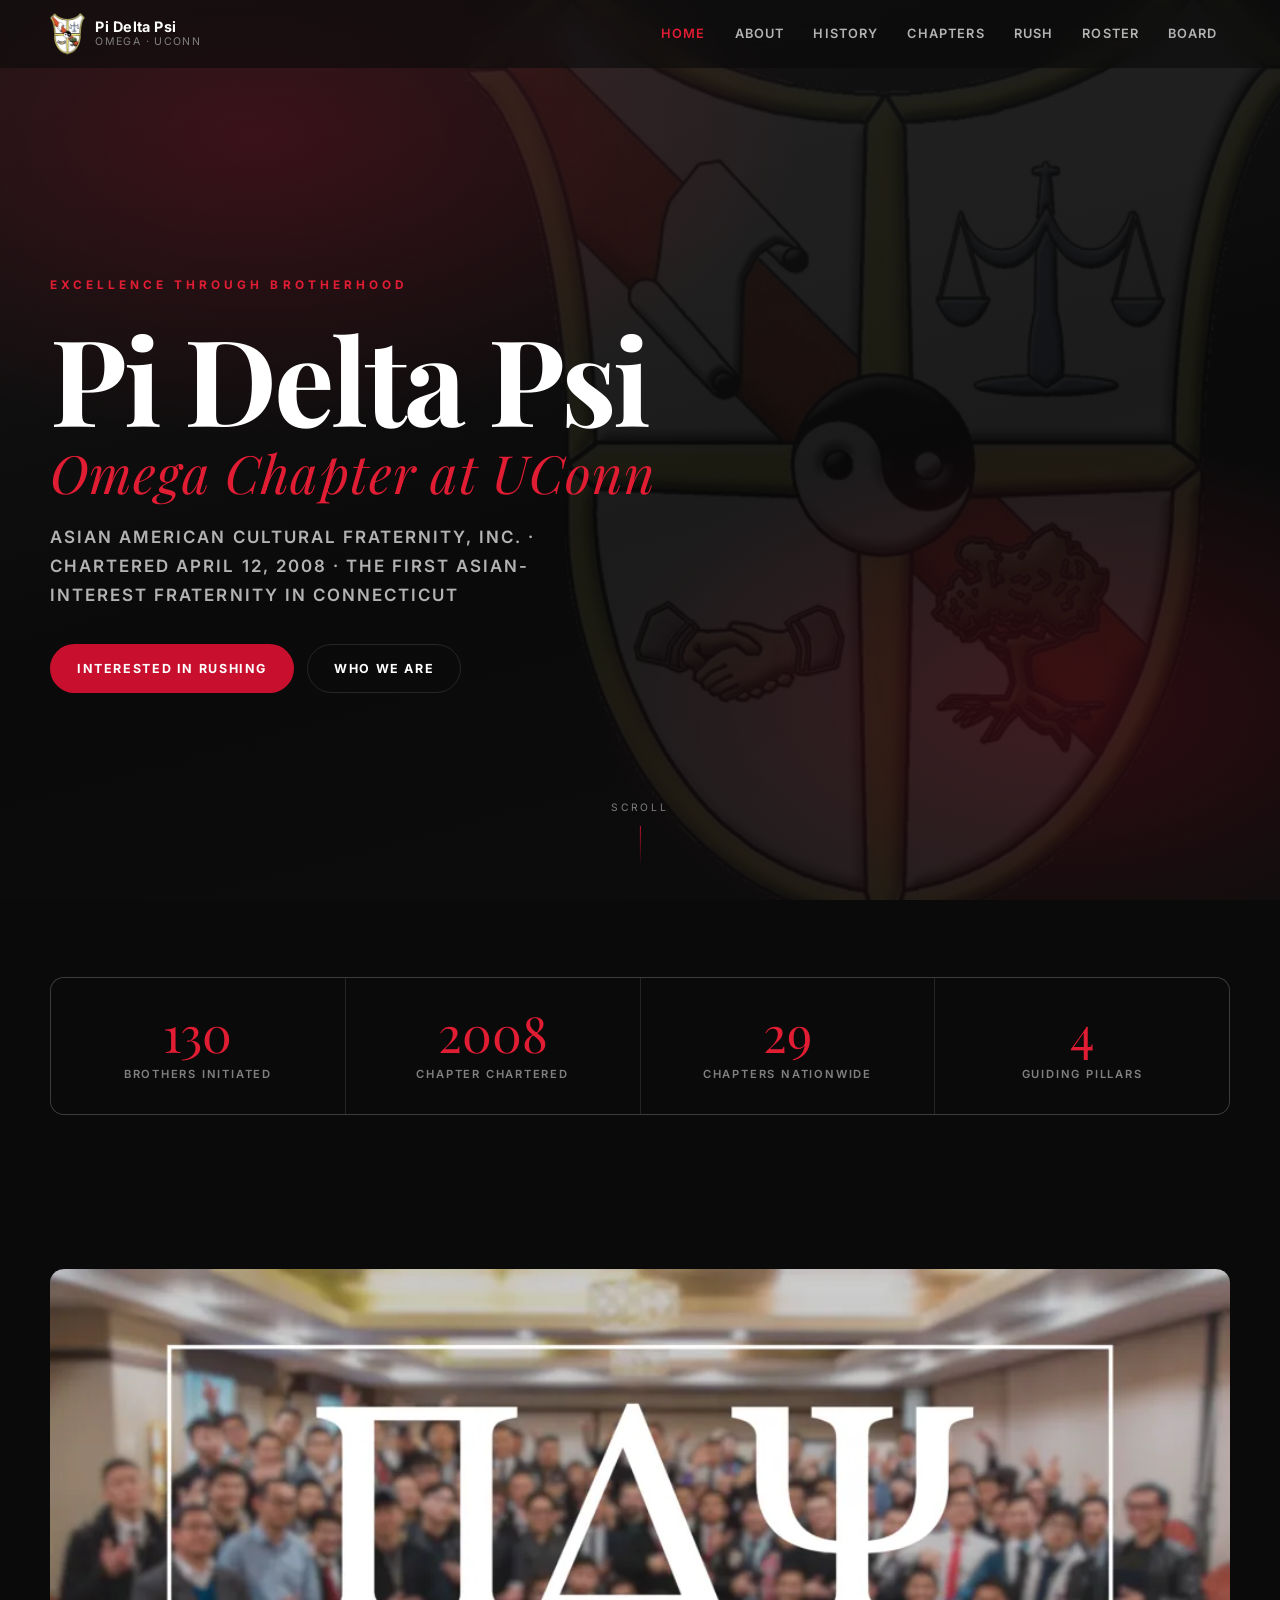
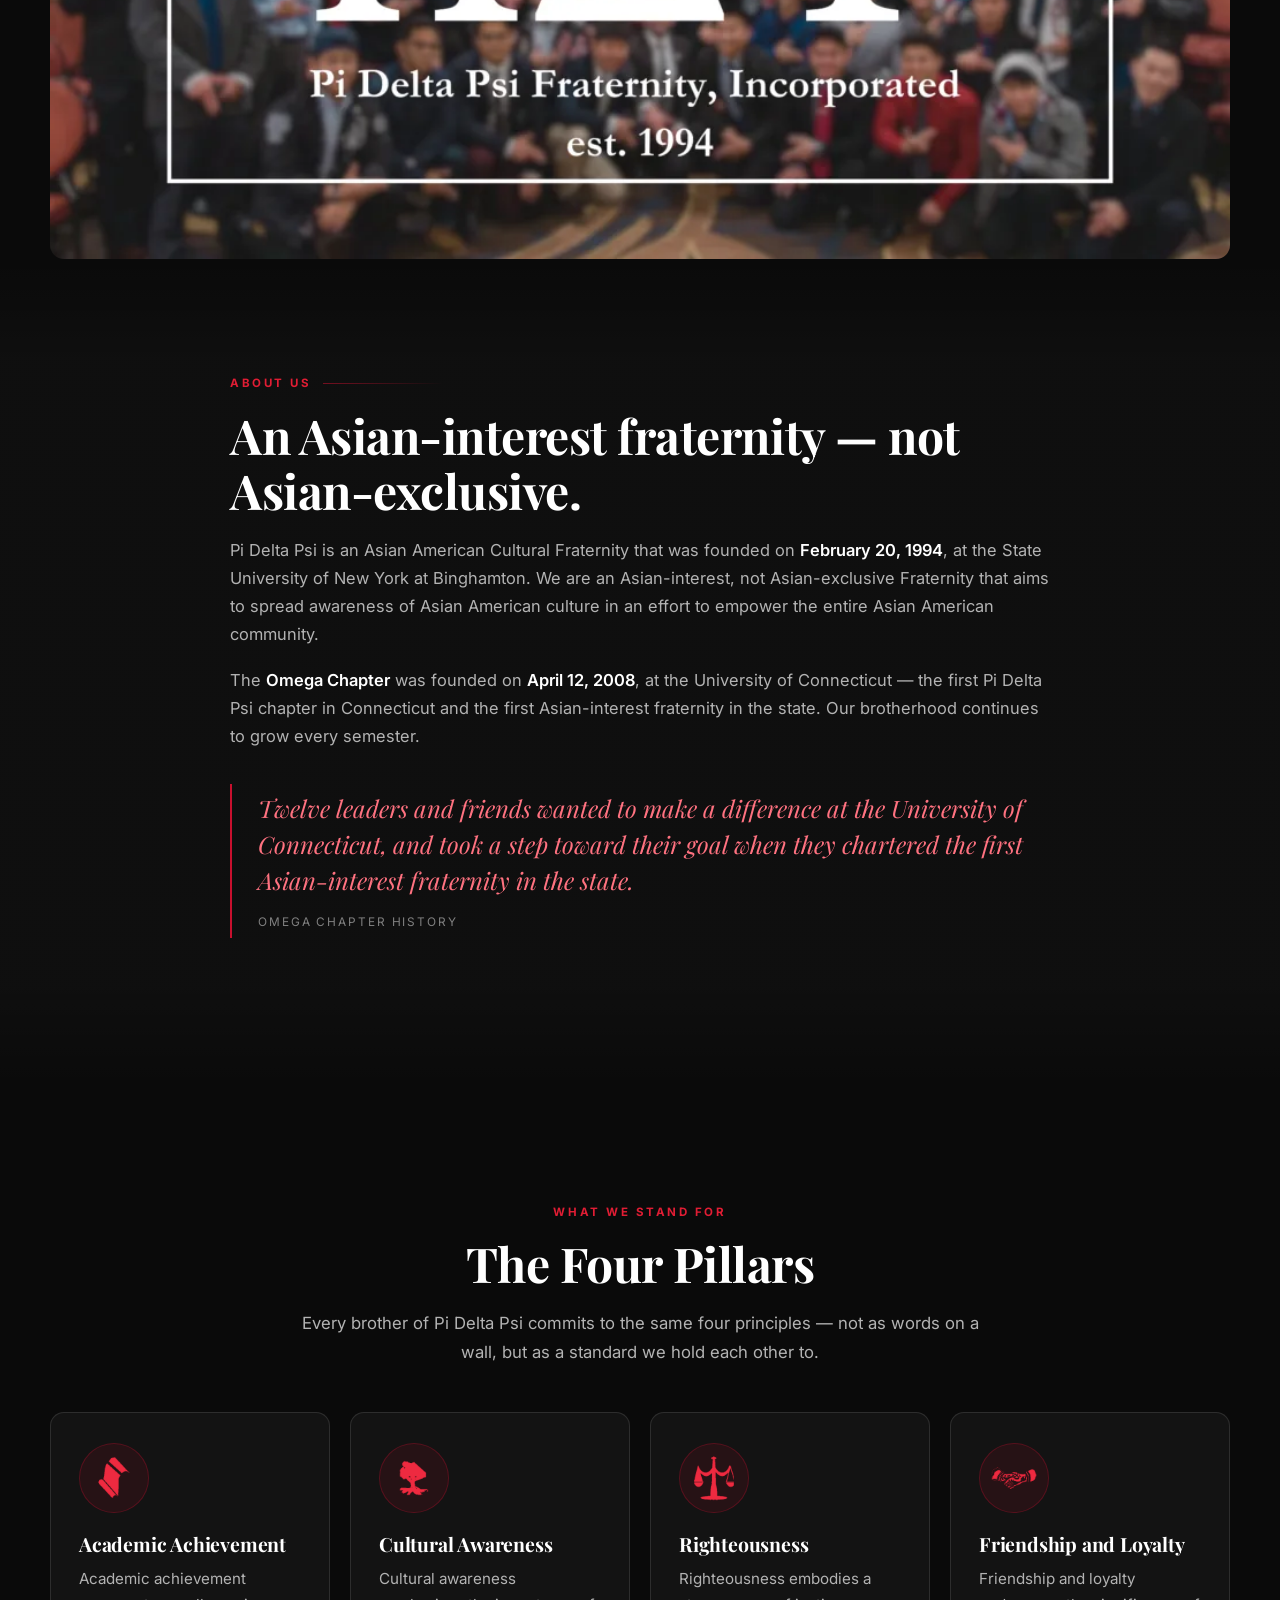
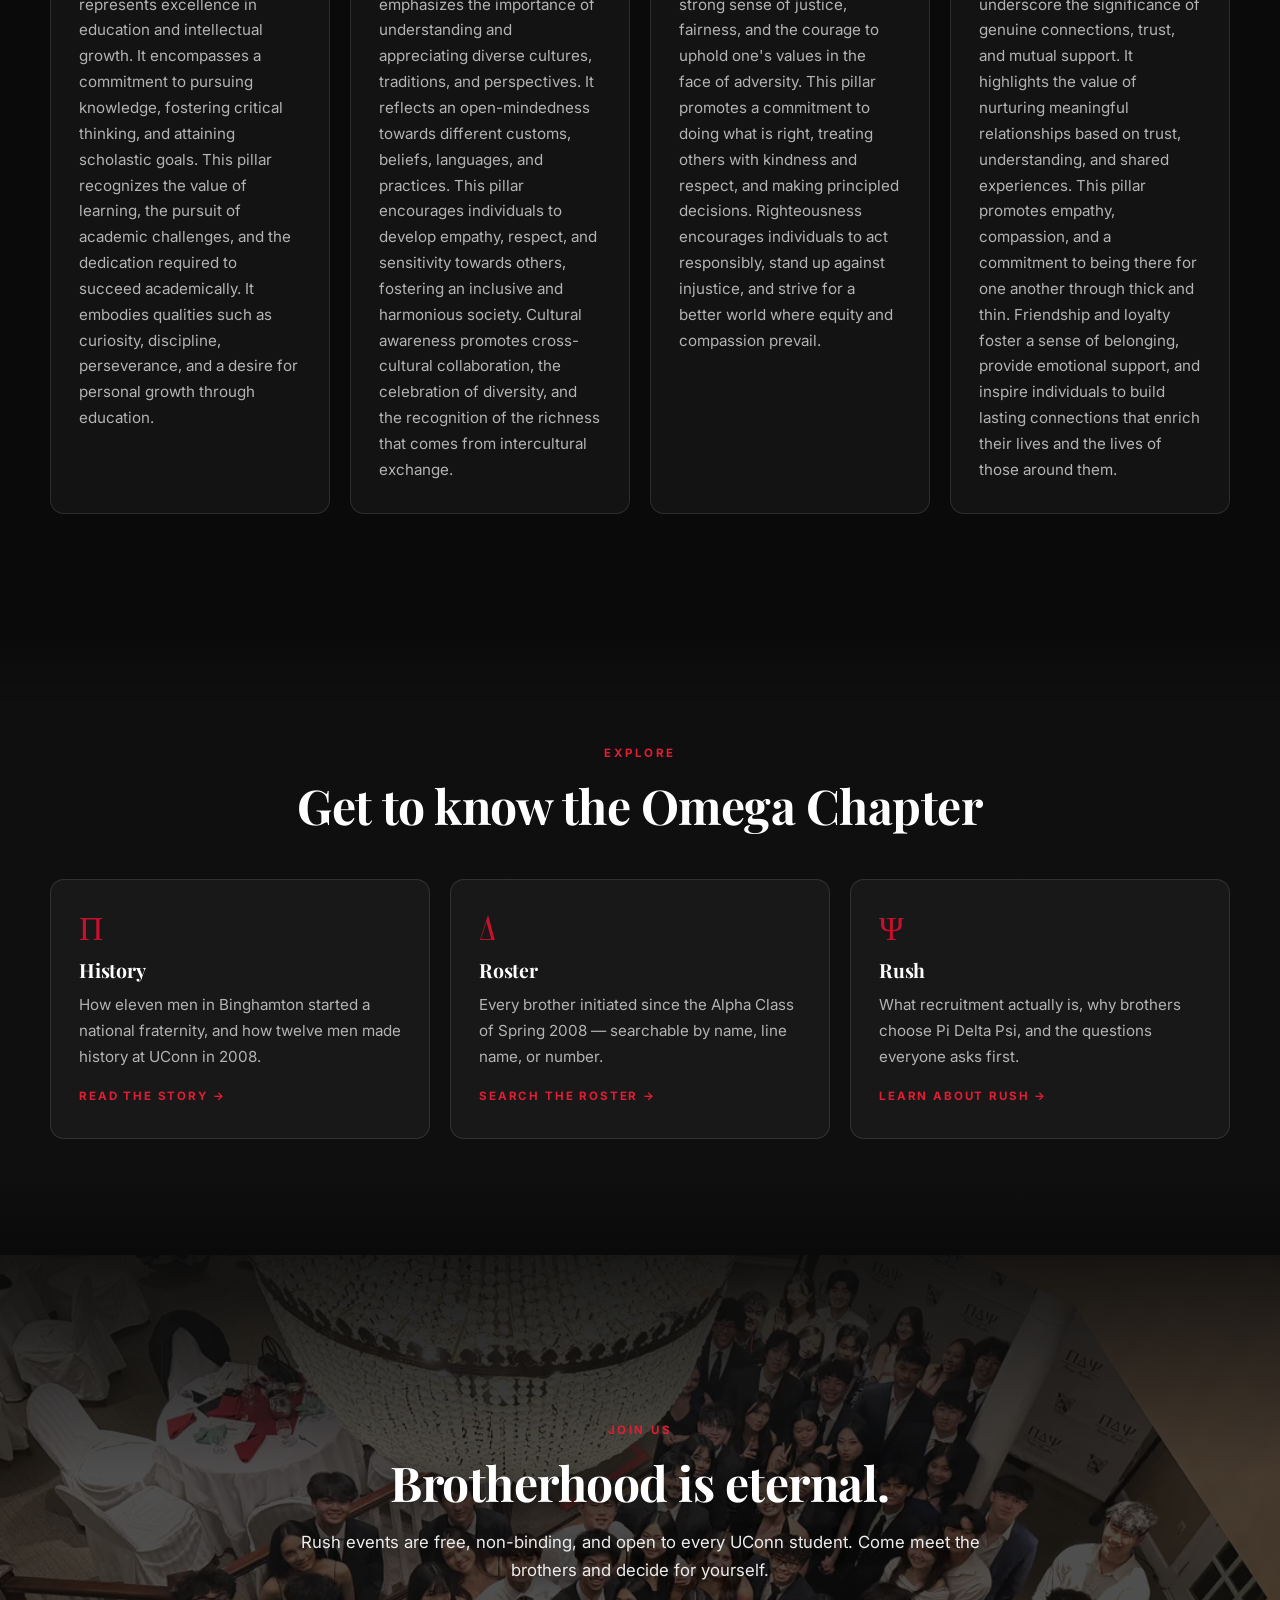
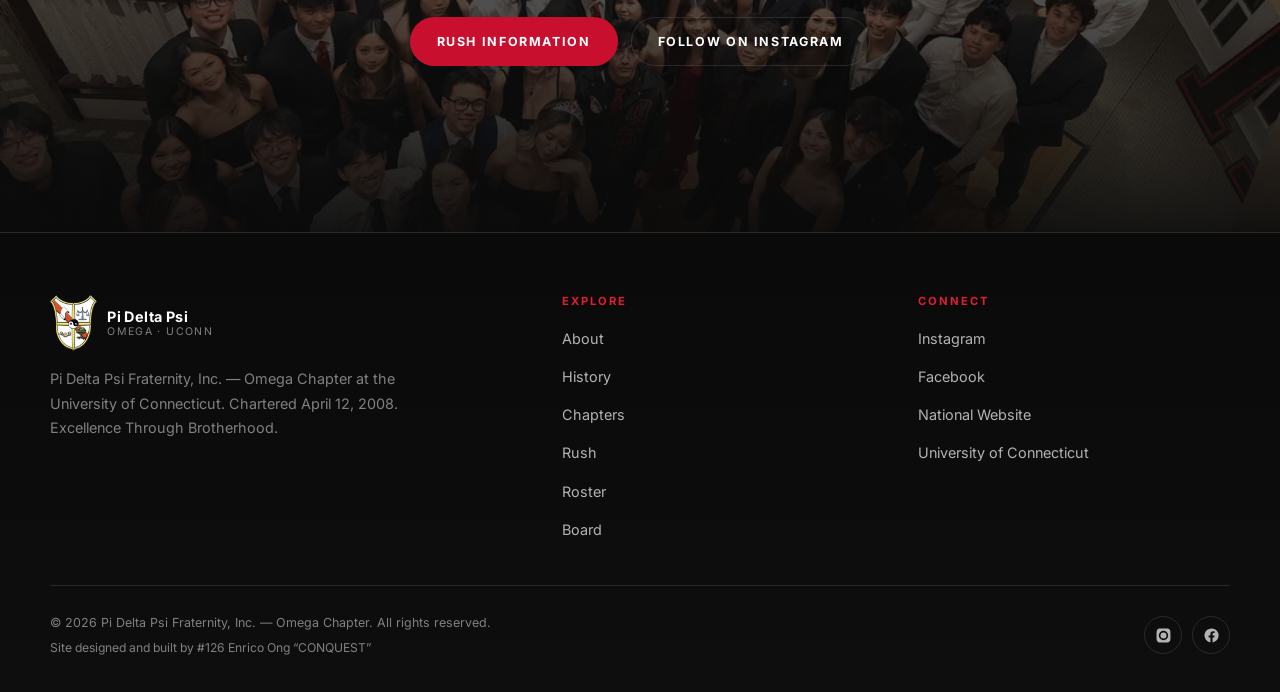
<file: index.html>
<!DOCTYPE html>
<html lang="en">
<head>
<meta charset="utf-8">
<meta name="viewport" content="width=device-width, initial-scale=1">
<title>Pi Delta Psi | Omega Chapter at UConn</title>
<meta name="description" content="Official website of Pi Delta Psi Fraternity, Inc. — Omega Chapter at the University of Connecticut. Excellence Through Brotherhood since 2008.">
<meta property="og:title" content="Pi Delta Psi | Omega Chapter at UConn">
<meta property="og:description" content="Excellence Through Brotherhood. Pi Delta Psi Fraternity, Inc. — Omega Chapter at the University of Connecticut.">
<meta property="og:type" content="website">
<link rel="icon" href="data:image/svg+xml,<svg xmlns='http://www.w3.org/2000/svg' viewBox='0 0 100 100'><text y='.9em' font-size='80' fill='%23c8102e'>Ω</text></svg>">
<link rel="preconnect" href="https://fonts.googleapis.com">
<link rel="preconnect" href="https://fonts.gstatic.com" crossorigin>
<link href="https://fonts.googleapis.com/css2?family=Inter:wght@400;600;700&family=Playfair+Display:ital,wght@0,400;0,700;1,400&display=swap" rel="stylesheet">
<link rel="stylesheet" href="assets/css/styles.css?v=24">
</head>
<body>

<header id="site-nav"></header>

<!-- ============================ HERO ============================ -->
<section class="hero">
  <div class="hero__bg"></div>
  <img class="hero__crest" src="assets/img/crest.webp" alt="" aria-hidden="true" decoding="async" fetchpriority="low">
  <div class="wrap hero__content">
    <p class="hero__kicker">Excellence Through Brotherhood</p>
    <h1>Pi Delta&nbsp;Psi<span class="thin">Omega Chapter at UConn</span></h1>
    <p class="hero__sub">Asian American Cultural Fraternity, Inc. &middot; Chartered April 12, 2008 &middot; The first Asian-interest fraternity in Connecticut</p>
    <div class="hero__actions">
      <a class="btn btn--primary" href="rush.html">Interested in Rushing</a>
      <a class="btn btn--ghost" href="about.html">Who We Are</a>
    </div>
  </div>
  <div class="hero__scroll" aria-hidden="true">Scroll</div>
</section>

<!-- ============================ STATS ============================ -->
<section class="section--tight">
  <div class="wrap">
    <div class="stats reveal">
      <div class="stat">
        <div class="stat__num" data-count="130">0</div>
        <div class="stat__label">Brothers Initiated</div>
      </div>
      <div class="stat">
        <div class="stat__num" data-count="2008">0</div>
        <div class="stat__label">Chapter Chartered</div>
      </div>
      <div class="stat">
        <div class="stat__num" data-count="29">0</div>
        <div class="stat__label">Chapters Nationwide</div>
      </div>
      <div class="stat">
        <div class="stat__num" data-count="4">0</div>
        <div class="stat__label">Guiding Pillars</div>
      </div>
    </div>
  </div>
</section>

<!-- ============================ BRAND MARK ============================ -->
<section class="section--tight" style="padding-bottom:0">
  <div class="wrap">
    <img class="brandmark" src="assets/img/band-national.webp"
         alt="Pi Delta Psi Fraternity, Incorporated. Established 1994."
         width="1024" height="512" loading="lazy" decoding="async">
  </div>
</section>

<!-- ============================ ABOUT ============================ -->
<section class="section section--alt">
  <div class="wrap-narrow">
    <p class="eyebrow reveal">About Us</p>
    <h2 class="section-title reveal">An Asian-interest fraternity &mdash; not Asian-exclusive.</h2>
    <div class="prose reveal">
      <p>Pi Delta Psi is an Asian American Cultural Fraternity that was founded on <strong>February 20, 1994</strong>, at the State University of New York at Binghamton. We are an Asian-interest, not Asian-exclusive Fraternity that aims to spread awareness of Asian American culture in an effort to empower the entire Asian American community.</p>
      <p>The <strong>Omega Chapter</strong> was founded on <strong>April 12, 2008</strong>, at the University of Connecticut &mdash; the first Pi Delta Psi chapter in Connecticut and the first Asian-interest fraternity in the state. Our brotherhood continues to grow every semester.</p>
      <div class="pull">
        Twelve leaders and friends wanted to make a difference at the University of Connecticut, and took a step toward their goal when they chartered the first Asian-interest fraternity in the state.
        <cite>Omega Chapter History</cite>
      </div>
    </div>
  </div>
</section>

<!-- ============================ PILLARS ============================ -->
<section class="section">
  <div class="wrap">
    <div class="center" style="margin-bottom:46px">
      <p class="eyebrow eyebrow--center reveal">What We Stand For</p>
      <h2 class="section-title reveal">The Four Pillars</h2>
      <p class="section-lede reveal">Every brother of Pi Delta Psi commits to the same four principles &mdash; not as words on a wall, but as a standard we hold each other to.</p>
    </div>
    <div class="grid grid--pillars" id="pillars"></div>
  </div>
</section>

<!-- ============================ EXPLORE ============================ -->
<section class="section section--alt">
  <div class="wrap">
    <div class="center" style="margin-bottom:46px">
      <p class="eyebrow eyebrow--center reveal">Explore</p>
      <h2 class="section-title reveal">Get to know the Omega Chapter</h2>
    </div>
    <div class="grid grid--3">
      <a class="card card--link reveal" data-delay="1" href="history.html">
        <span class="card__glyph" aria-hidden="true">Π</span>
        <h3>History</h3>
        <p>How eleven men in Binghamton started a national fraternity, and how twelve men made history at UConn in 2008.</p>
        <span class="card__go">Read the story &rarr;</span>
      </a>
      <a class="card card--link reveal" data-delay="2" href="roster.html">
        <span class="card__glyph" aria-hidden="true">Δ</span>
        <h3>Roster</h3>
        <p>Every brother initiated since the Alpha Class of Spring 2008 &mdash; searchable by name, line name, or number.</p>
        <span class="card__go">Search the roster &rarr;</span>
      </a>
      <a class="card card--link reveal" data-delay="3" href="rush.html">
        <span class="card__glyph" aria-hidden="true">Ψ</span>
        <h3>Rush</h3>
        <p>What recruitment actually is, why brothers choose Pi Delta Psi, and the questions everyone asks first.</p>
        <span class="card__go">Learn about rush &rarr;</span>
      </a>
    </div>
  </div>
</section>

<!-- ============================ CTA ============================ -->
<section class="section section--photo section--banquet">
  <div class="wrap-narrow center">
    <p class="eyebrow eyebrow--center reveal">Join Us</p>
    <h2 class="section-title reveal">Brotherhood is eternal.</h2>
    <p class="section-lede reveal" style="margin-bottom:32px">Rush events are free, non-binding, and open to every UConn student. Come meet the brothers and decide for yourself.</p>
    <div class="reveal" style="display:flex;gap:13px;justify-content:center;flex-wrap:wrap">
      <a class="btn btn--primary" href="rush.html">Rush Information</a>
      <a class="btn btn--ghost" href="https://www.instagram.com/uconnpdpsi/" target="_blank" rel="noopener">Follow on Instagram</a>
    </div>
  </div>
</section>

<footer id="site-footer"></footer>
<button class="totop" id="to-top" aria-label="Back to top">&uarr;</button>

<noscript>
  <div style="padding:20px;text-align:center;color:#9aa4bd">This site uses JavaScript for navigation and the roster. Please enable it for the full experience.</div>
</noscript>

<script src="assets/js/data.js?v=24"></script>
<script src="assets/js/main.js?v=24"></script>
</body>
</html>
</file>
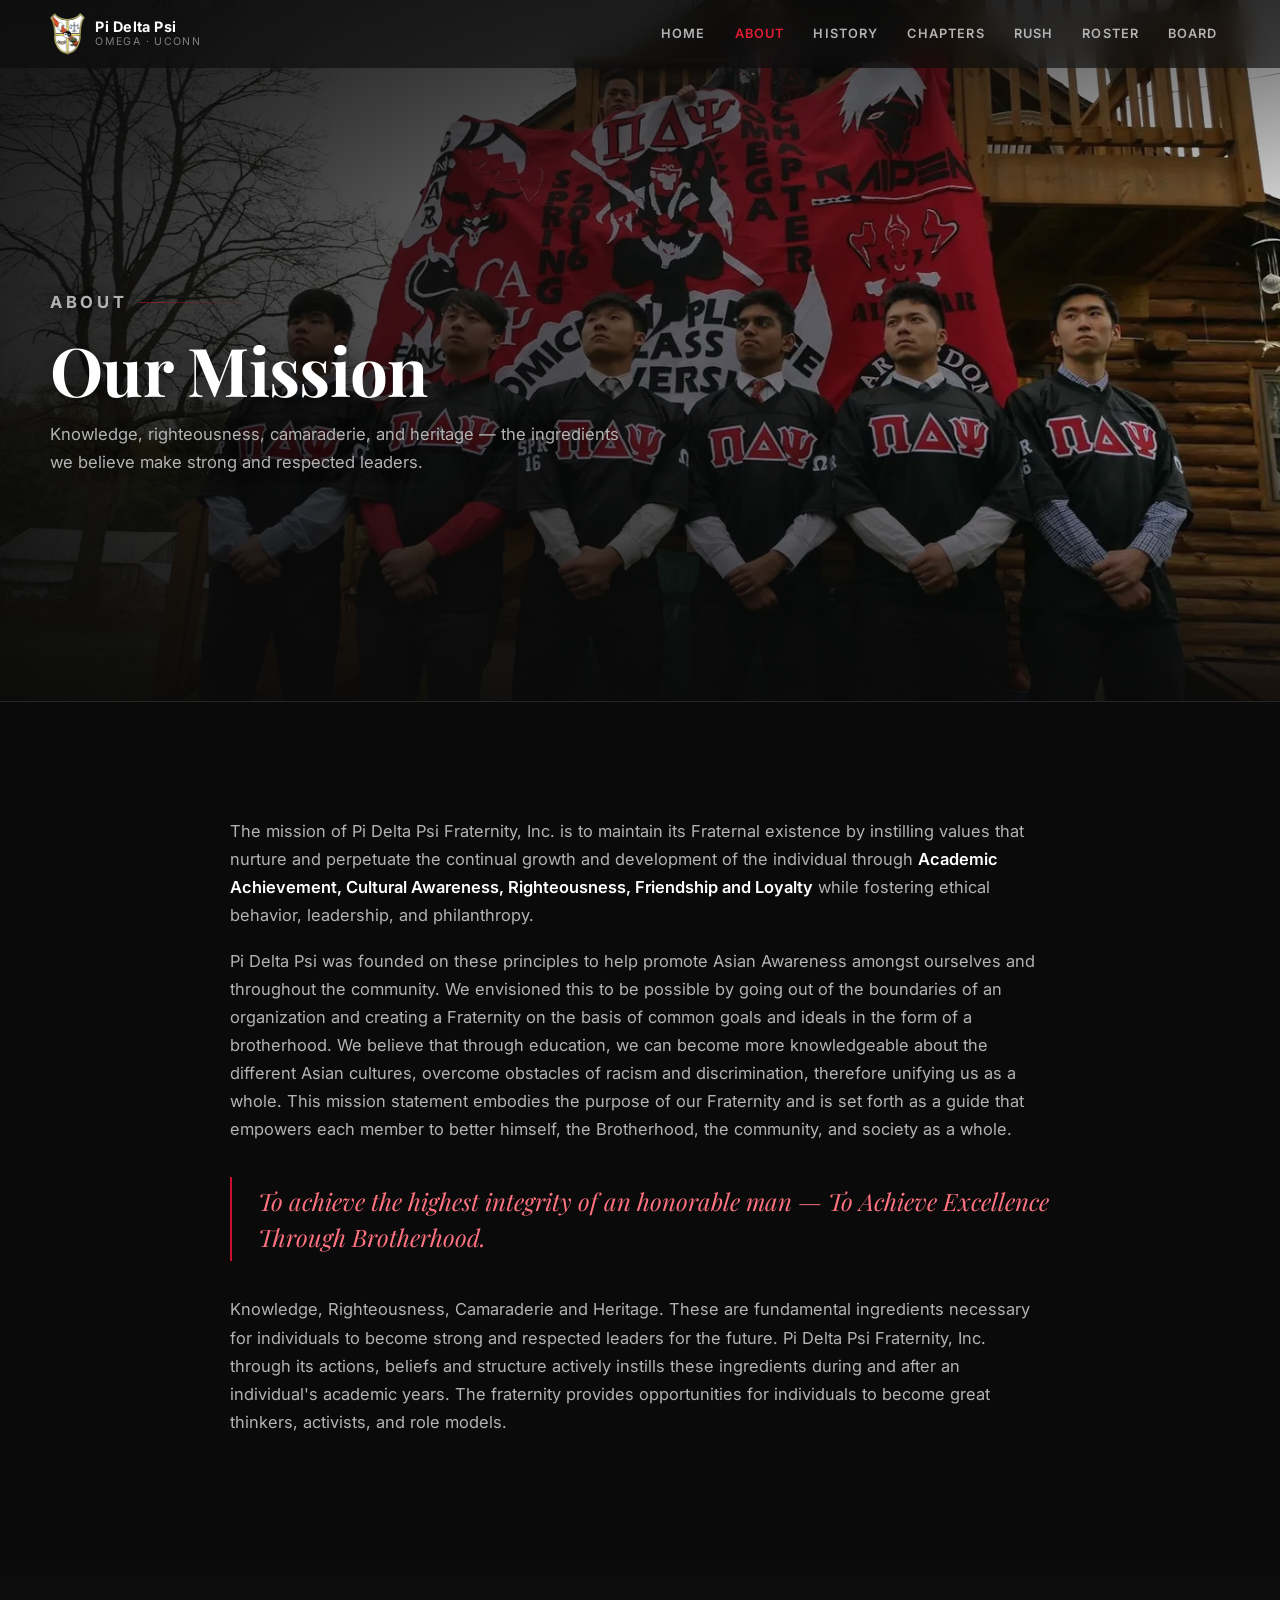
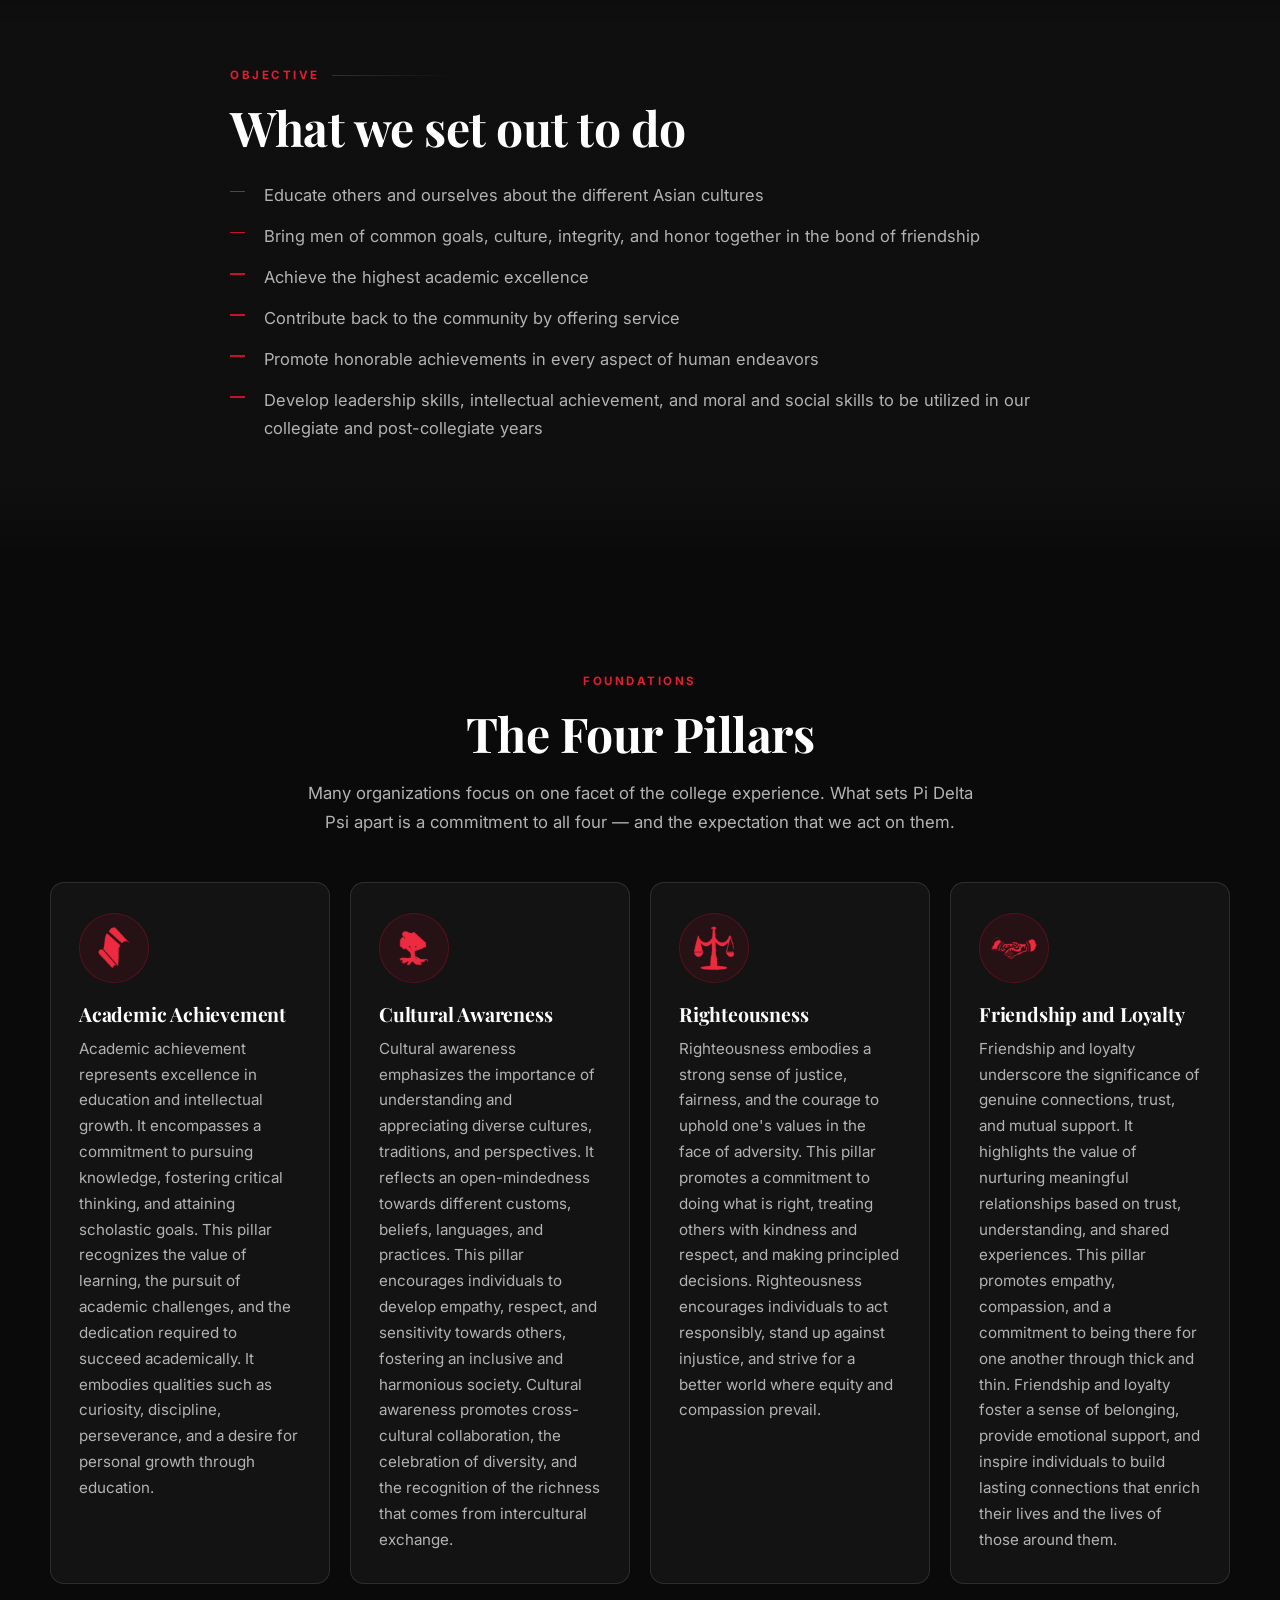
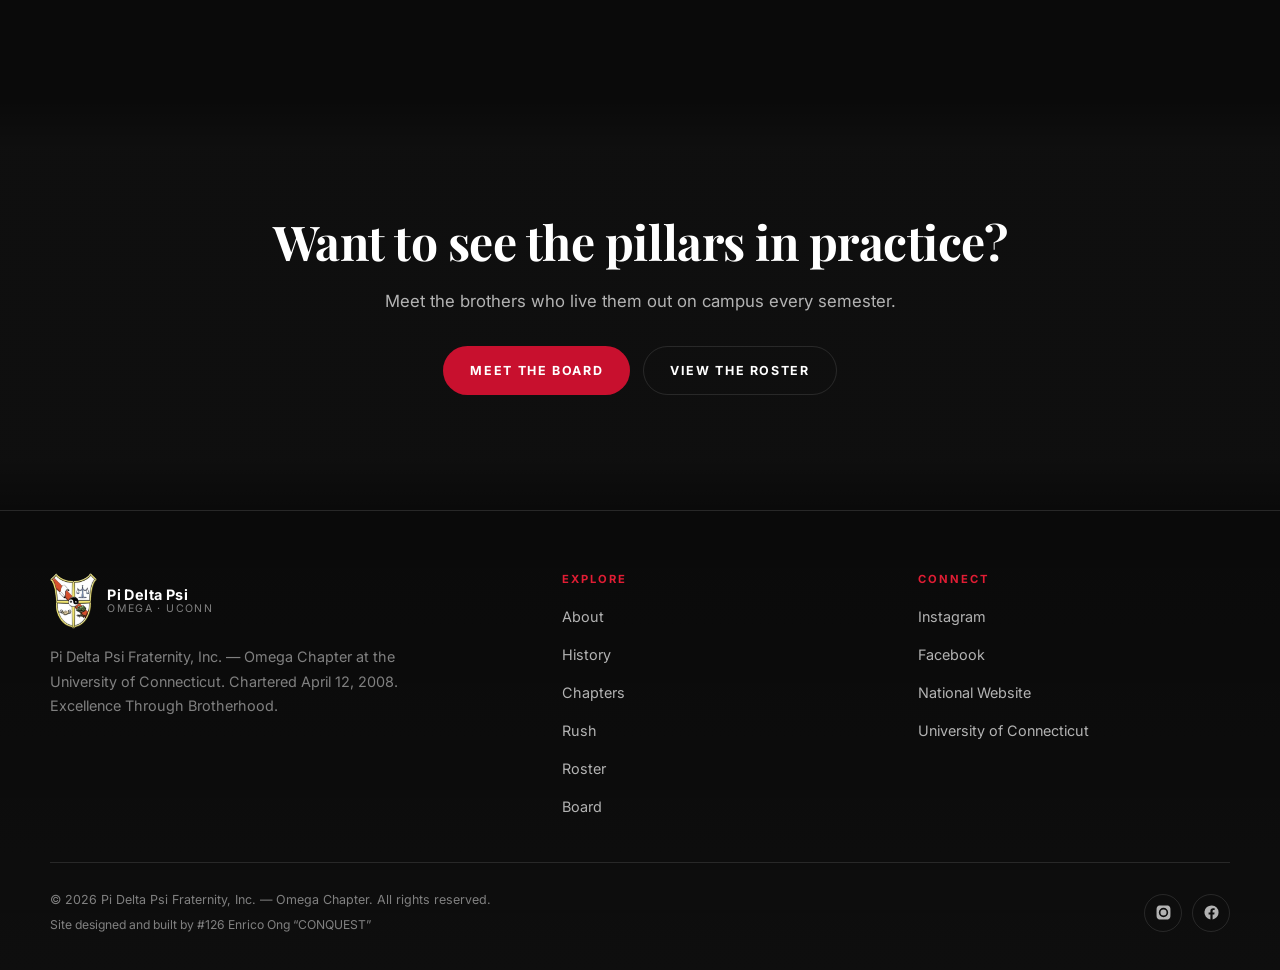
<file: about.html>
<!DOCTYPE html>
<html lang="en">
<head>
<meta charset="utf-8">
<meta name="viewport" content="width=device-width, initial-scale=1">
<title>About | Pi Delta Psi &mdash; Omega Chapter</title>
<meta name="description" content="The mission, objectives, and four pillars of Pi Delta Psi Fraternity, Inc. — Omega Chapter at the University of Connecticut.">
<link rel="icon" href="data:image/svg+xml,<svg xmlns='http://www.w3.org/2000/svg' viewBox='0 0 100 100'><text y='.9em' font-size='80' fill='%23c8102e'>Ω</text></svg>">
<link rel="preconnect" href="https://fonts.googleapis.com">
<link rel="preconnect" href="https://fonts.gstatic.com" crossorigin>
<link href="https://fonts.googleapis.com/css2?family=Inter:wght@400;600;700&family=Playfair+Display:ital,wght@0,400;0,700;1,400&display=swap" rel="stylesheet">
<link rel="stylesheet" href="assets/css/styles.css?v=24">
</head>
<body>

<header id="site-nav"></header>

<section class="pagehead pagehead--photo pagehead--about">
  <div class="pagehead__glyph" aria-hidden="true">Α</div>
  <div class="wrap">
    <p class="eyebrow">About</p>
    <h1>Our Mission</h1>
    <p>Knowledge, righteousness, camaraderie, and heritage &mdash; the ingredients we believe make strong and respected leaders.</p>
  </div>
</section>

<!-- ============================ MISSION ============================ -->
<section class="section">
  <div class="wrap-narrow prose">
    <p class="reveal">The mission of Pi Delta Psi Fraternity, Inc. is to maintain its Fraternal existence by instilling values that nurture and perpetuate the continual growth and development of the individual through <strong>Academic Achievement, Cultural Awareness, Righteousness, Friendship and Loyalty</strong> while fostering ethical behavior, leadership, and philanthropy.</p>

    <p class="reveal">Pi Delta Psi was founded on these principles to help promote Asian Awareness amongst ourselves and throughout the community. We envisioned this to be possible by going out of the boundaries of an organization and creating a Fraternity on the basis of common goals and ideals in the form of a brotherhood. We believe that through education, we can become more knowledgeable about the different Asian cultures, overcome obstacles of racism and discrimination, therefore unifying us as a whole. This mission statement embodies the purpose of our Fraternity and is set forth as a guide that empowers each member to better himself, the Brotherhood, the community, and society as a whole.</p>

    <div class="pull reveal">
      To achieve the highest integrity of an honorable man &mdash; To Achieve Excellence Through Brotherhood.
    </div>

    <p class="reveal">Knowledge, Righteousness, Camaraderie and Heritage. These are fundamental ingredients necessary for individuals to become strong and respected leaders for the future. Pi Delta Psi Fraternity, Inc. through its actions, beliefs and structure actively instills these ingredients during and after an individual's academic years. The fraternity provides opportunities for individuals to become great thinkers, activists, and role models.</p>
  </div>
</section>

<!-- ============================ OBJECTIVES ============================ -->
<section class="section section--alt">
  <div class="wrap-narrow">
    <p class="eyebrow reveal">Objective</p>
    <h2 class="section-title reveal">What we set out to do</h2>
    <ul class="checklist reveal" style="margin-top:26px">
      <li>Educate others and ourselves about the different Asian cultures</li>
      <li>Bring men of common goals, culture, integrity, and honor together in the bond of friendship</li>
      <li>Achieve the highest academic excellence</li>
      <li>Contribute back to the community by offering service</li>
      <li>Promote honorable achievements in every aspect of human endeavors</li>
      <li>Develop leadership skills, intellectual achievement, and moral and social skills to be utilized in our collegiate and post-collegiate years</li>
    </ul>
  </div>
</section>

<!-- ============================ PILLARS ============================ -->
<section class="section">
  <div class="wrap">
    <div class="center" style="margin-bottom:46px">
      <p class="eyebrow eyebrow--center reveal">Foundations</p>
      <h2 class="section-title reveal">The Four Pillars</h2>
      <p class="section-lede reveal">Many organizations focus on one facet of the college experience. What sets Pi Delta Psi apart is a commitment to all four &mdash; and the expectation that we act on them.</p>
    </div>
    <div class="grid grid--pillars" id="pillars"></div>
  </div>
</section>

<!-- ============================ CTA ============================ -->
<section class="section section--alt">
  <div class="wrap-narrow center">
    <h2 class="section-title reveal">Want to see the pillars in practice?</h2>
    <p class="section-lede reveal" style="margin-bottom:30px">Meet the brothers who live them out on campus every semester.</p>
    <div class="reveal" style="display:flex;gap:13px;justify-content:center;flex-wrap:wrap">
      <a class="btn btn--primary" href="board.html">Meet the Board</a>
      <a class="btn btn--ghost" href="roster.html">View the Roster</a>
    </div>
  </div>
</section>

<footer id="site-footer"></footer>
<button class="totop" id="to-top" aria-label="Back to top">&uarr;</button>

<script src="assets/js/data.js?v=24"></script>
<script src="assets/js/main.js?v=24"></script>
</body>
</html>
</file>
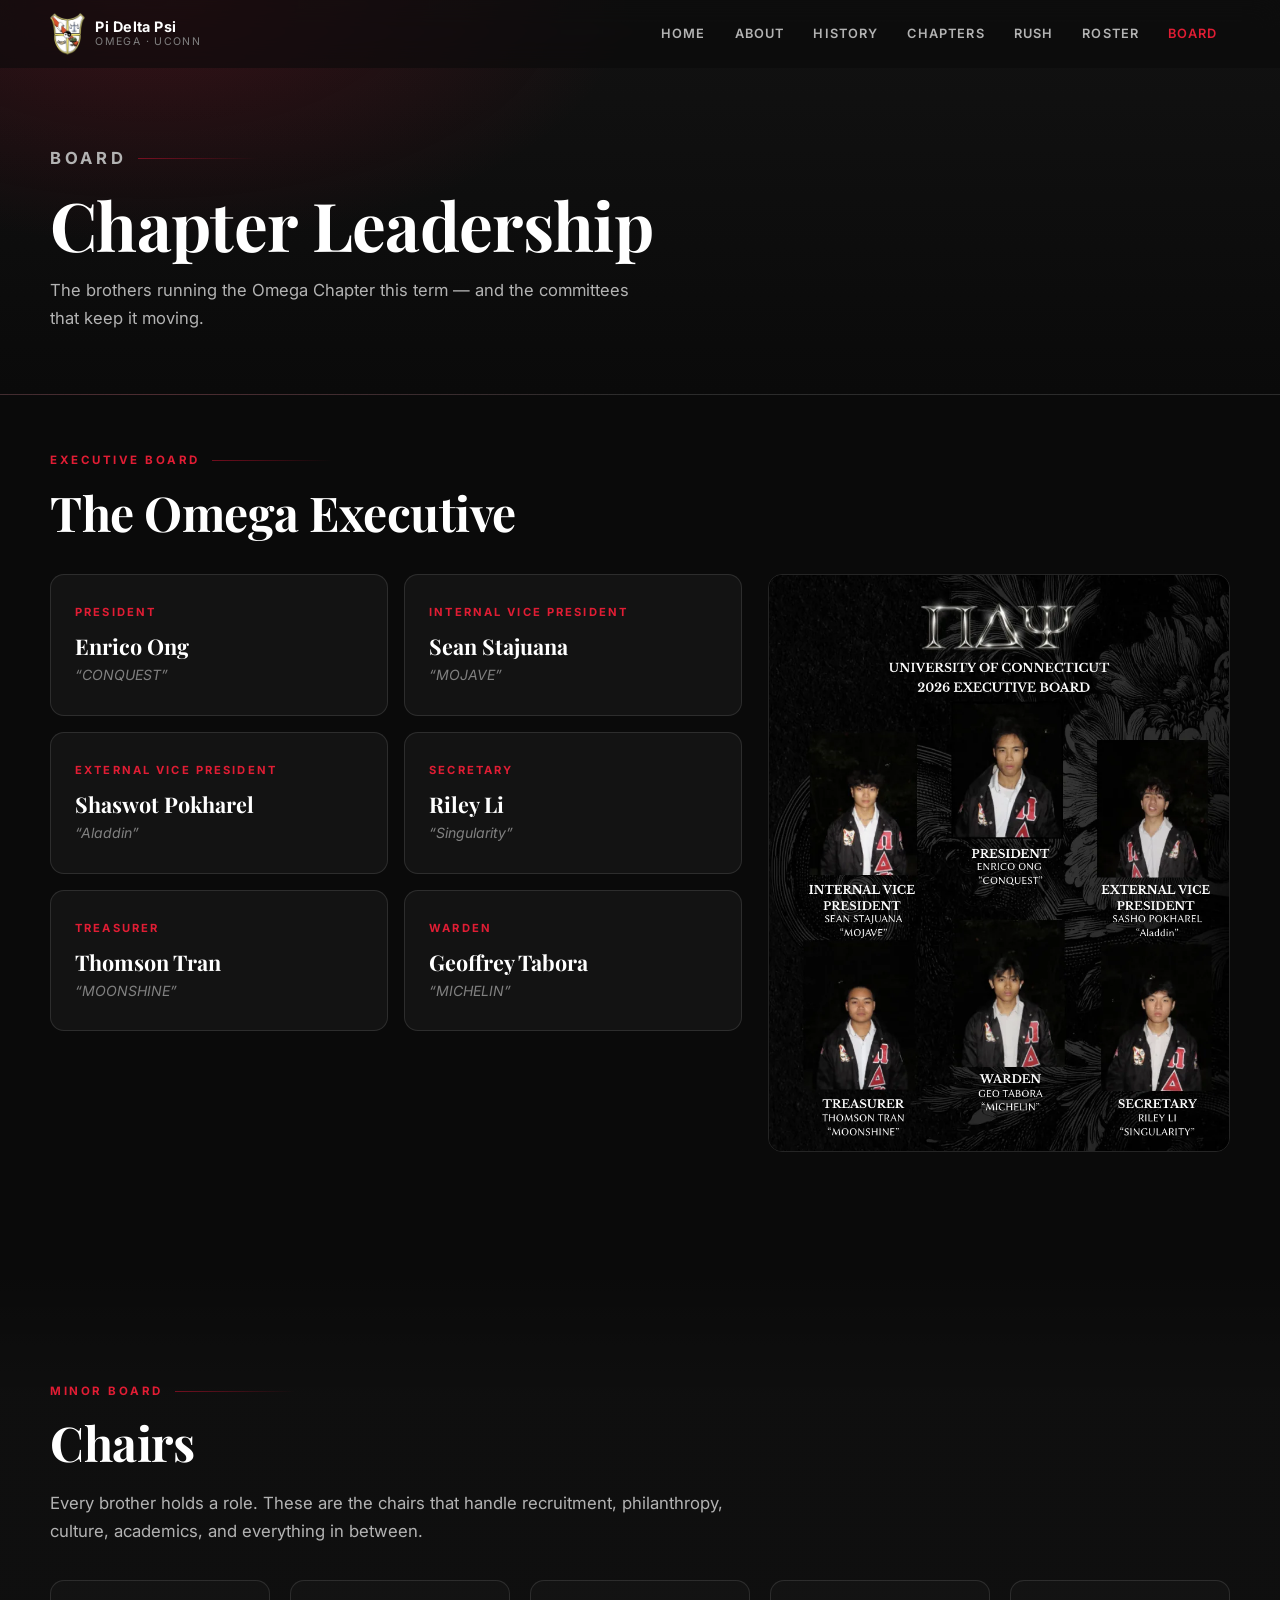
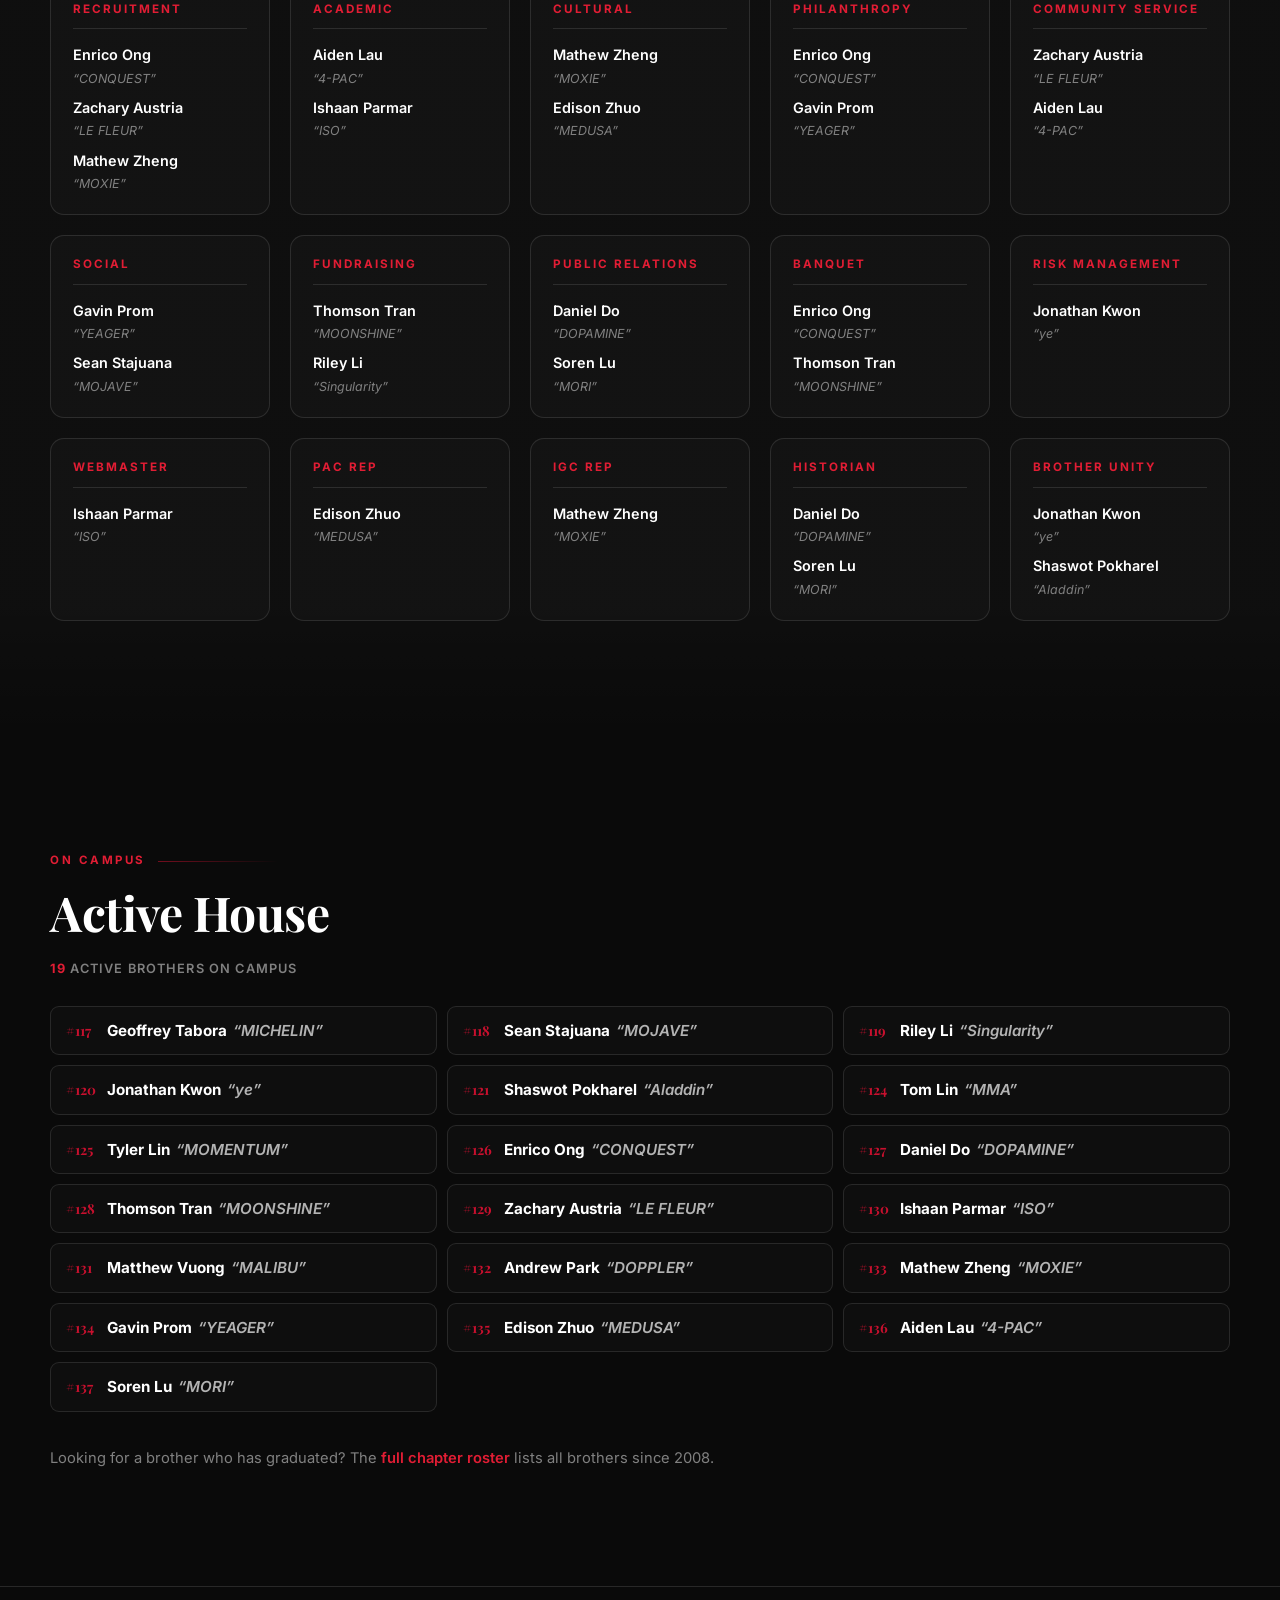
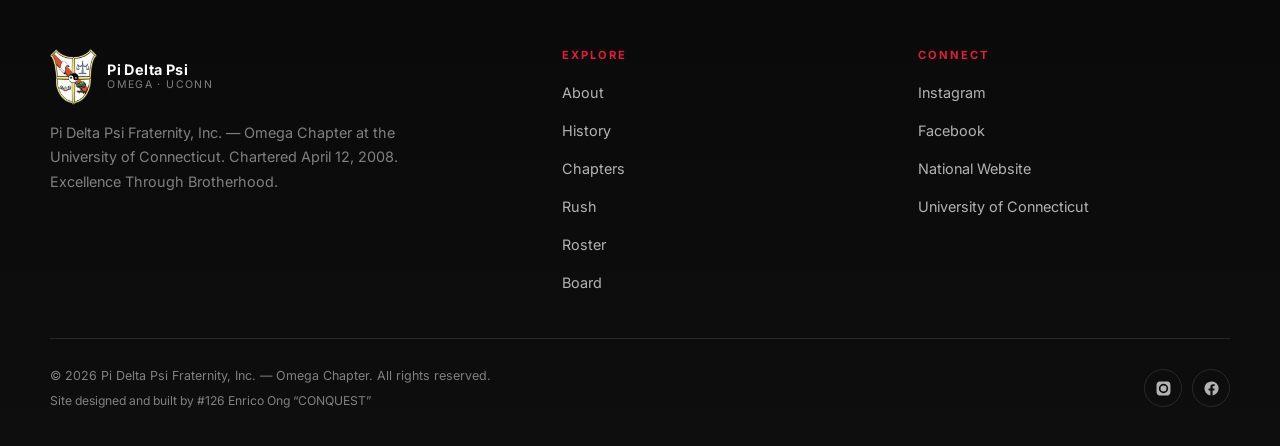
<file: board.html>
<!DOCTYPE html>
<html lang="en">
<head>
<meta charset="utf-8">
<meta name="viewport" content="width=device-width, initial-scale=1">
<title>Board | Pi Delta Psi &mdash; Omega Chapter</title>
<meta name="description" content="The executive board, minor board committees, and active house of Pi Delta Psi's Omega Chapter at the University of Connecticut.">
<link rel="icon" href="data:image/svg+xml,<svg xmlns='http://www.w3.org/2000/svg' viewBox='0 0 100 100'><text y='.9em' font-size='80' fill='%23c8102e'>Ω</text></svg>">
<link rel="preconnect" href="https://fonts.googleapis.com">
<link rel="preconnect" href="https://fonts.gstatic.com" crossorigin>
<link href="https://fonts.googleapis.com/css2?family=Inter:wght@400;600;700&family=Playfair+Display:ital,wght@0,400;0,700;1,400&display=swap" rel="stylesheet">
<link rel="stylesheet" href="assets/css/styles.css?v=24">
</head>
<body>

<header id="site-nav"></header>

<section class="pagehead">
  <div class="pagehead__glyph" aria-hidden="true">Π</div>
  <div class="wrap">
    <p class="eyebrow">Board</p>
    <h1>Chapter Leadership</h1>
    <p>The brothers running the Omega Chapter this term &mdash; and the committees that keep it moving.</p>
  </div>
</section>

<!-- ============================ EXEC ============================ -->
<section class="section" style="padding-top:56px">
  <div class="wrap">
    <p class="eyebrow reveal">Executive Board</p>
    <h2 class="section-title reveal" style="margin-bottom:34px">The Omega Executive</h2>
    <div class="execwrap">
      <div class="exec" id="exec-board"></div>
      <figure class="execposter reveal">
        <img src="assets/img/board-2026.webp"
             alt="University of Connecticut 2026 Executive Board"
             width="792" height="992" loading="lazy" decoding="async">
      </figure>
    </div>
  </div>
</section>

<!-- ============================ COMMITTEES ============================ -->
<section class="section section--alt">
  <div class="wrap">
    <p class="eyebrow reveal">Minor Board</p>
    <h2 class="section-title reveal">Chairs</h2>
    <p class="section-lede reveal" style="margin-bottom:34px">Every brother holds a role. These are the chairs that handle recruitment, philanthropy, culture, academics, and everything in between.</p>
    <div class="grid grid--4" id="committees"></div>
  </div>
</section>

<!-- ============================ ACTIVE HOUSE ============================ -->
<section class="section">
  <div class="wrap">
    <p class="eyebrow reveal">On Campus</p>
    <h2 class="section-title reveal">Active House</h2>
    <p class="resultcount reveal" id="house-count"></p>
    <div class="brothers reveal" id="active-house"></div>

    <p class="reveal" style="margin-top:34px;color:var(--text-dim);font-size:.92rem">
      Looking for a brother who has graduated? The <a href="roster.html" style="color:var(--red-400);font-weight:600">full chapter roster</a> lists all brothers since 2008.
    </p>
  </div>
</section>

<footer id="site-footer"></footer>
<button class="totop" id="to-top" aria-label="Back to top">&uarr;</button>

<script src="assets/js/data.js?v=24"></script>
<script src="assets/js/main.js?v=24"></script>
</body>
</html>
</file>
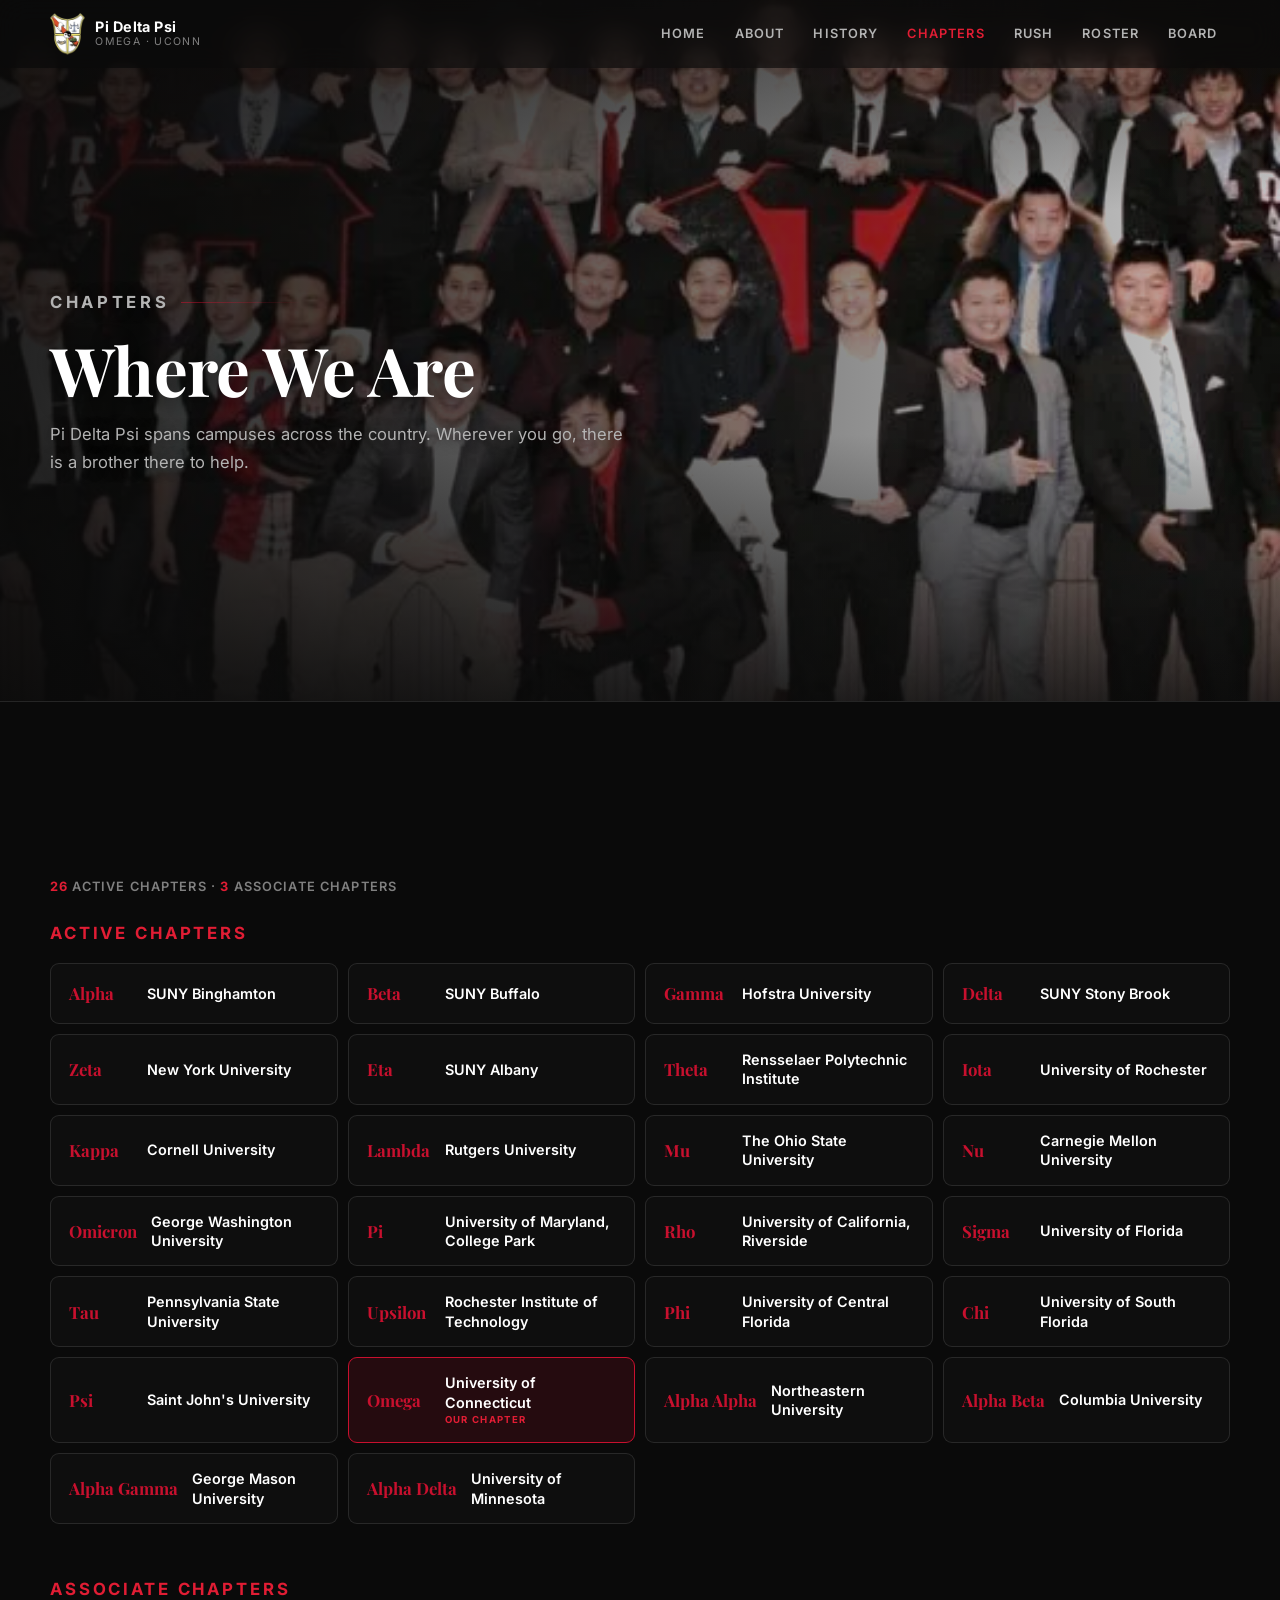
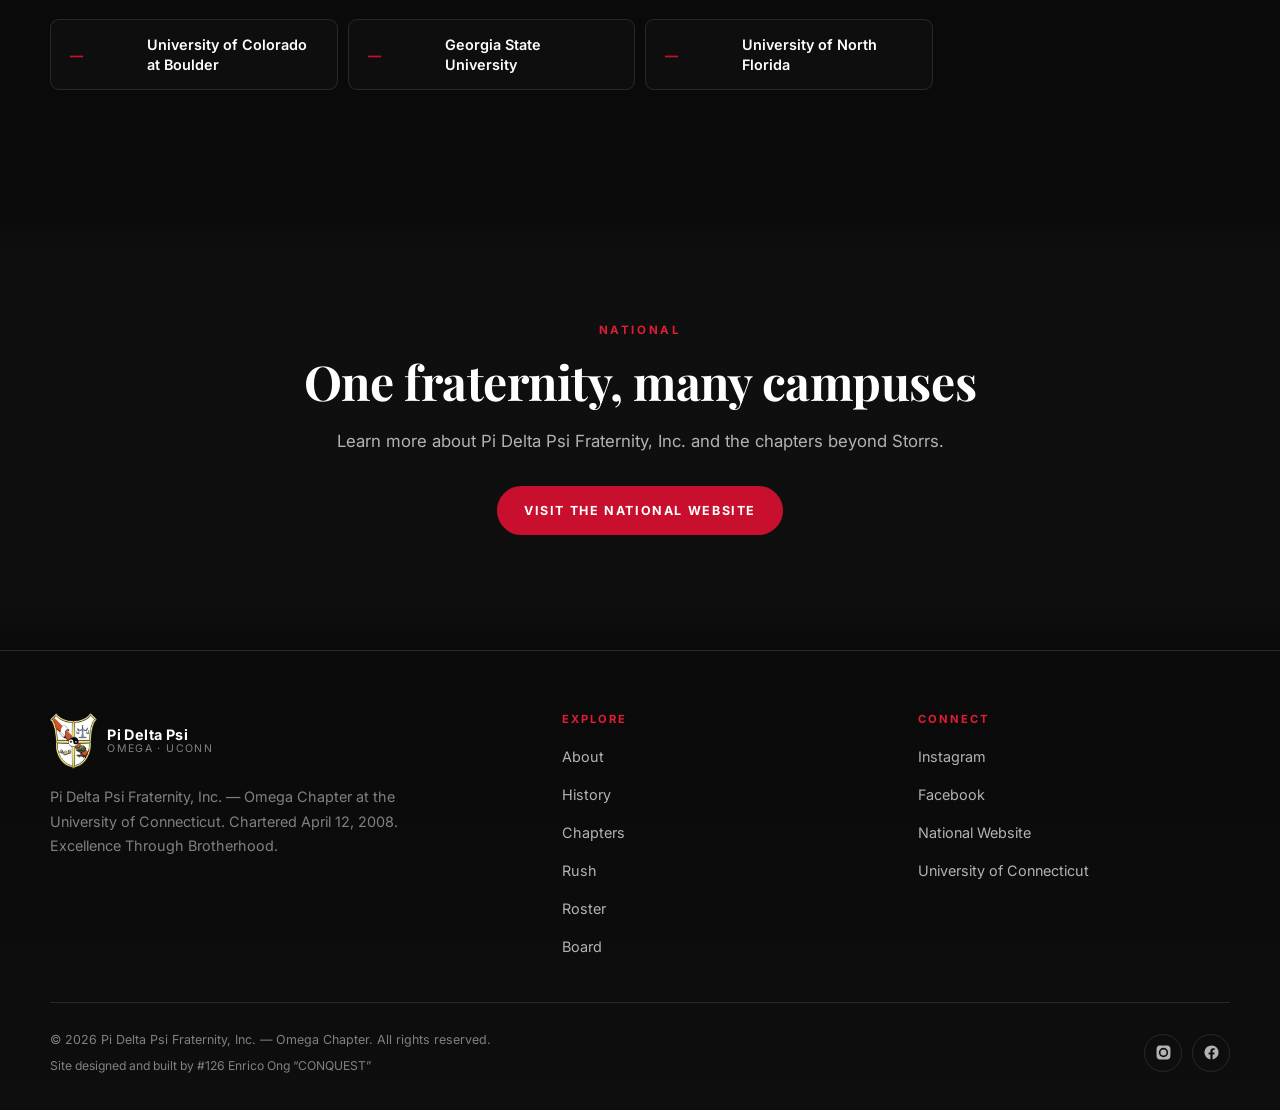
<file: chapters.html>
<!DOCTYPE html>
<html lang="en">
<head>
<meta charset="utf-8">
<meta name="viewport" content="width=device-width, initial-scale=1">
<title>Chapters | Pi Delta Psi &mdash; Omega Chapter</title>
<meta name="description" content="Every active and associate chapter of Pi Delta Psi Fraternity, Inc. nationwide — searchable by school or Greek letter.">
<link rel="icon" href="data:image/svg+xml,<svg xmlns='http://www.w3.org/2000/svg' viewBox='0 0 100 100'><text y='.9em' font-size='80' fill='%23c8102e'>Ω</text></svg>">
<link rel="preconnect" href="https://fonts.googleapis.com">
<link rel="preconnect" href="https://fonts.gstatic.com" crossorigin>
<link href="https://fonts.googleapis.com/css2?family=Inter:wght@400;600;700&family=Playfair+Display:ital,wght@0,400;0,700;1,400&display=swap" rel="stylesheet">
<link rel="stylesheet" href="assets/css/styles.css?v=24">
</head>
<body>

<header id="site-nav"></header>

<section class="pagehead pagehead--photo pagehead--chapters">
  <div class="pagehead__glyph" aria-hidden="true">Ω</div>
  <div class="wrap">
    <p class="eyebrow">Chapters</p>
    <h1>Where We Are</h1>
    <p>Pi Delta Psi spans campuses across the country. Wherever you go, there is a brother there to help.</p>
  </div>
</section>

<section class="section">
  <div class="wrap">

    <div class="controls reveal">
      <div class="search">
        <span class="search__icon" aria-hidden="true">&#9906;</span>
        <input type="search" id="chapters-search" placeholder="Search by school or Greek letter&hellip;" aria-label="Search chapters" autocomplete="off">
        <button class="search__clear" id="chapters-clear" type="button" aria-label="Clear search">&times;</button>
      </div>
    </div>
    <p class="resultcount" id="chapters-count"></p>

    <h2 style="font-size:1.05rem;font-family:var(--font-body);letter-spacing:.17em;text-transform:uppercase;color:var(--red-400);margin-bottom:20px">Active Chapters</h2>
    <div class="chapters reveal" id="chapters-active"></div>

    <div id="associate-section" style="margin-top:56px">
      <h2 style="font-size:1.05rem;font-family:var(--font-body);letter-spacing:.17em;text-transform:uppercase;color:var(--red-400);margin-bottom:20px">Associate Chapters</h2>
      <div class="chapters reveal" id="chapters-associate"></div>
    </div>

  </div>
</section>

<section class="section section--alt">
  <div class="wrap-narrow center">
    <p class="eyebrow eyebrow--center reveal">National</p>
    <h2 class="section-title reveal">One fraternity, many campuses</h2>
    <p class="section-lede reveal" style="margin-bottom:30px">Learn more about Pi Delta Psi Fraternity, Inc. and the chapters beyond Storrs.</p>
    <a class="btn btn--primary reveal" href="https://www.pideltapsi.com/" target="_blank" rel="noopener">Visit the National Website</a>
  </div>
</section>

<footer id="site-footer"></footer>
<button class="totop" id="to-top" aria-label="Back to top">&uarr;</button>

<script src="assets/js/data.js?v=24"></script>
<script src="assets/js/main.js?v=24"></script>
</body>
</html>
</file>
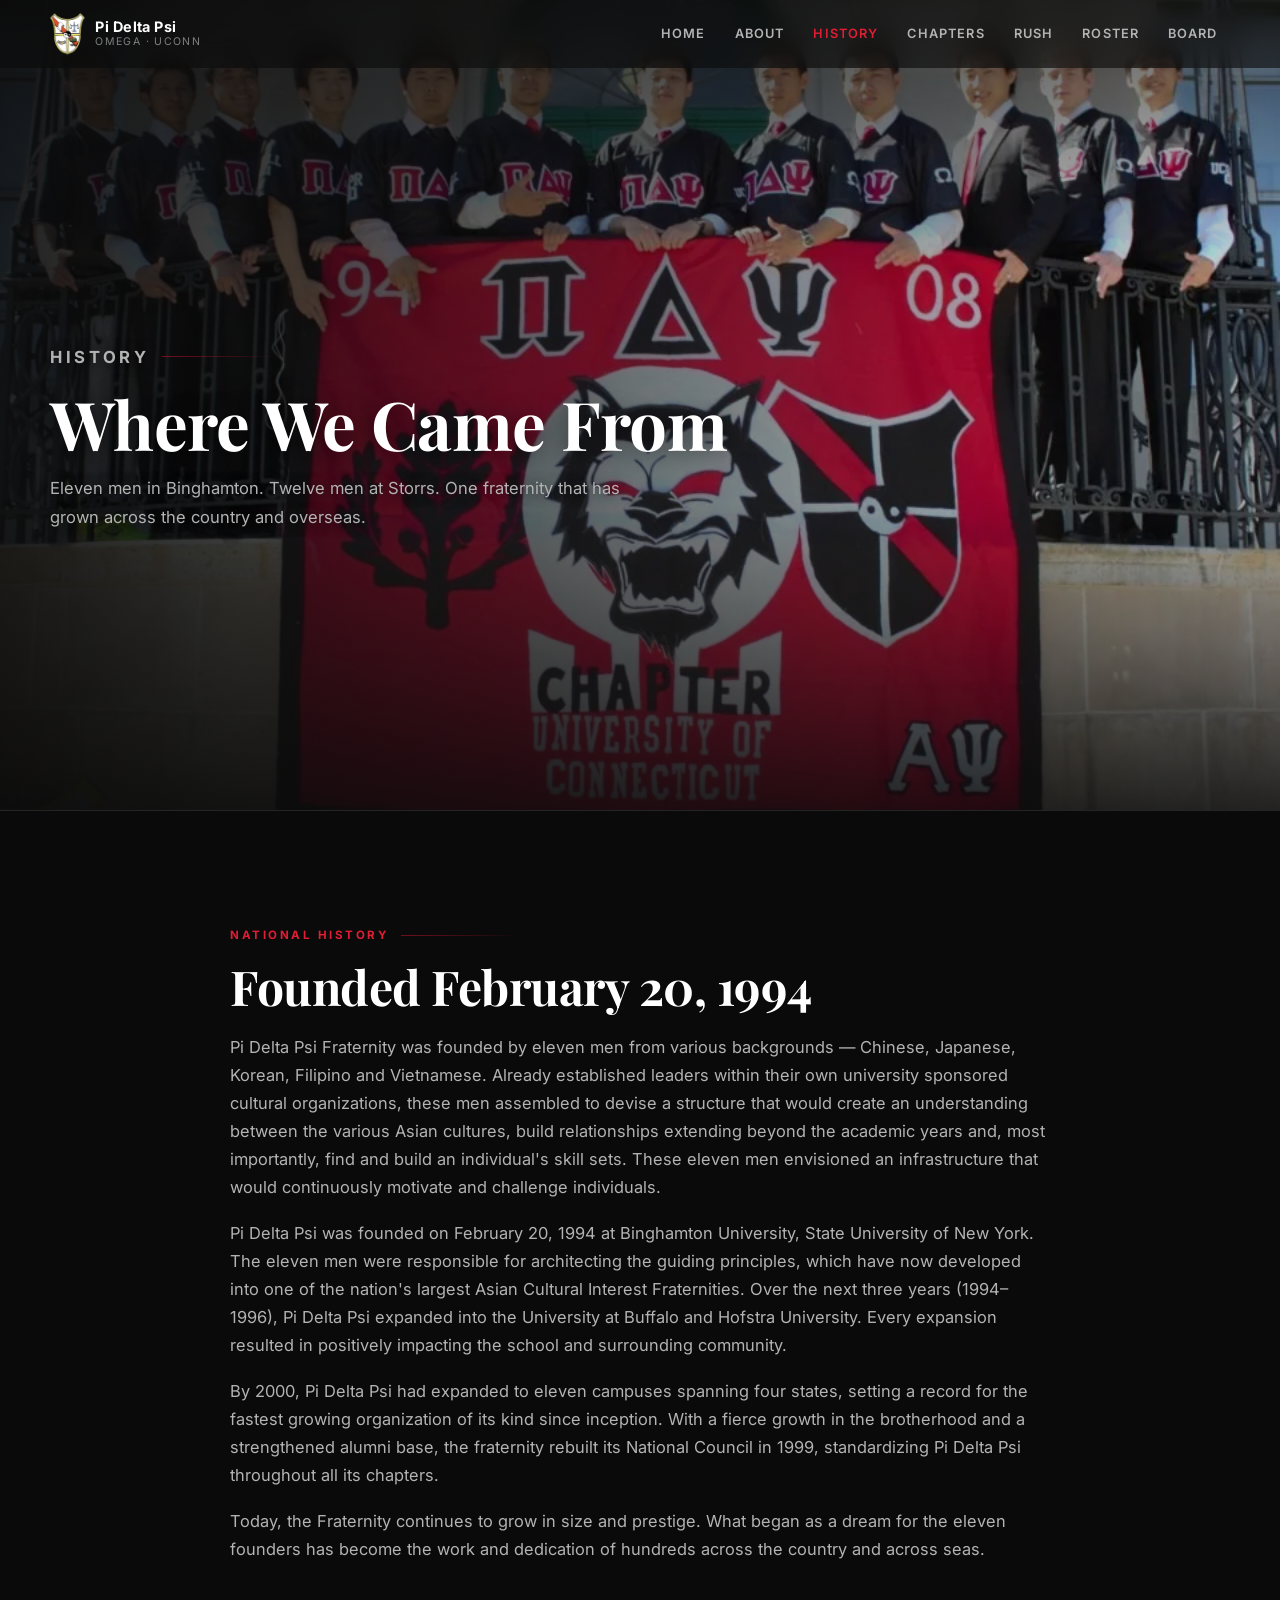
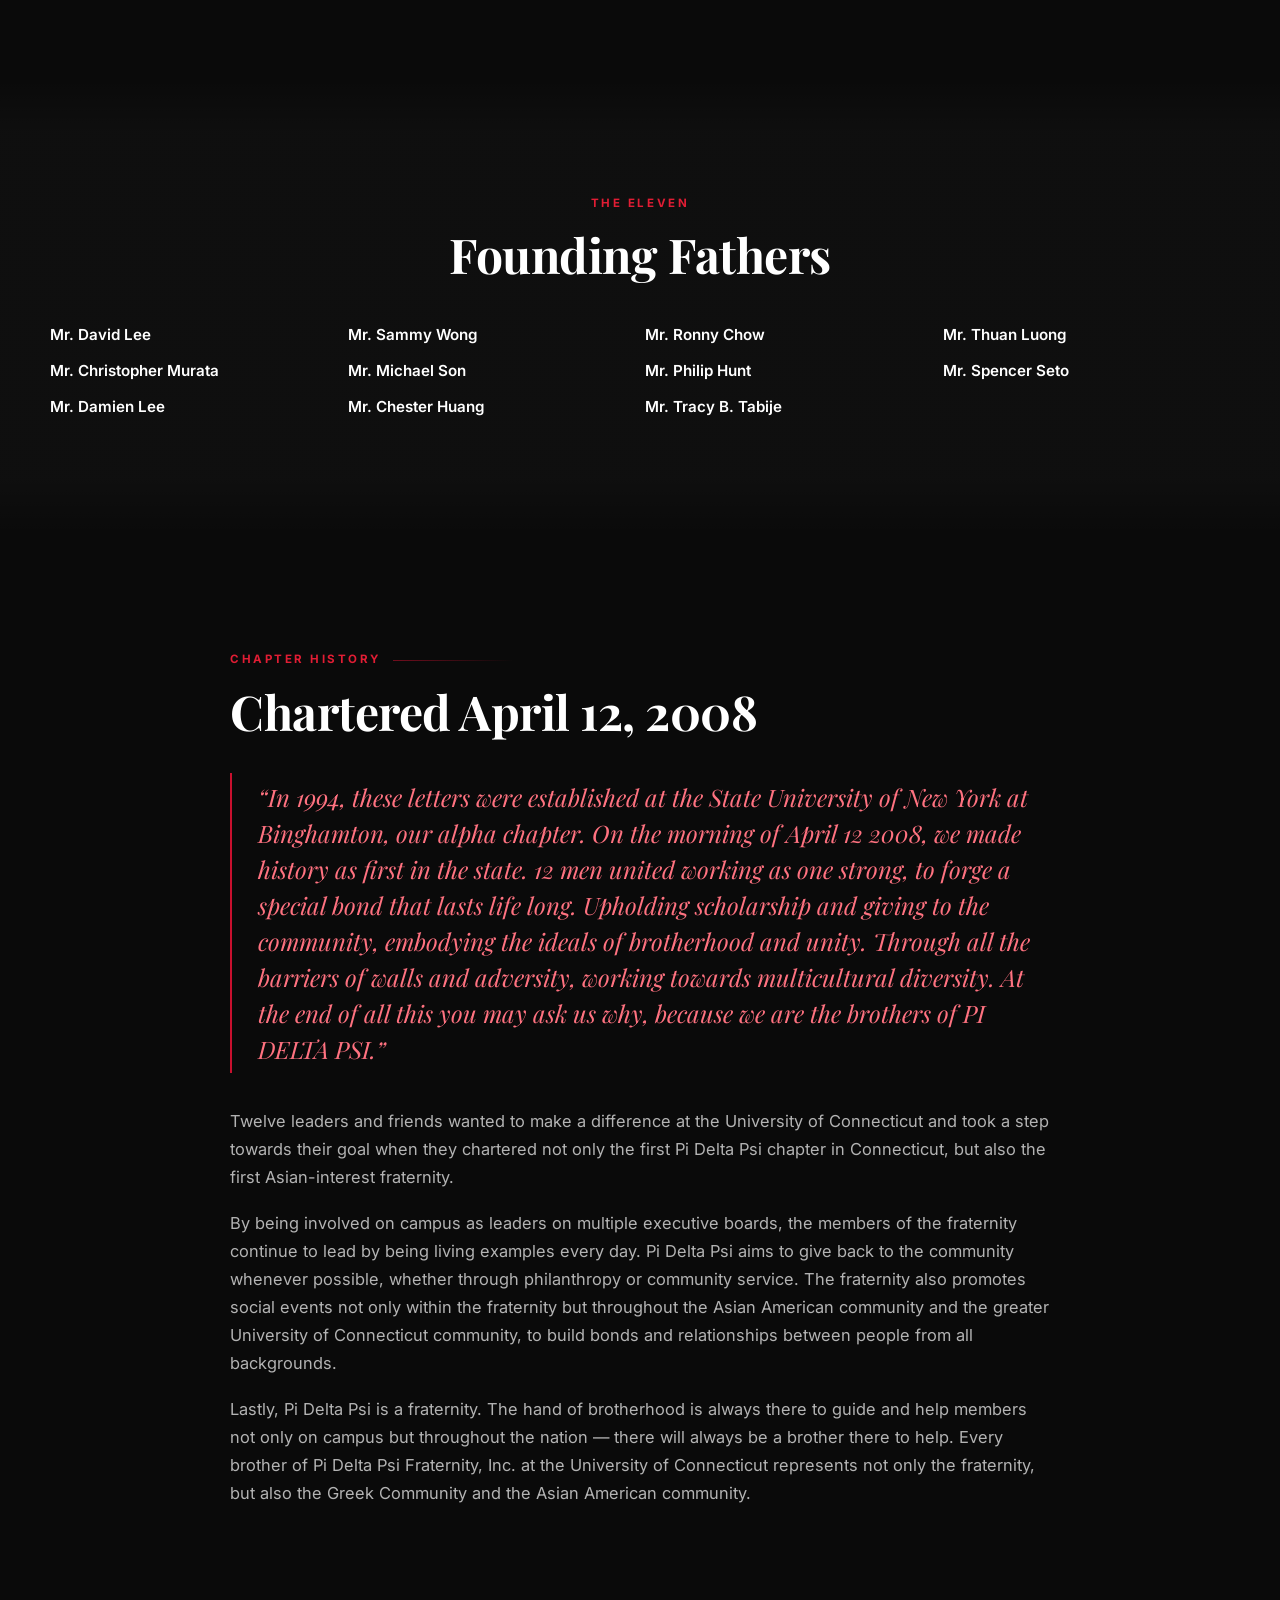
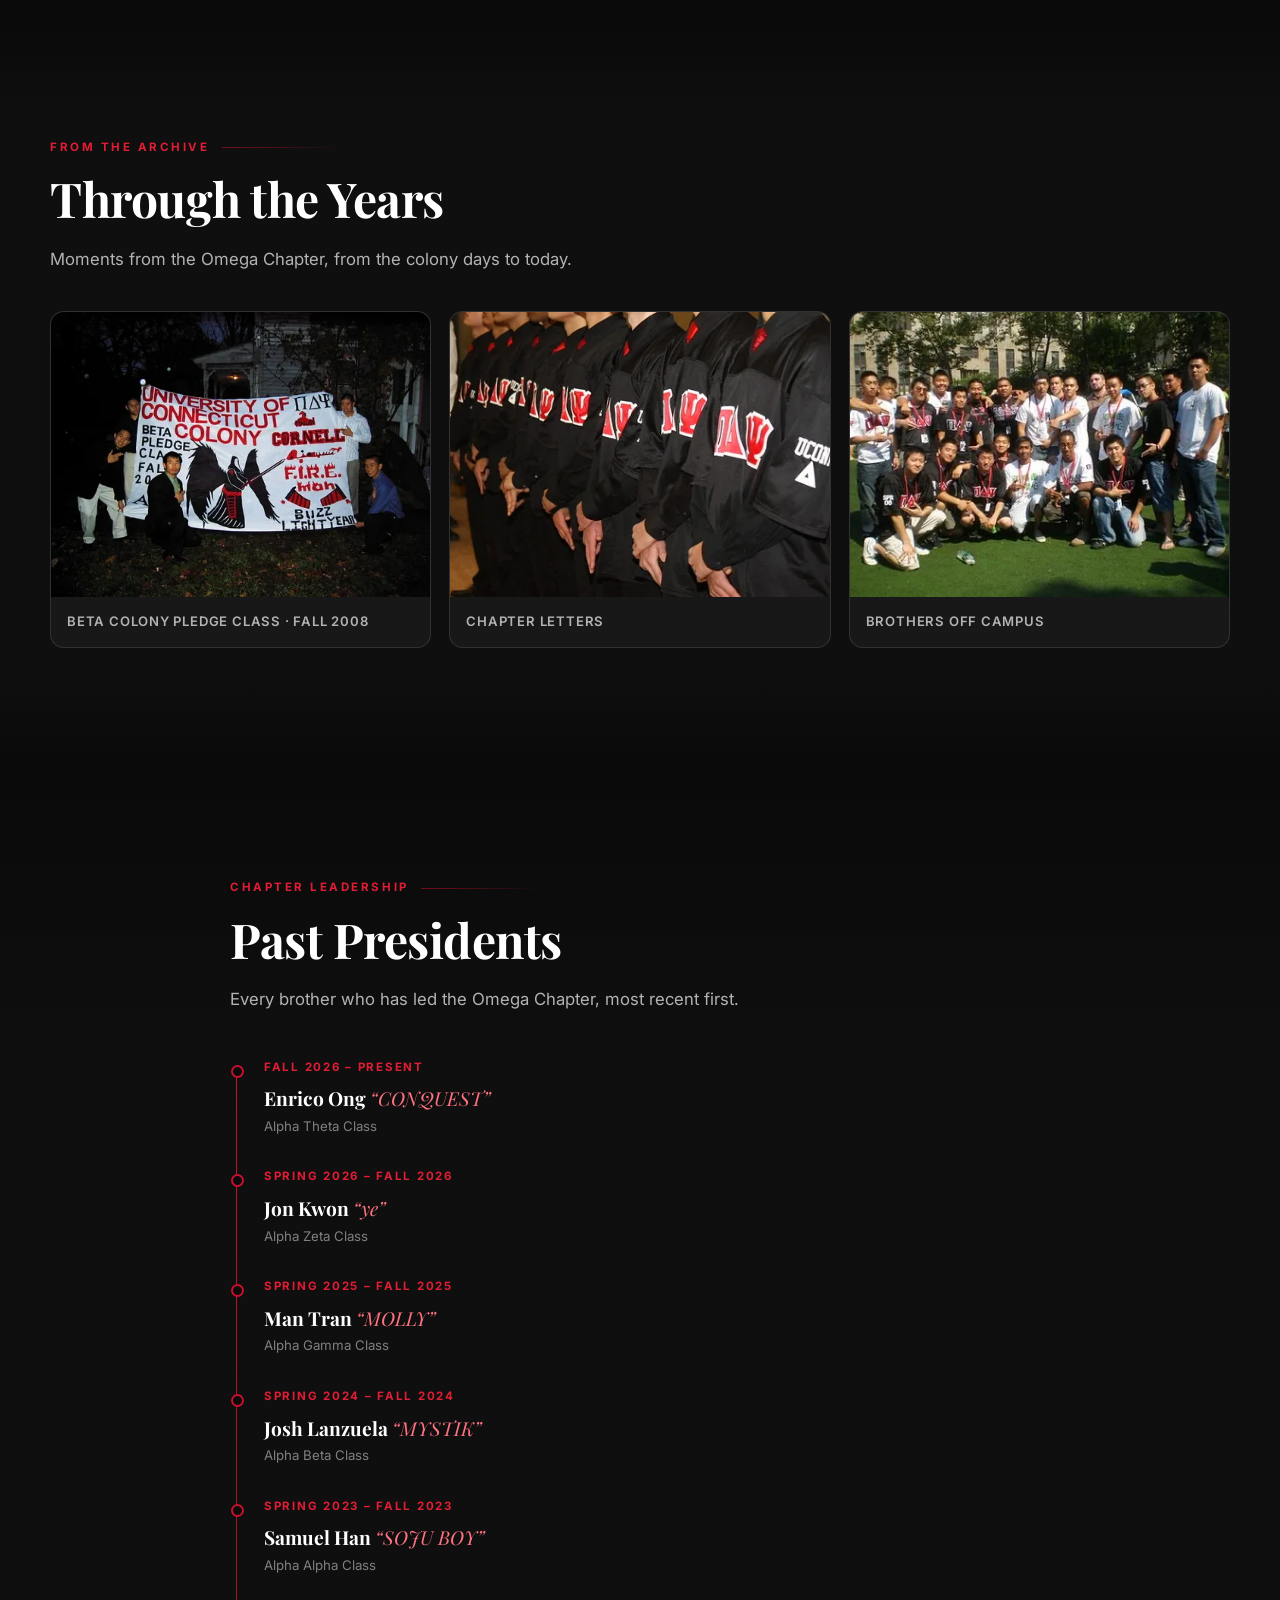
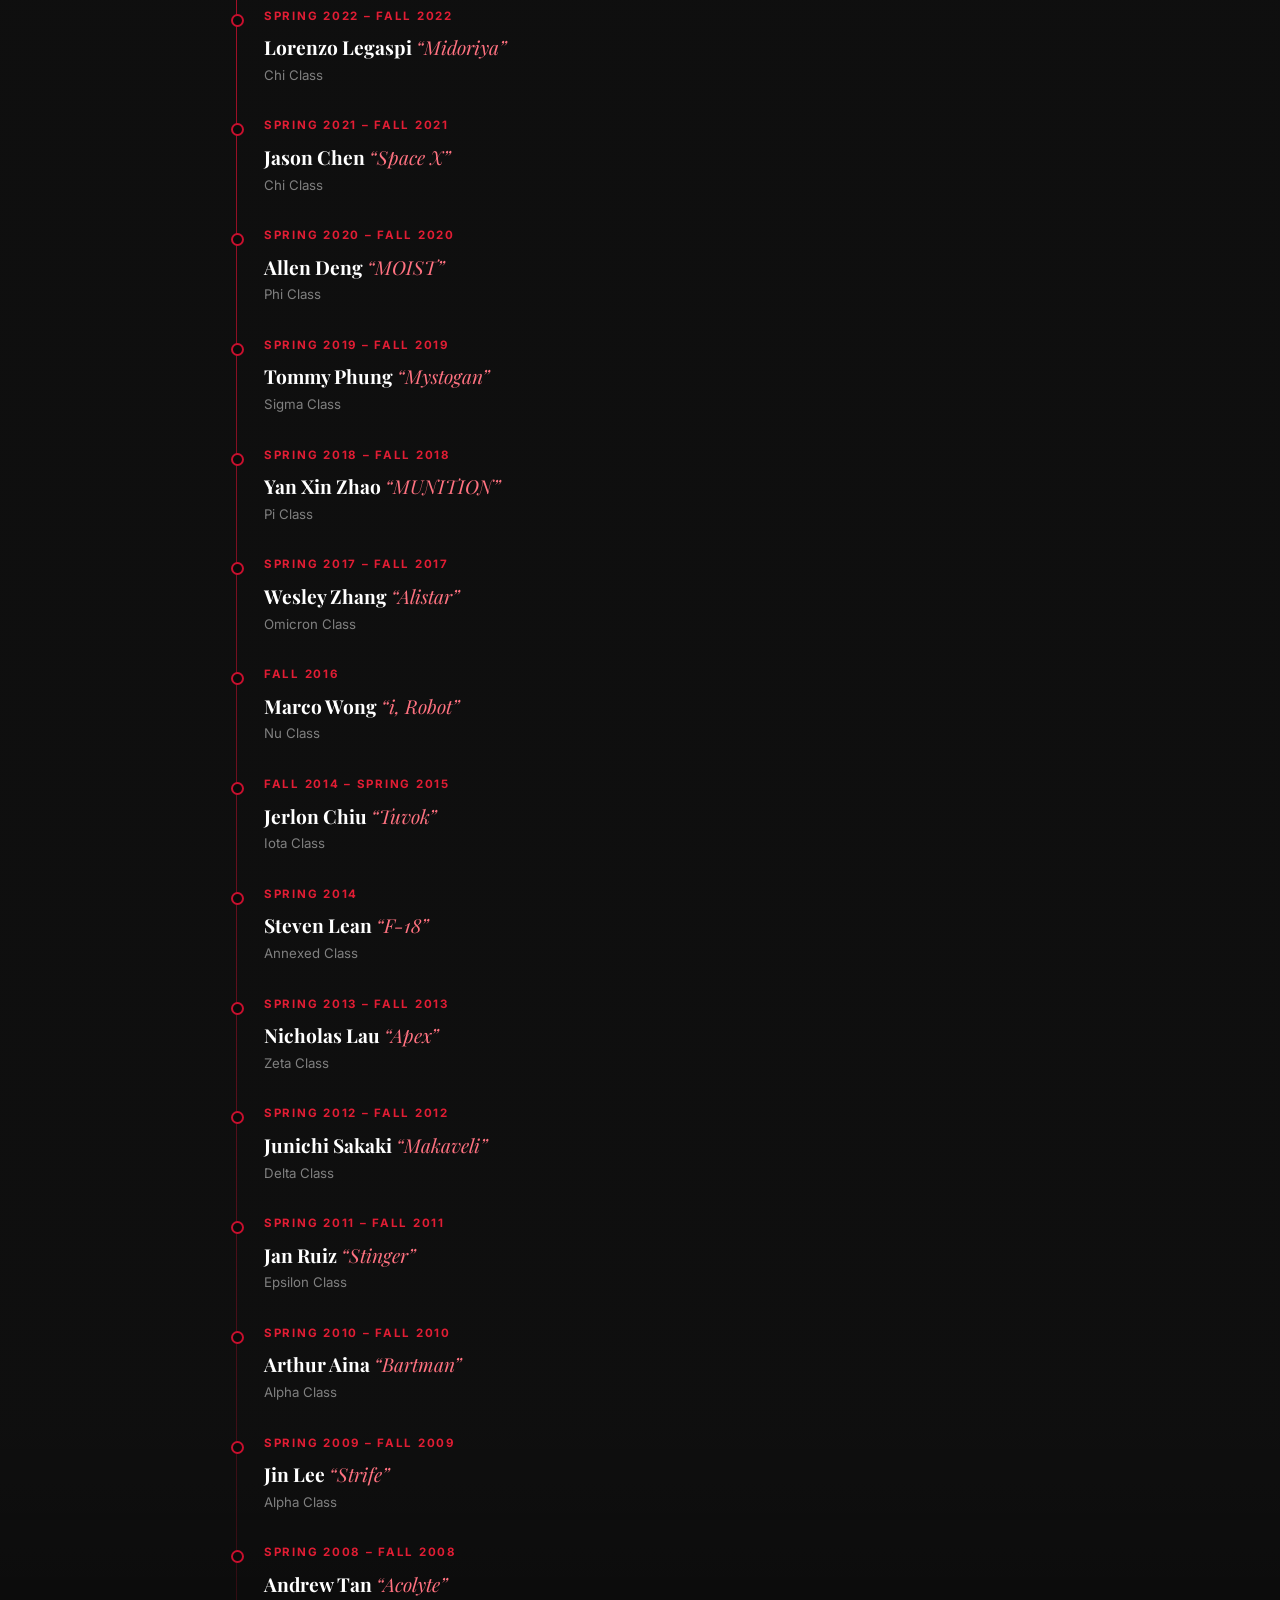
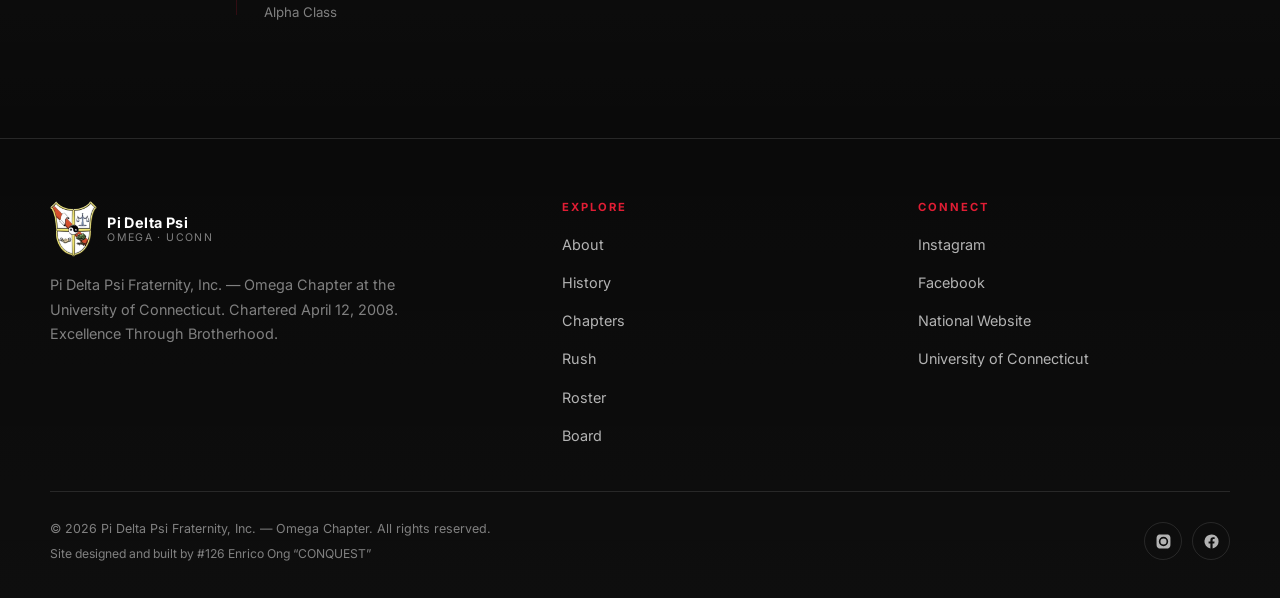
<file: history.html>
<!DOCTYPE html>
<html lang="en">
<head>
<meta charset="utf-8">
<meta name="viewport" content="width=device-width, initial-scale=1">
<title>History | Pi Delta Psi &mdash; Omega Chapter</title>
<meta name="description" content="National and chapter history of Pi Delta Psi Fraternity, Inc. — the eleven founding fathers, the Omega Chapter charter of April 12, 2008, and every chapter president since.">
<link rel="icon" href="data:image/svg+xml,<svg xmlns='http://www.w3.org/2000/svg' viewBox='0 0 100 100'><text y='.9em' font-size='80' fill='%23c8102e'>Ω</text></svg>">
<link rel="preconnect" href="https://fonts.googleapis.com">
<link rel="preconnect" href="https://fonts.gstatic.com" crossorigin>
<link href="https://fonts.googleapis.com/css2?family=Inter:wght@400;600;700&family=Playfair+Display:ital,wght@0,400;0,700;1,400&display=swap" rel="stylesheet">
<link rel="stylesheet" href="assets/css/styles.css?v=24">
</head>
<body>

<header id="site-nav"></header>

<section class="pagehead pagehead--photo pagehead--history">
  <div class="pagehead__glyph" aria-hidden="true">1994</div>
  <div class="wrap">
    <p class="eyebrow">History</p>
    <h1>Where We Came From</h1>
    <p>Eleven men in Binghamton. Twelve men at Storrs. One fraternity that has grown across the country and overseas.</p>
  </div>
</section>

<!-- ============================ NATIONAL ============================ -->
<section class="section">
  <div class="wrap-narrow prose">
    <p class="eyebrow reveal">National History</p>
    <h2 class="section-title reveal" style="color:var(--text)">Founded February 20, 1994</h2>

    <p class="reveal">Pi Delta Psi Fraternity was founded by eleven men from various backgrounds &mdash; Chinese, Japanese, Korean, Filipino and Vietnamese. Already established leaders within their own university sponsored cultural organizations, these men assembled to devise a structure that would create an understanding between the various Asian cultures, build relationships extending beyond the academic years and, most importantly, find and build an individual's skill sets. These eleven men envisioned an infrastructure that would continuously motivate and challenge individuals.</p>

    <p class="reveal">Pi Delta Psi was founded on February 20, 1994 at Binghamton University, State University of New York. The eleven men were responsible for architecting the guiding principles, which have now developed into one of the nation's largest Asian Cultural Interest Fraternities. Over the next three years (1994&ndash;1996), Pi Delta Psi expanded into the University at Buffalo and Hofstra University. Every expansion resulted in positively impacting the school and surrounding community.</p>

    <p class="reveal">By 2000, Pi Delta Psi had expanded to eleven campuses spanning four states, setting a record for the fastest growing organization of its kind since inception. With a fierce growth in the brotherhood and a strengthened alumni base, the fraternity rebuilt its National Council in 1999, standardizing Pi Delta Psi throughout all its chapters.</p>

    <p class="reveal">Today, the Fraternity continues to grow in size and prestige. What began as a dream for the eleven founders has become the work and dedication of hundreds across the country and across seas.</p>
  </div>
</section>

<!-- ============================ FOUNDERS ============================ -->
<section class="section section--alt">
  <div class="wrap">
    <div class="center" style="margin-bottom:40px">
      <p class="eyebrow eyebrow--center reveal">The Eleven</p>
      <h2 class="section-title reveal">Founding Fathers</h2>
    </div>
    <ul class="reveal" id="founders" style="list-style:none;padding:0;margin:0;display:grid;grid-template-columns:repeat(auto-fill,minmax(min(230px,100%),1fr));gap:10px;font-weight:600;font-size:.95rem"></ul>
  </div>
</section>

<!-- ============================ CHAPTER HISTORY ============================ -->
<section class="section">
  <div class="wrap-narrow prose">
    <p class="eyebrow reveal">Chapter History</p>
    <h2 class="section-title reveal" style="color:var(--text)">Chartered April 12, 2008</h2>

    <div class="pull reveal">
      &ldquo;In 1994, these letters were established at the State University of New York at Binghamton, our alpha chapter. On the morning of April 12 2008, we made history as first in the state. 12 men united working as one strong, to forge a special bond that lasts life long. Upholding scholarship and giving to the community, embodying the ideals of brotherhood and unity. Through all the barriers of walls and adversity, working towards multicultural diversity. At the end of all this you may ask us why, because we are the brothers of PI DELTA PSI.&rdquo;
    </div>

    <p class="reveal">Twelve leaders and friends wanted to make a difference at the University of Connecticut and took a step towards their goal when they chartered not only the first Pi Delta Psi chapter in Connecticut, but also the first Asian-interest fraternity.</p>

    <p class="reveal">By being involved on campus as leaders on multiple executive boards, the members of the fraternity continue to lead by being living examples every day. Pi Delta Psi aims to give back to the community whenever possible, whether through philanthropy or community service. The fraternity also promotes social events not only within the fraternity but throughout the Asian American community and the greater University of Connecticut community, to build bonds and relationships between people from all backgrounds.</p>

    <p class="reveal">Lastly, Pi Delta Psi is a fraternity. The hand of brotherhood is always there to guide and help members not only on campus but throughout the nation &mdash; there will always be a brother there to help. Every brother of Pi Delta Psi Fraternity, Inc. at the University of Connecticut represents not only the fraternity, but also the Greek Community and the Asian American community.</p>
  </div>
</section>

<!-- ============================ ARCHIVE ============================ -->
<section class="section section--alt">
  <div class="wrap">
    <p class="eyebrow reveal">From the Archive</p>
    <h2 class="section-title reveal">Through the Years</h2>
    <p class="section-lede reveal" style="margin-bottom:38px">Moments from the Omega Chapter, from the colony days to today.</p>
    <div class="gallery reveal">
      <figure>
        <img src="assets/img/gal-beta-2008.webp" alt="Brothers holding the Beta Colony pledge class banner" loading="lazy" width="500" height="375">
        <figcaption>Beta Colony pledge class &middot; Fall 2008</figcaption>
      </figure>
      <figure>
        <img src="assets/img/gal-letters.webp" alt="Brothers lined up wearing chapter letters" loading="lazy" width="499" height="333">
        <figcaption>Chapter letters</figcaption>
      </figure>
      <figure>
        <img src="assets/img/gal-brothers.webp" alt="Brothers gathered outdoors" loading="lazy" width="400" height="300">
        <figcaption>Brothers off campus</figcaption>
      </figure>
    </div>
  </div>
</section>

<!-- ============================ PRESIDENTS ============================ -->
<section class="section section--alt">
  <div class="wrap-narrow">
    <p class="eyebrow reveal">Chapter Leadership</p>
    <h2 class="section-title reveal">Past Presidents</h2>
    <p class="section-lede reveal" style="margin-bottom:44px">Every brother who has led the Omega Chapter, most recent first.</p>
    <div class="timeline reveal" id="presidents"></div>
  </div>
</section>

<footer id="site-footer"></footer>
<button class="totop" id="to-top" aria-label="Back to top">&uarr;</button>

<script src="assets/js/data.js?v=24"></script>
<script src="assets/js/main.js?v=24"></script>
</body>
</html>
</file>
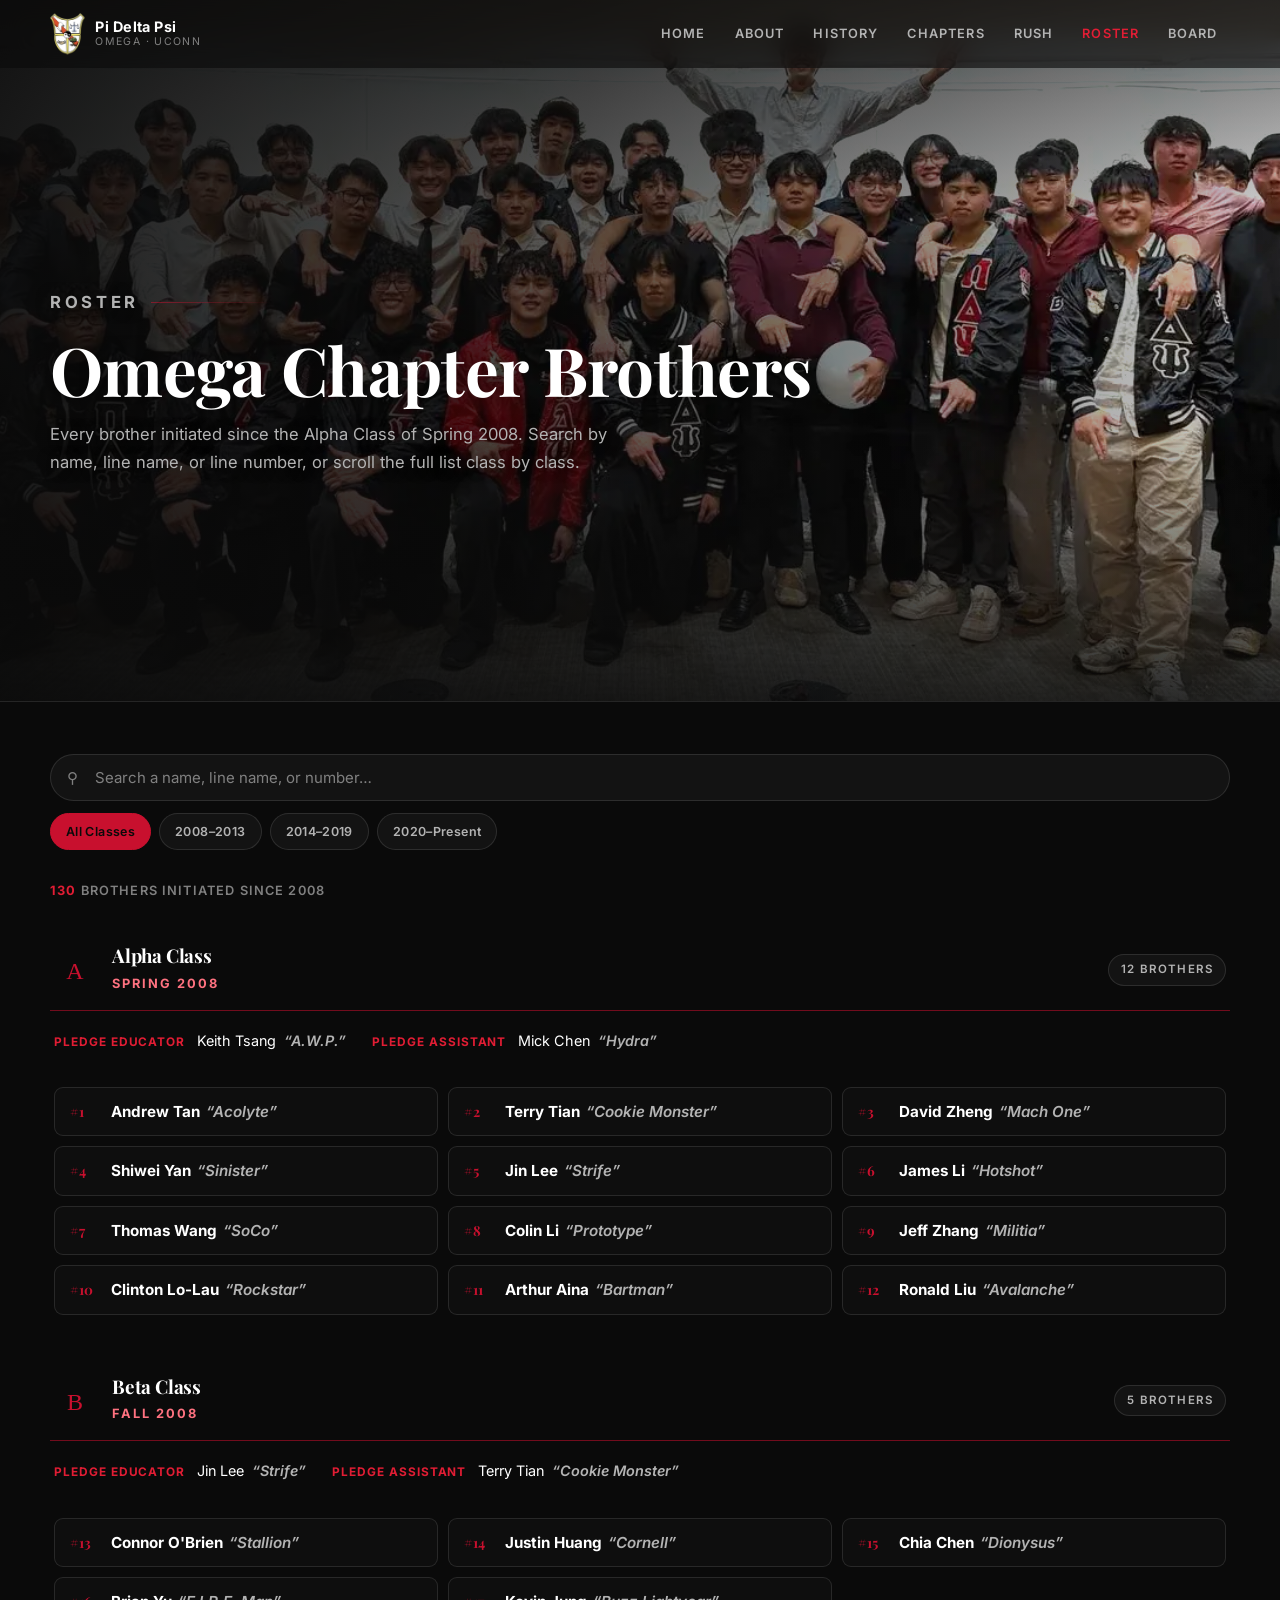
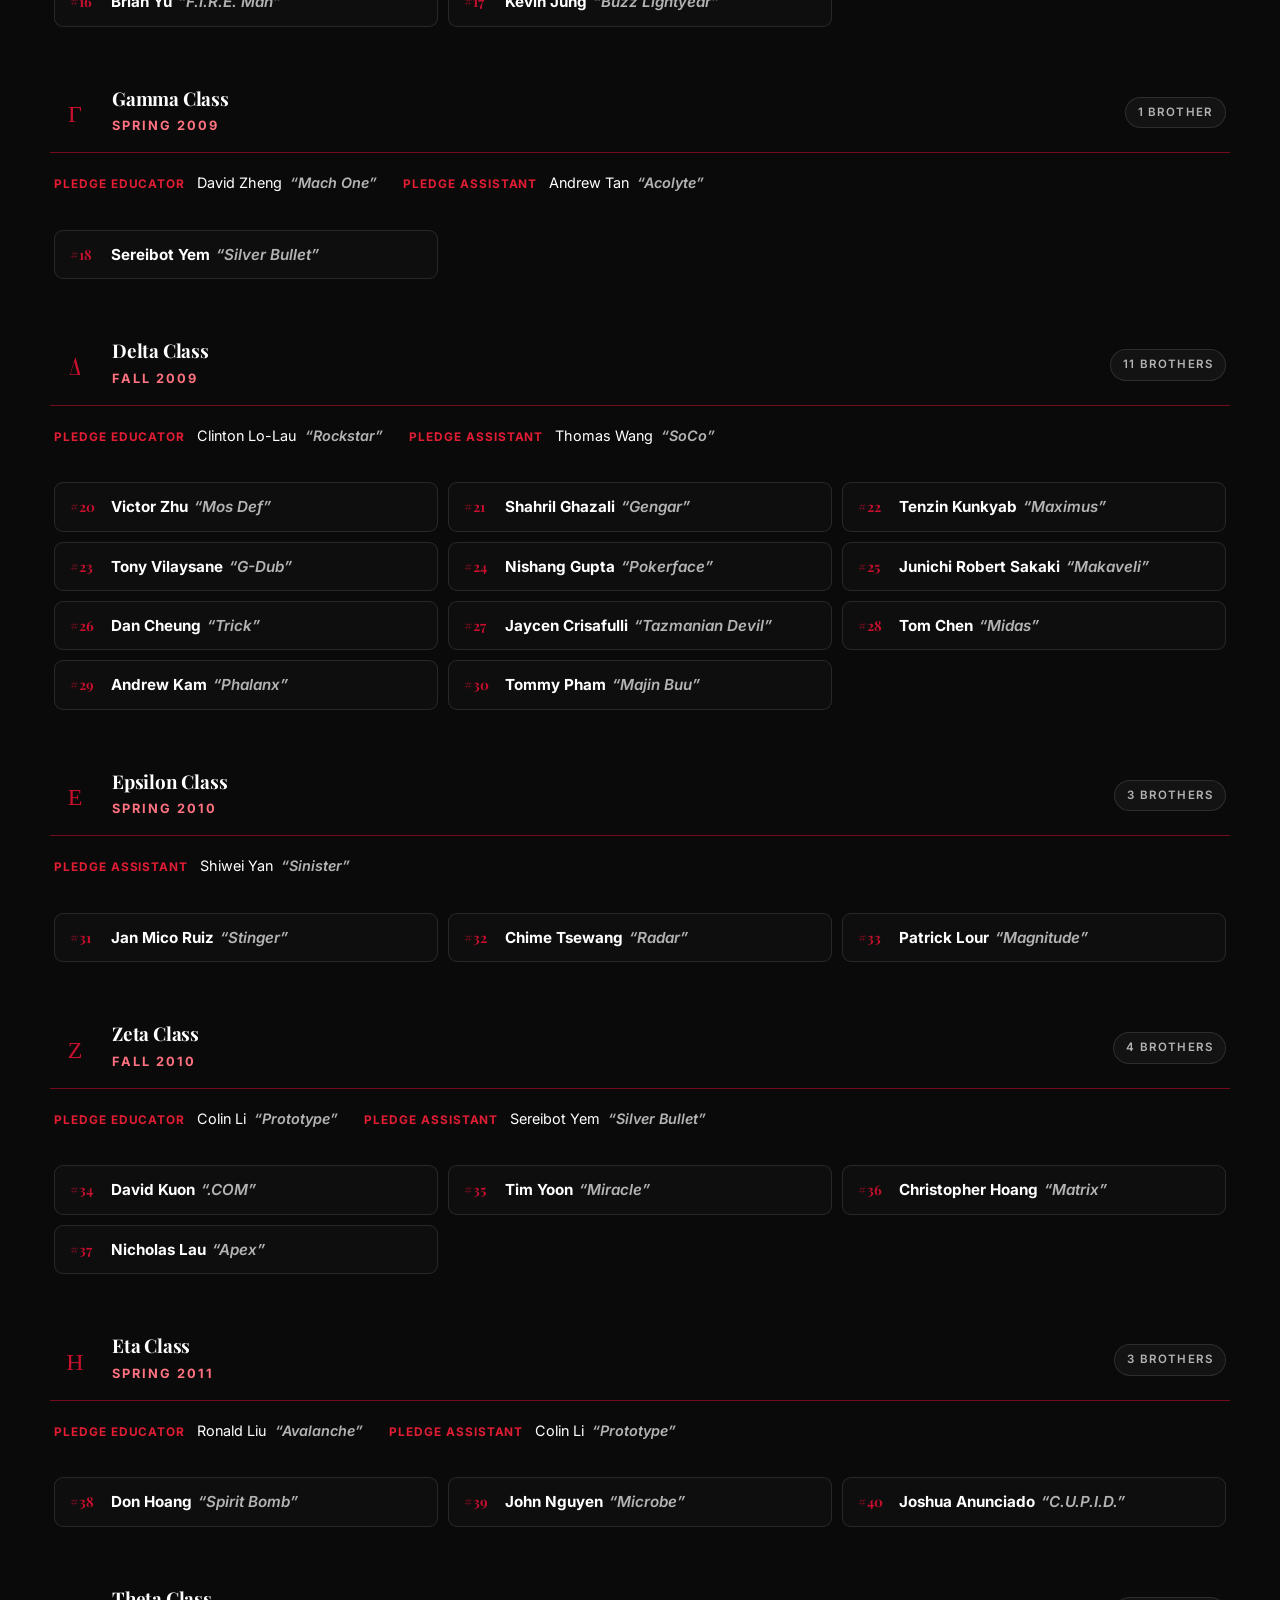
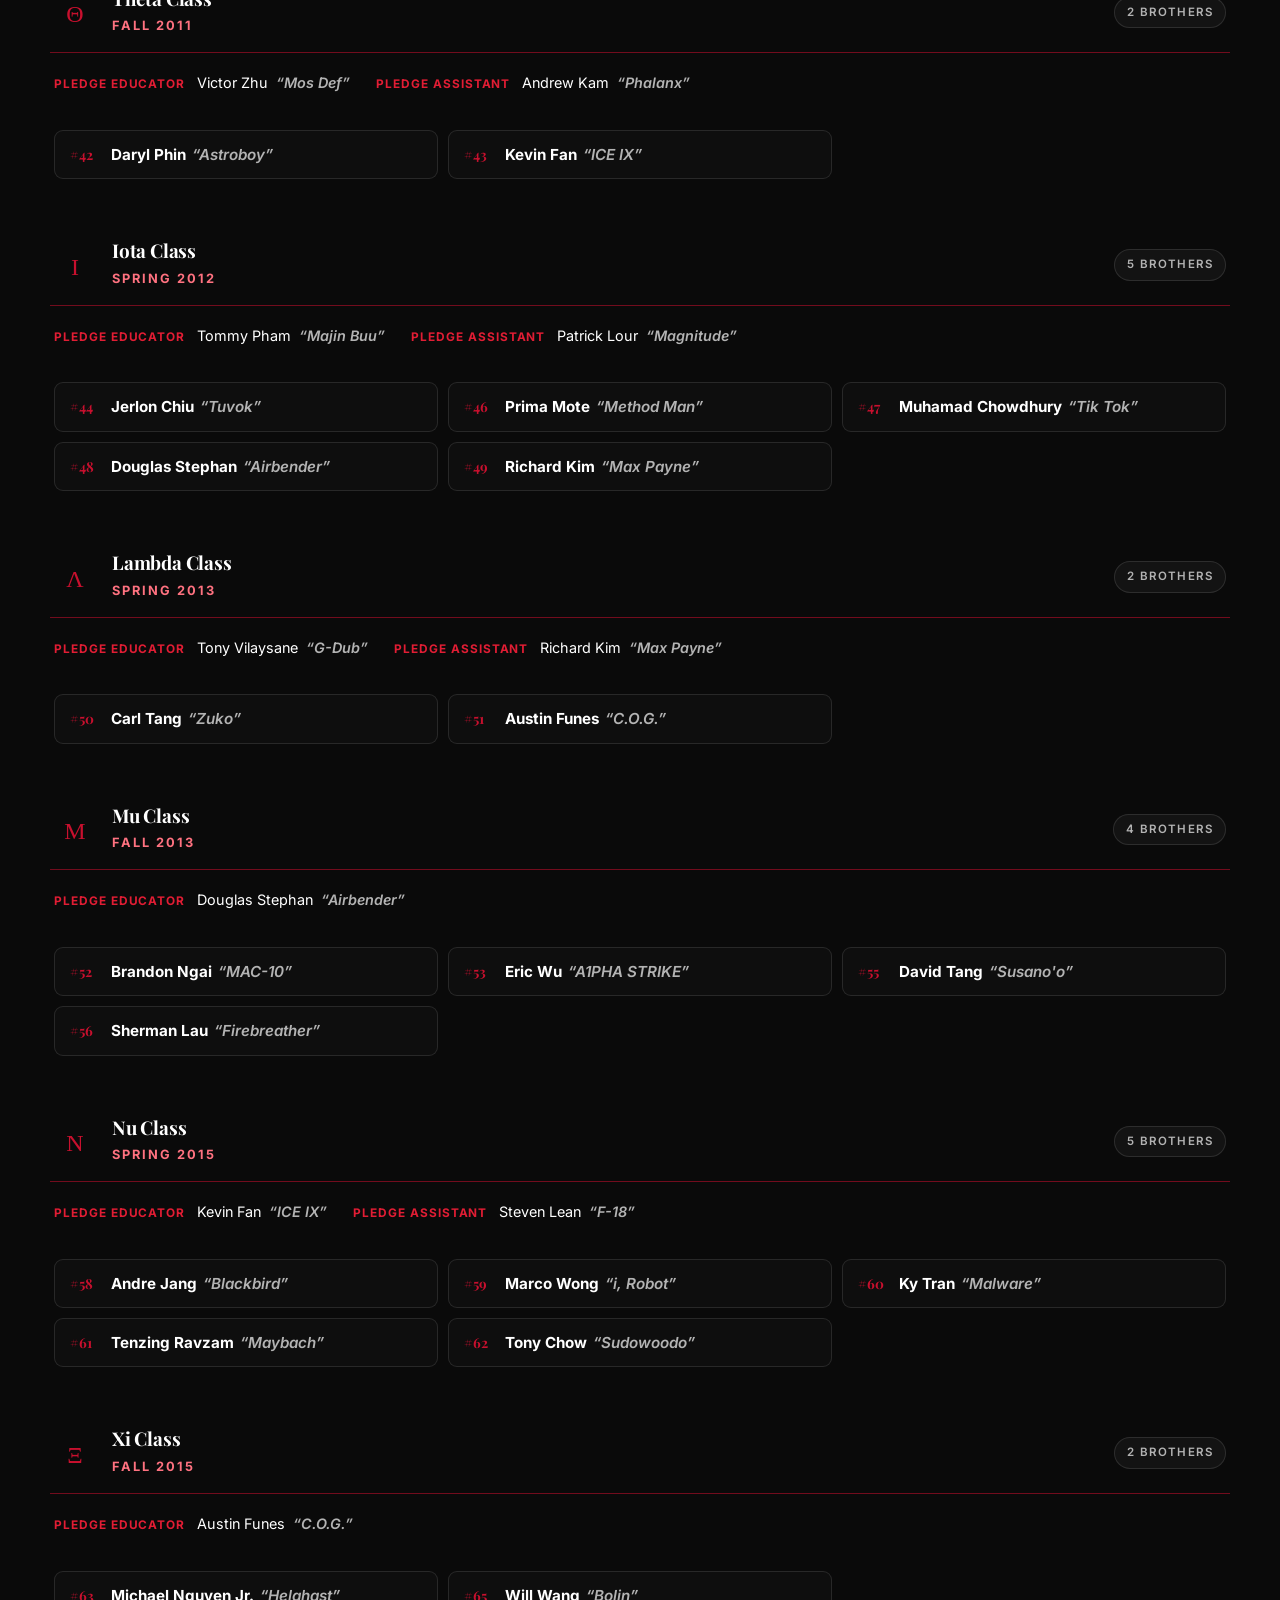
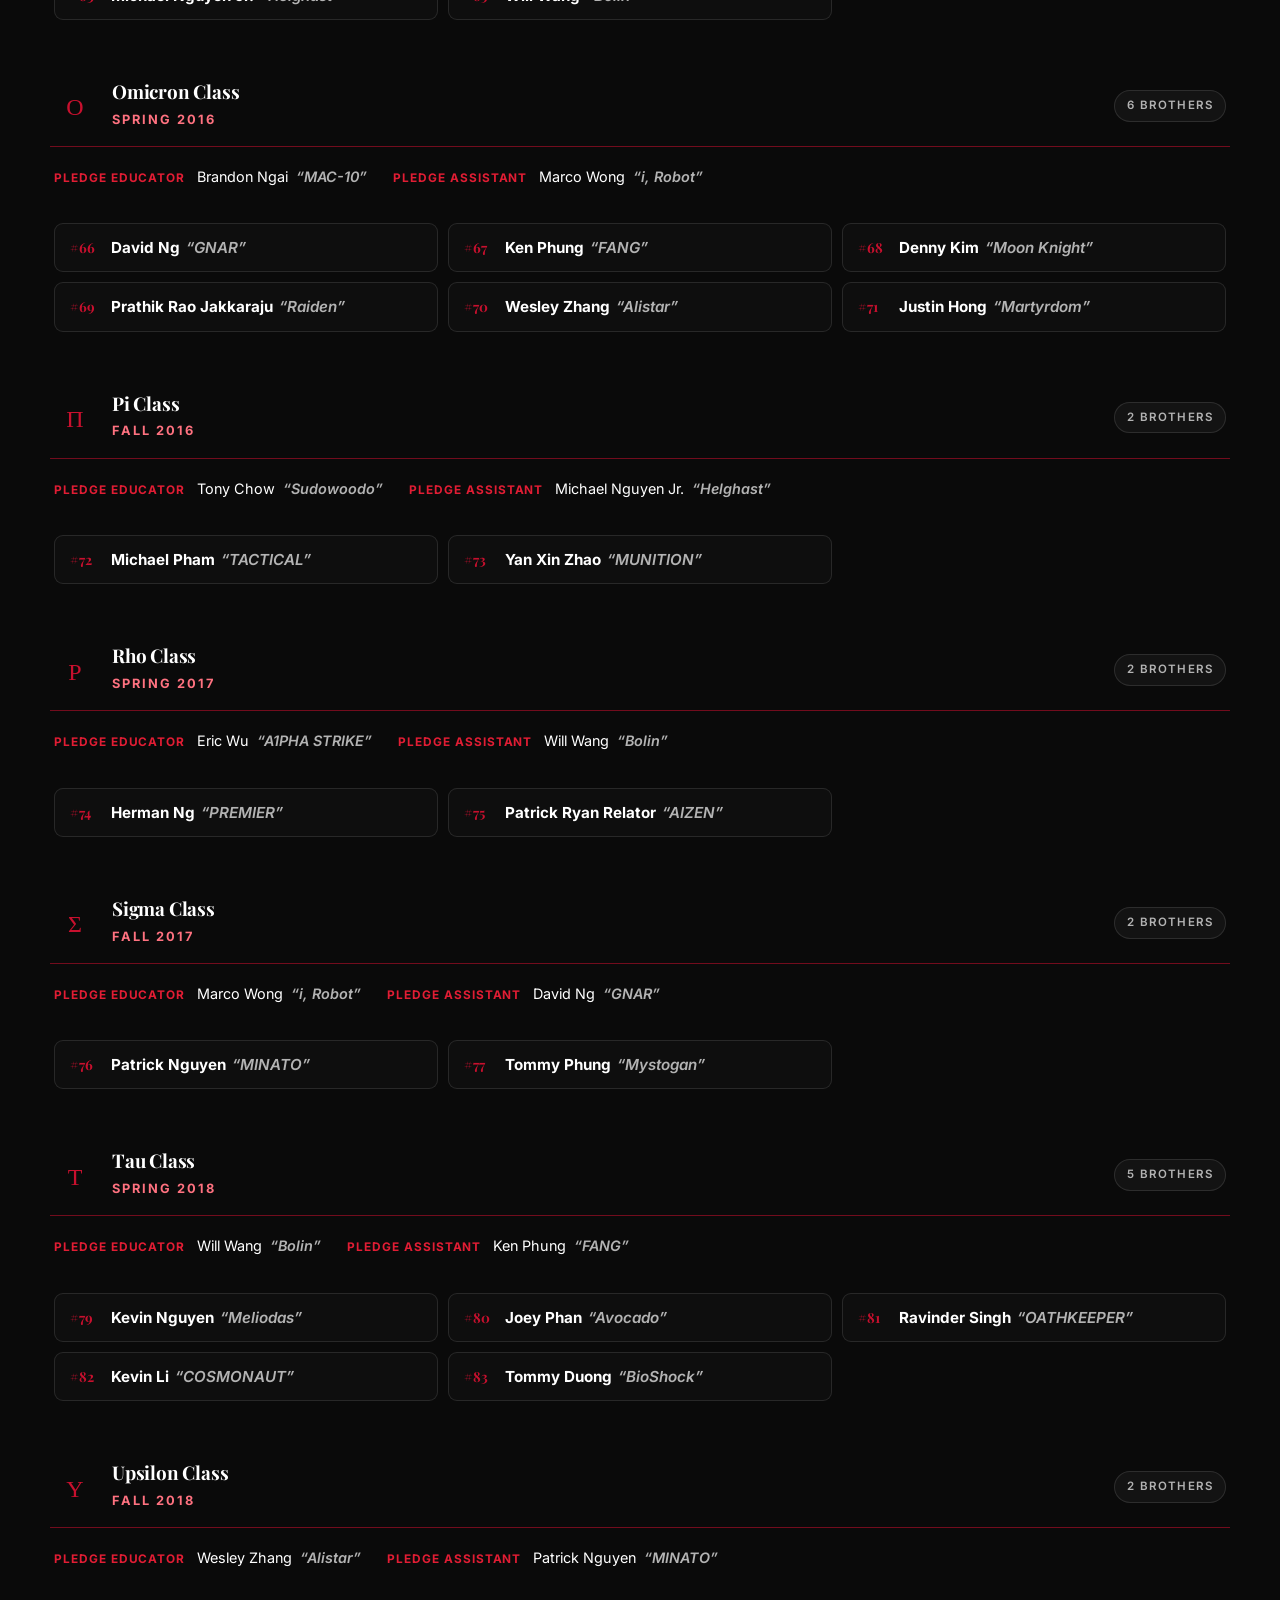
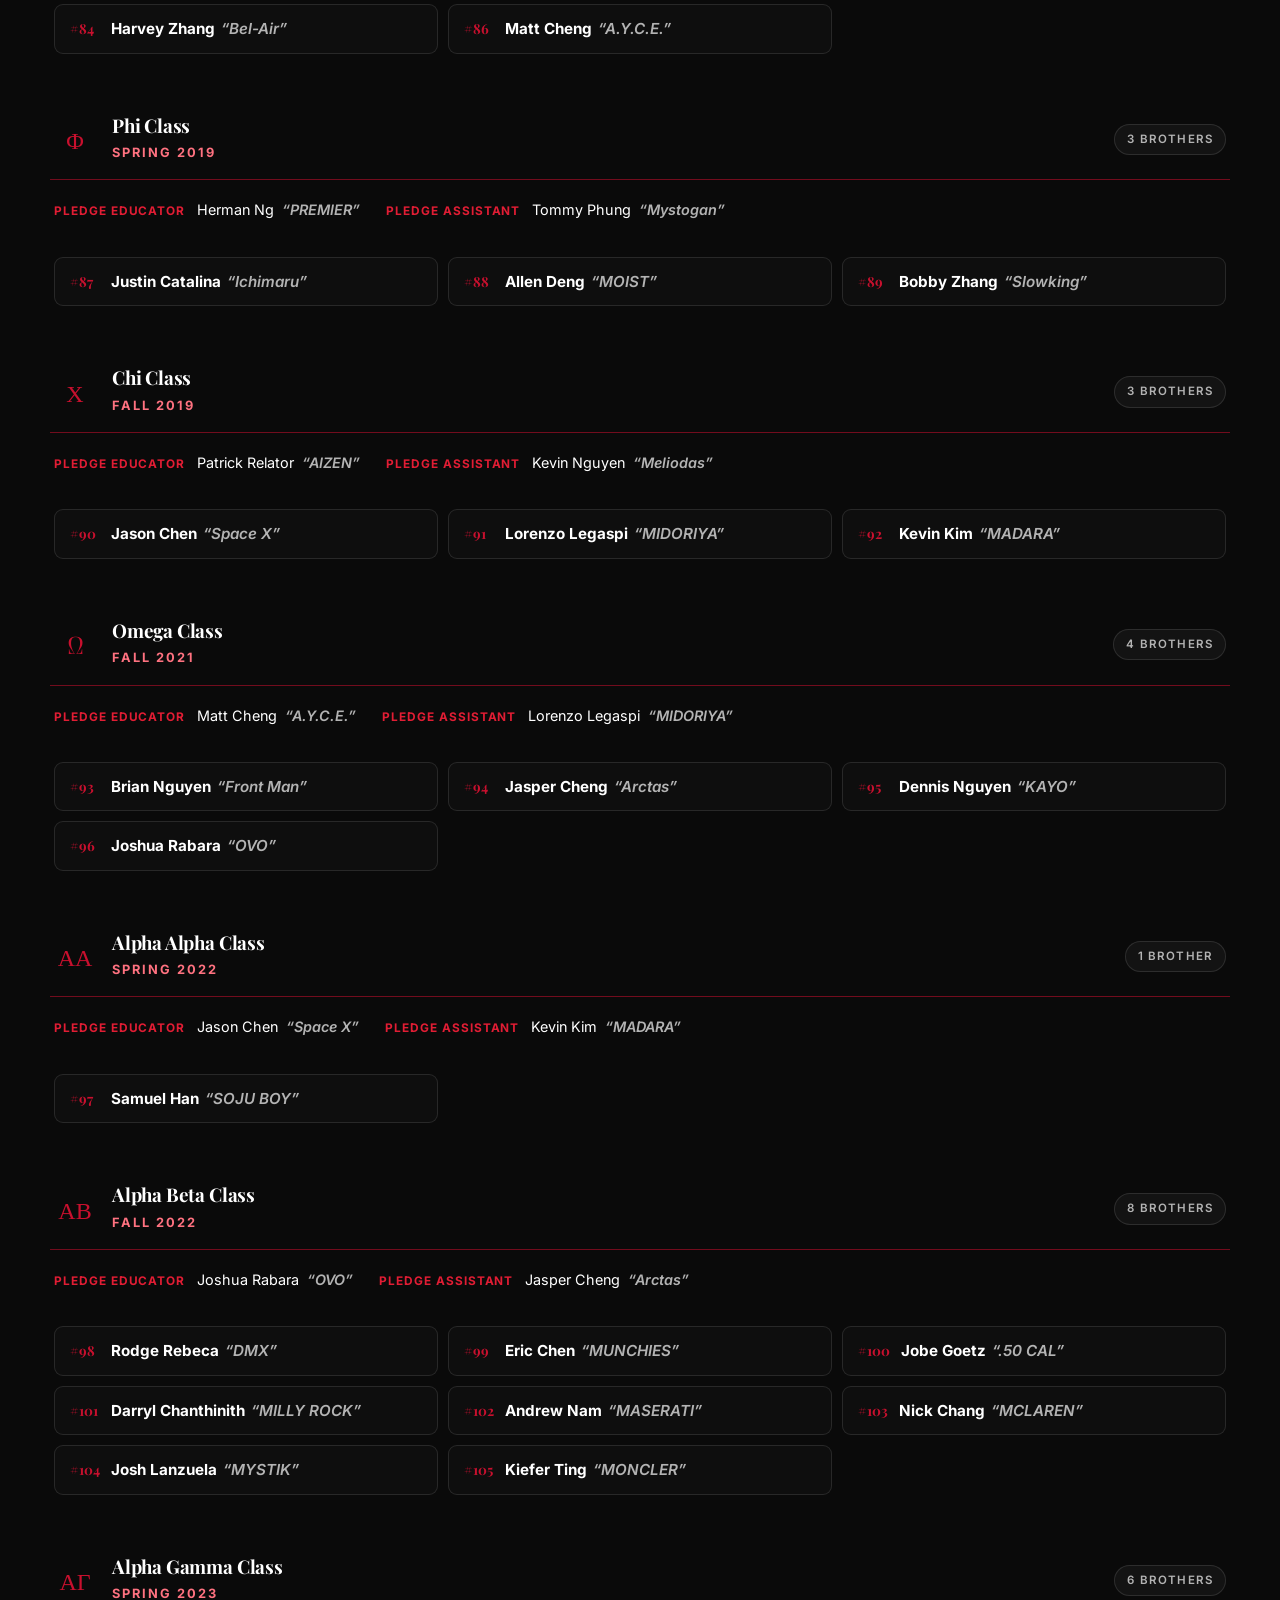
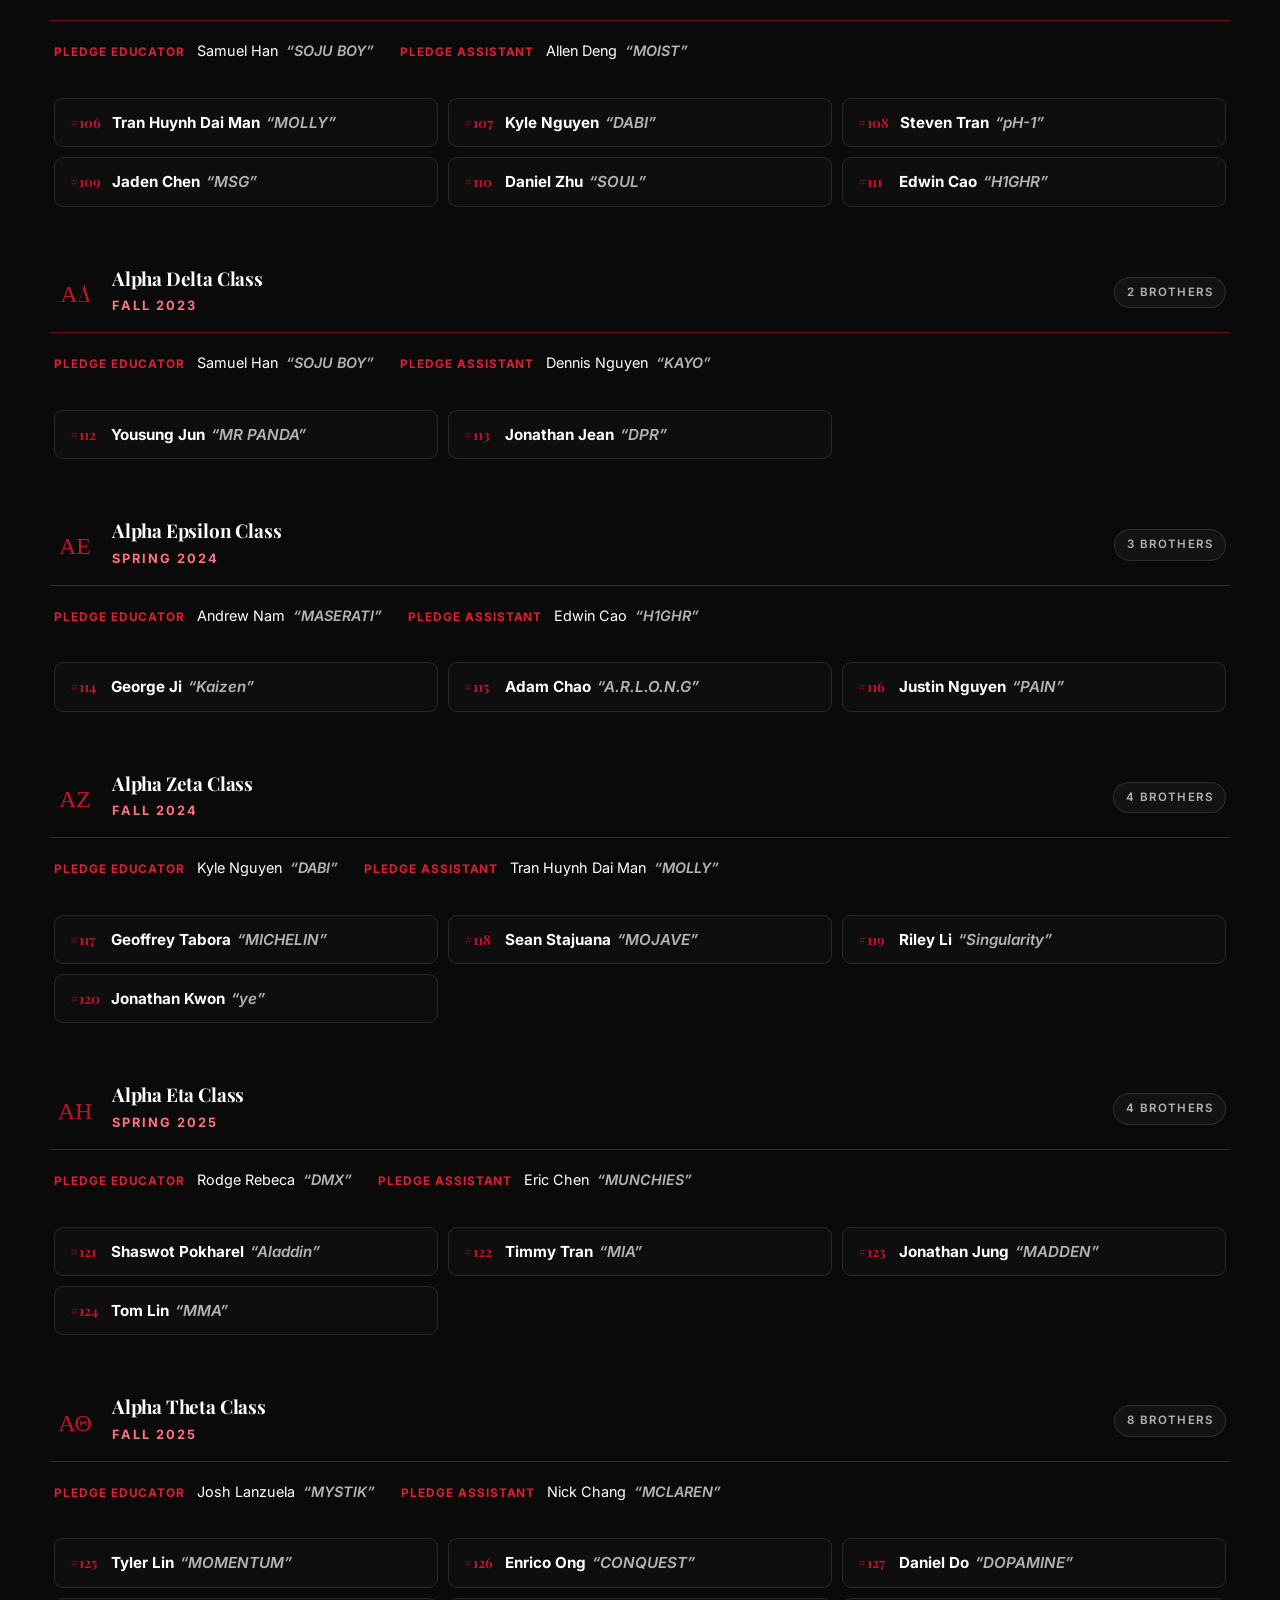
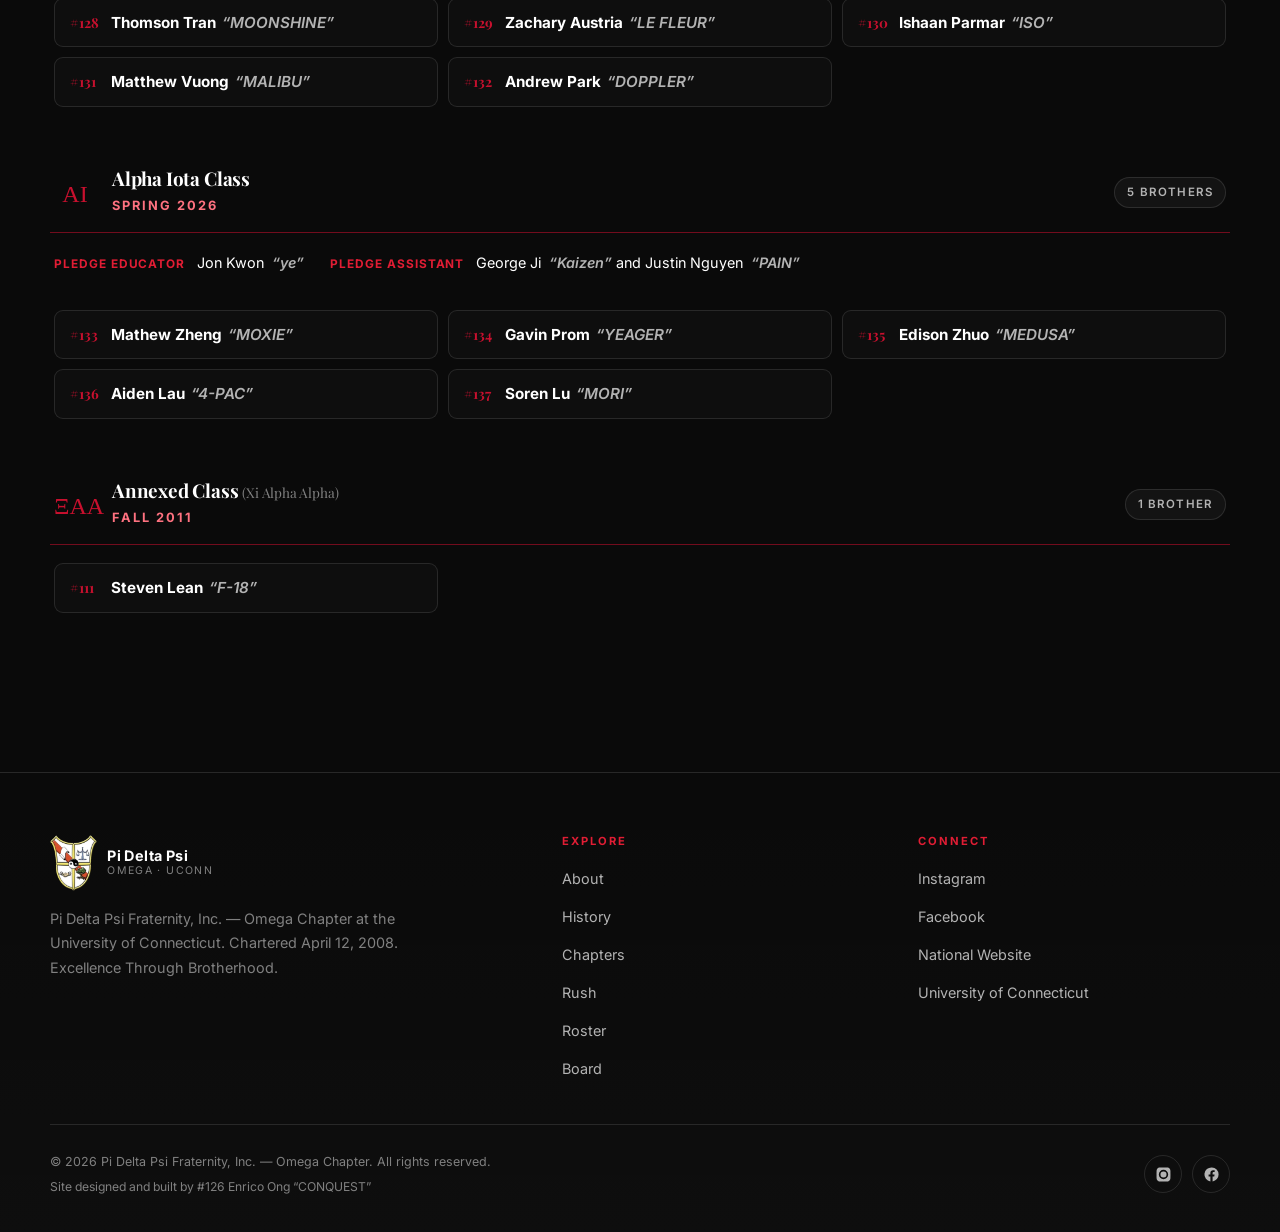
<file: roster.html>
<!DOCTYPE html>
<html lang="en">
<head>
<meta charset="utf-8">
<meta name="viewport" content="width=device-width, initial-scale=1">
<title>Roster | Pi Delta Psi &mdash; Omega Chapter</title>
<meta name="description" content="The full Omega Chapter roster — every brother initiated since the Alpha Class of Spring 2008, searchable by name, line name, or line number.">
<link rel="icon" href="data:image/svg+xml,<svg xmlns='http://www.w3.org/2000/svg' viewBox='0 0 100 100'><text y='.9em' font-size='80' fill='%23c8102e'>Ω</text></svg>">
<link rel="preconnect" href="https://fonts.googleapis.com">
<link rel="preconnect" href="https://fonts.gstatic.com" crossorigin>
<link href="https://fonts.googleapis.com/css2?family=Inter:wght@400;600;700&family=Playfair+Display:ital,wght@0,400;0,700;1,400&display=swap" rel="stylesheet">
<link rel="stylesheet" href="assets/css/styles.css?v=24">
</head>
<body>

<header id="site-nav"></header>

<section class="pagehead pagehead--photo pagehead--roster">
  <div class="pagehead__glyph" aria-hidden="true">Δ</div>
  <div class="wrap">
    <p class="eyebrow">Roster</p>
    <h1>Omega Chapter Brothers</h1>
    <p>Every brother initiated since the Alpha Class of Spring 2008. Search by name, line name, or line number, or scroll the full list class by class.</p>
  </div>
</section>

<section class="section" style="padding-top:52px">
  <div class="wrap">

    <div class="controls">
      <div class="search">
        <span class="search__icon" aria-hidden="true">&#9906;</span>
        <input type="search" id="roster-search" placeholder="Search a name, line name, or number&hellip;" aria-label="Search the roster" autocomplete="off">
        <button class="search__clear" id="roster-clear" type="button" aria-label="Clear search">&times;</button>
      </div>
    </div>

    <div class="chiprow" id="roster-chips"></div>

    <p class="resultcount" id="roster-count"></p>

    <div id="roster"></div>

  </div>
</section>

<footer id="site-footer"></footer>
<button class="totop" id="to-top" aria-label="Back to top">&uarr;</button>

<script src="assets/js/data.js?v=24"></script>
<script src="assets/js/main.js?v=24"></script>
</body>
</html>
</file>
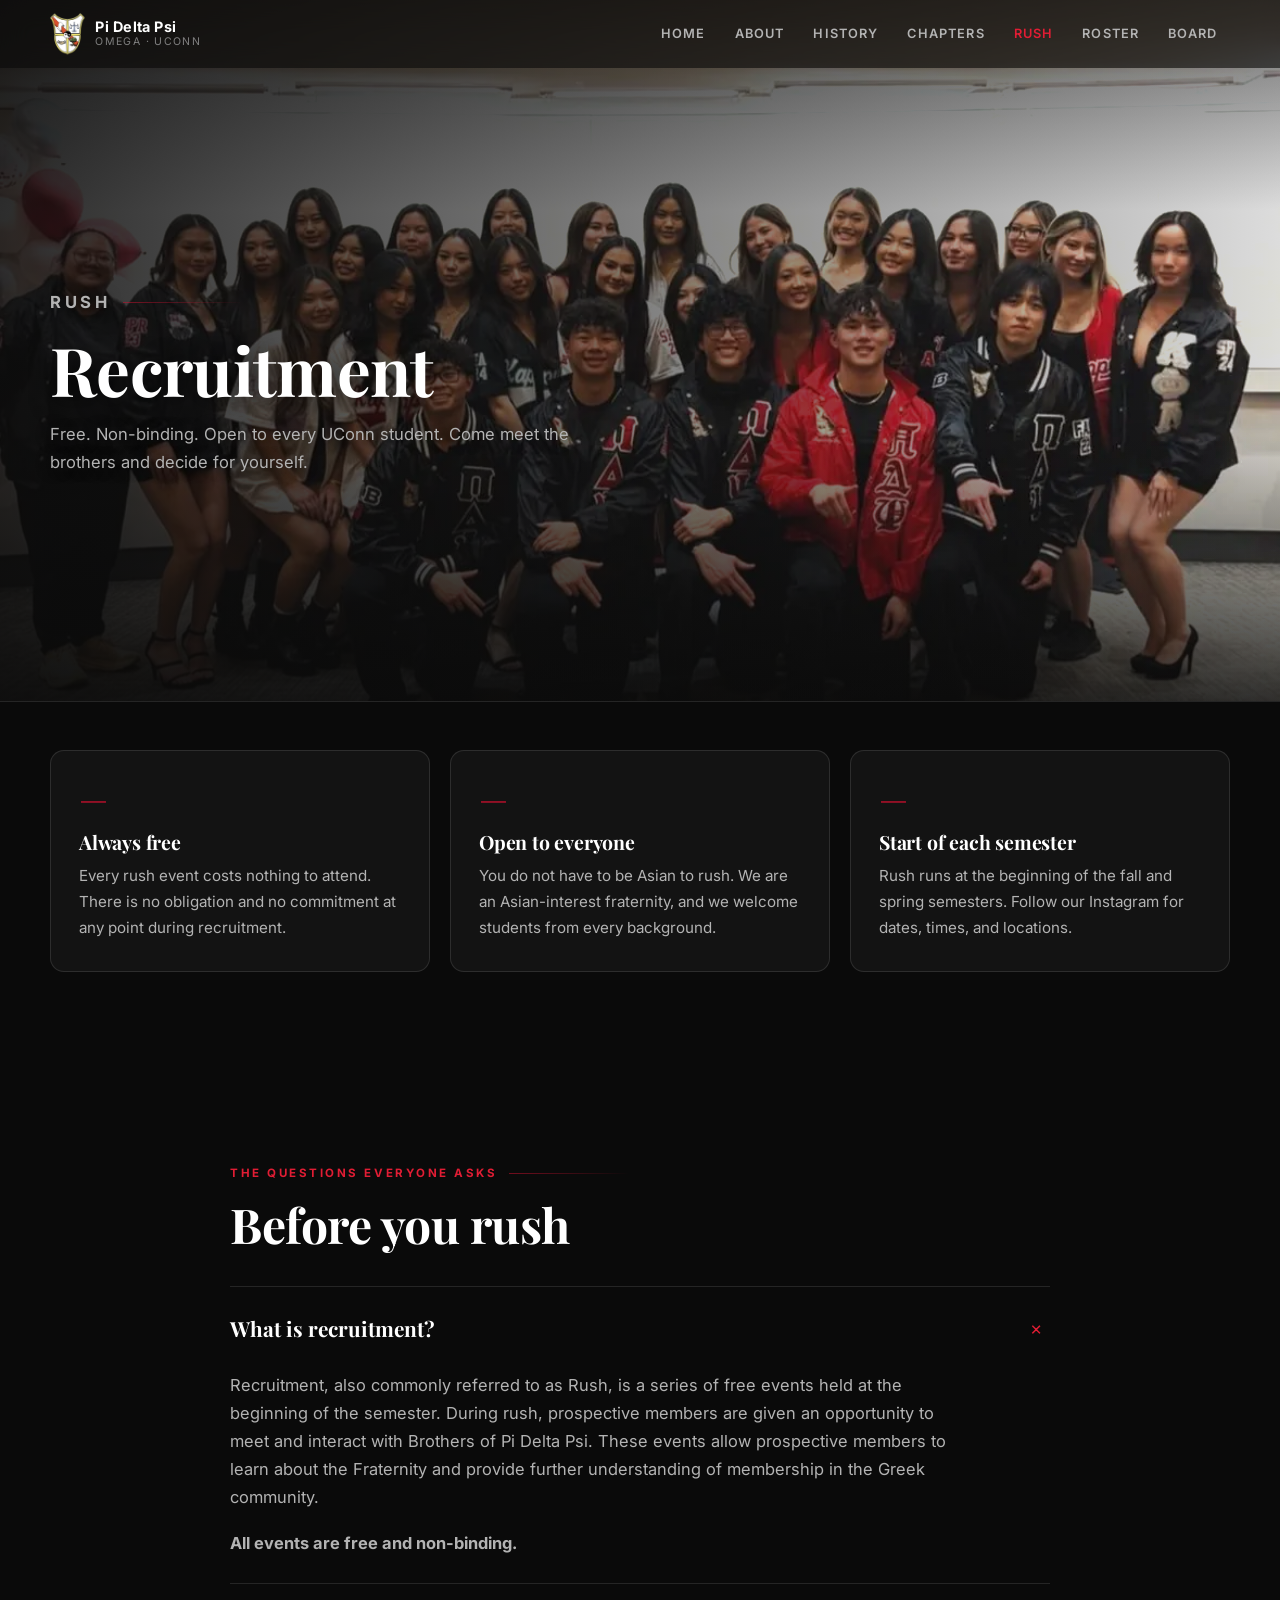
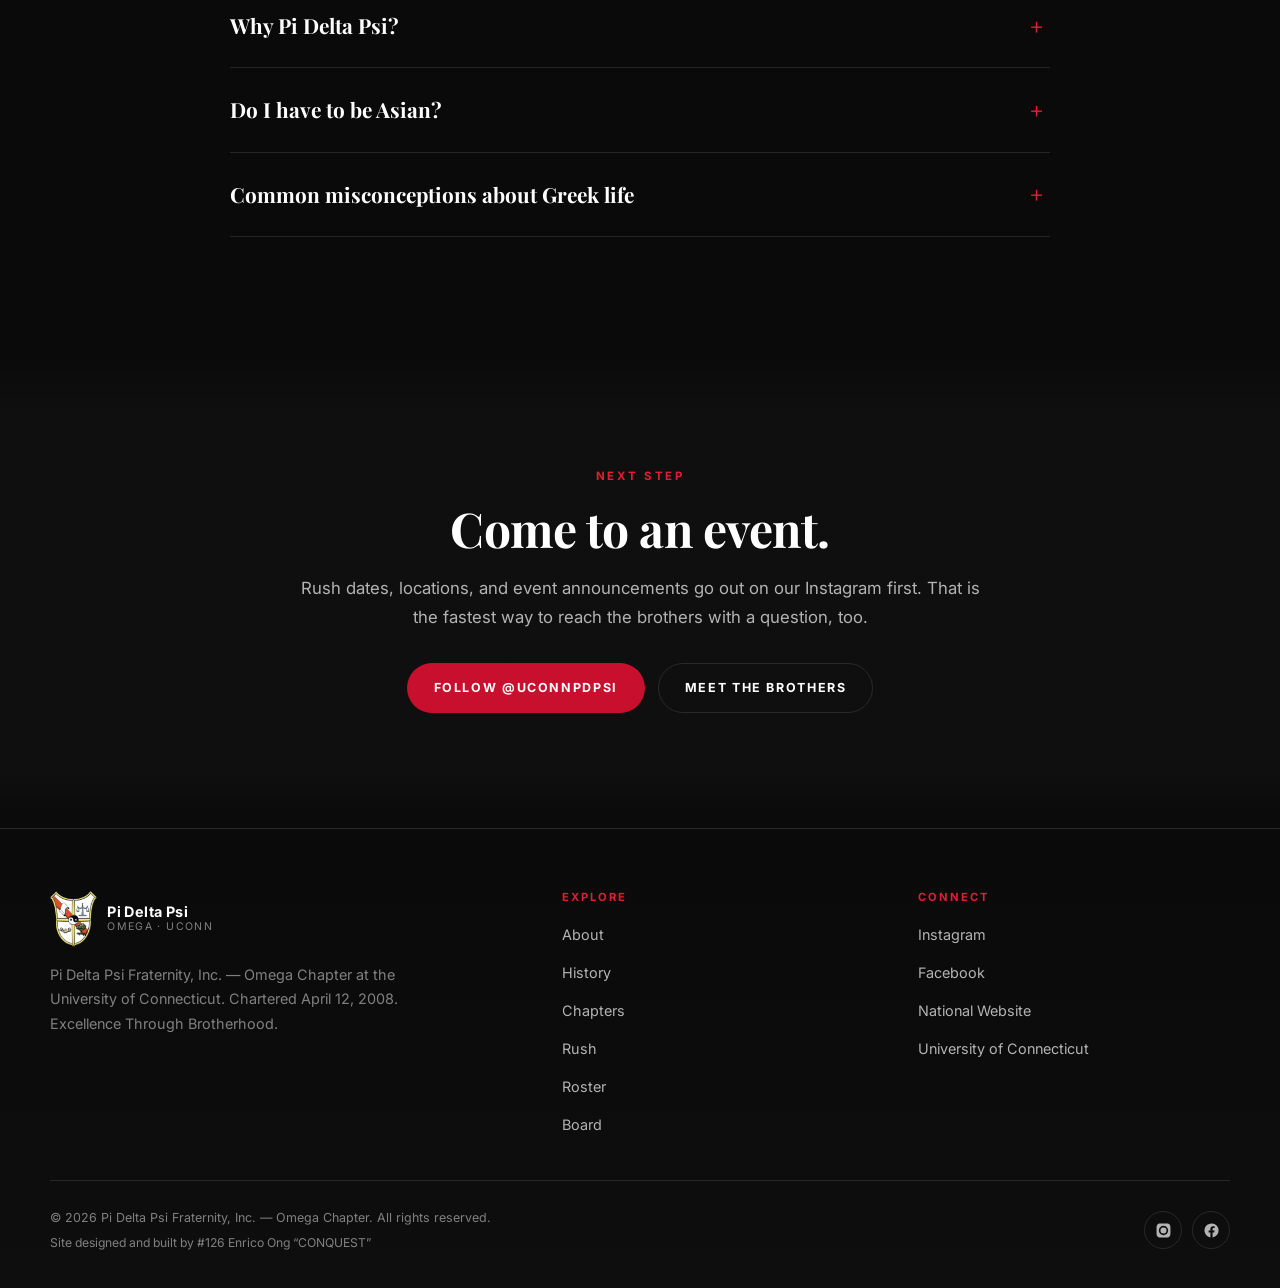
<file: rush.html>
<!DOCTYPE html>
<html lang="en">
<head>
<meta charset="utf-8">
<meta name="viewport" content="width=device-width, initial-scale=1">
<title>Rush | Pi Delta Psi &mdash; Omega Chapter</title>
<meta name="description" content="Recruitment at Pi Delta Psi's Omega Chapter at UConn — what rush is, why brothers choose Pi Delta Psi, and answers to the questions everyone asks.">
<link rel="icon" href="data:image/svg+xml,<svg xmlns='http://www.w3.org/2000/svg' viewBox='0 0 100 100'><text y='.9em' font-size='80' fill='%23c8102e'>Ω</text></svg>">
<link rel="preconnect" href="https://fonts.googleapis.com">
<link rel="preconnect" href="https://fonts.gstatic.com" crossorigin>
<link href="https://fonts.googleapis.com/css2?family=Inter:wght@400;600;700&family=Playfair+Display:ital,wght@0,400;0,700;1,400&display=swap" rel="stylesheet">
<link rel="stylesheet" href="assets/css/styles.css?v=24">
</head>
<body>

<header id="site-nav"></header>

<section class="pagehead pagehead--photo pagehead--rush">
  <div class="pagehead__glyph" aria-hidden="true">Ψ</div>
  <div class="wrap">
    <p class="eyebrow">Rush</p>
    <h1>Recruitment</h1>
    <p>Free. Non-binding. Open to every UConn student. Come meet the brothers and decide for yourself.</p>
  </div>
</section>

<!-- ============================ QUICK FACTS ============================ -->
<section class="section--tight" style="padding-top:48px">
  <div class="wrap">
    <div class="grid grid--3">
      <div class="card reveal" data-delay="1">
        <span class="card__glyph" aria-hidden="true">&#8212;</span>
        <h3>Always free</h3>
        <p>Every rush event costs nothing to attend. There is no obligation and no commitment at any point during recruitment.</p>
      </div>
      <div class="card reveal" data-delay="2">
        <span class="card__glyph" aria-hidden="true">&#8212;</span>
        <h3>Open to everyone</h3>
        <p>You do not have to be Asian to rush. We are an Asian-interest fraternity, and we welcome students from every background.</p>
      </div>
      <div class="card reveal" data-delay="3">
        <span class="card__glyph" aria-hidden="true">&#8212;</span>
        <h3>Start of each semester</h3>
        <p>Rush runs at the beginning of the fall and spring semesters. Follow our Instagram for dates, times, and locations.</p>
      </div>
    </div>
  </div>
</section>

<!-- ============================ FAQ ============================ -->
<section class="section">
  <div class="wrap-narrow">
    <p class="eyebrow reveal">The Questions Everyone Asks</p>
    <h2 class="section-title reveal" style="margin-bottom:34px">Before you rush</h2>

    <div class="accordion reveal">

      <div class="acc-item">
        <button class="acc-item__head" type="button">What is recruitment?</button>
        <div class="acc-item__body"><div class="acc-item__inner"><div>
          <p>Recruitment, also commonly referred to as Rush, is a series of free events held at the beginning of the semester. During rush, prospective members are given an opportunity to meet and interact with Brothers of Pi Delta Psi. These events allow prospective members to learn about the Fraternity and provide further understanding of membership in the Greek community.</p>
          <p><strong>All events are free and non-binding.</strong></p>
        </div></div></div>
      </div>

      <div class="acc-item">
        <button class="acc-item__head" type="button">Why Pi Delta Psi?</button>
        <div class="acc-item__body"><div class="acc-item__inner"><div>
          <p>Pi Delta Psi prides itself on striving toward excellence in every aspect of human endeavor. Many organizations may focus on just one facet of the college experience. There are student groups that focus primarily on community service and others on socializing. What sets Pi Delta Psi apart from other organizations is the commitment to our four pillars.</p>
          <p>Through our Fraternity, you can become part of a Brotherhood that commits itself to Academic Achievement, Cultural Awareness, Righteousness, and Friendship/Loyalty. Not only do we claim this commitment, we act upon it. Please take the opportunity to meet our members and learn about our organization. Remember, <strong>Brotherhood is Eternal</strong>.</p>
        </div></div></div>
      </div>

      <div class="acc-item">
        <button class="acc-item__head" type="button">Do I have to be Asian?</button>
        <div class="acc-item__body"><div class="acc-item__inner"><div>
          <p>No. You do not have to be Asian to be a part of our fraternity. As an Asian-Interest Fraternity, we focus mainly on Asian-American issues and cultures. Although we are predominantly Asian-American, we accept students from all backgrounds. Nationally, Pi Delta Psi consists of brothers from all walks of life.</p>
        </div></div></div>
      </div>

      <div class="acc-item">
        <button class="acc-item__head" type="button">Common misconceptions about Greek life</button>
        <div class="acc-item__body"><div class="acc-item__inner"><div>
          <p>Many students come to college believing that Greek organizations only party and get drunk. They see fraternal organizations as an avenue where students can buy friendships and do nothing but socialize. However, prospective members should consider why fraternal organizations were first formed and the goals many of these organizations were founded upon.</p>
          <p>Although social aspects are part of any Greek organization, Pi Delta Psi prides itself on four pillars: Academic Achievement, Cultural Awareness, Righteousness, and Friendship/Loyalty. We believe that a Greek organization is a place where students can better themselves. We encourage our members to do well in school, be active on campus, and to serve the community. Most importantly, through our organization, we build everlasting bonds among our Brothers.</p>
          <p>Rather than accepting the myths associated with Greek Life, take the time to truly meet the Brothers of Pi Delta Psi and see why we chose to be a part of the Asian American Greek Community. You might be surprised.</p>
        </div></div></div>
      </div>

    </div>
  </div>
</section>

<!-- ============================ CTA ============================ -->
<section class="section section--alt">
  <div class="wrap-narrow center">
    <p class="eyebrow eyebrow--center reveal">Next Step</p>
    <h2 class="section-title reveal">Come to an event.</h2>
    <p class="section-lede reveal" style="margin-bottom:32px">Rush dates, locations, and event announcements go out on our Instagram first. That is the fastest way to reach the brothers with a question, too.</p>
    <div class="reveal" style="display:flex;gap:13px;justify-content:center;flex-wrap:wrap">
      <a class="btn btn--primary" href="https://www.instagram.com/uconnpdpsi/" target="_blank" rel="noopener">Follow @uconnpdpsi</a>
      <a class="btn btn--ghost" href="board.html">Meet the Brothers</a>
    </div>
  </div>
</section>

<footer id="site-footer"></footer>
<button class="totop" id="to-top" aria-label="Back to top">&uarr;</button>

<script src="assets/js/data.js?v=24"></script>
<script src="assets/js/main.js?v=24"></script>
</body>
</html>
</file>
<file: assets/css/styles.css>
/* ==========================================================================
   Pi Delta Psi Fraternity, Inc. — Omega Chapter at UConn
   Global stylesheet
   --------------------------------------------------------------------------
   Brand colors live in :root below. Change them in one place and the whole
   site follows.
   ========================================================================== */

/* ---------- Tokens ---------- */
:root {
  /* Brand — red, black, white */
  --black-900: #0a0a0a;   /* page background */
  --black-800: #121212;   /* raised surfaces */
  --black-700: #1a1a1a;
  --black-600: #242424;
  --red-600:  #8f0b20;    /* deep red */
  --red-500:  #c8102e;    /* primary accent */
  --red-400:  #e11d34;    /* brighter accent */
  --red-300:  #ff7280;    /* light tint, for text on black */

  /* Surfaces & text */
  --bg: var(--black-900);
  --surface: rgba(255, 255, 255, 0.04);
  --surface-hover: rgba(255, 255, 255, 0.07);
  --border: rgba(255, 255, 255, 0.11);
  --border-strong: rgba(200, 16, 46, 0.55);
  --text: #ffffff;
  --text-muted: #b3b3b3;
  --text-dim: #808080;

  /* Type */
  --font-display: "Playfair Display", Georgia, "Times New Roman", serif;
  --font-body: "Inter", -apple-system, BlinkMacSystemFont, "Segoe UI", Roboto, Helvetica, Arial, sans-serif;

  /* Layout */
  --wrap: 1180px;
  --wrap-narrow: 820px;
  --nav-h: 68px;
  --radius: 14px;
  --radius-sm: 9px;

  /* Motion */
  --ease: cubic-bezier(0.22, 1, 0.36, 1);
}

/* ---------- Reset ---------- */
*, *::before, *::after { box-sizing: border-box; }

html {
  scroll-behavior: smooth;
  scroll-padding-top: calc(var(--nav-h) + 20px);
  -webkit-text-size-adjust: 100%;
}

body {
  margin: 0;
  background: var(--bg);
  color: var(--text);
  font-family: var(--font-body);
  font-size: 16.5px;
  line-height: 1.7;
  -webkit-font-smoothing: antialiased;
  overflow-x: hidden;
}

img { max-width: 100%; display: block; }
a { color: inherit; text-decoration: none; }
button { font: inherit; color: inherit; }

h1, h2, h3, h4 {
  font-family: var(--font-display);
  font-weight: 700;
  line-height: 1.15;
  margin: 0 0 0.5em;
  letter-spacing: -0.01em;
}

p { margin: 0 0 1.1em; }
p:last-child { margin-bottom: 0; }

::selection { background: var(--red-500); color: #fff; }

/* Focus ring — keyboard users only */
:focus-visible {
  outline: 2px solid var(--red-400);
  outline-offset: 3px;
  border-radius: 4px;
}

/* ---------- Layout helpers ---------- */
.wrap { width: min(100% - 44px, var(--wrap)); margin-inline: auto; }
.wrap-narrow { width: min(100% - 44px, var(--wrap-narrow)); margin-inline: auto; }

section { position: relative; }
.section { padding: clamp(64px, 9vw, 118px) 0; }
.section--tight { padding: clamp(48px, 6vw, 78px) 0; }
.section--alt { background: linear-gradient(180deg, transparent, rgba(255,255,255,0.02) 12%, rgba(255,255,255,0.02) 88%, transparent); }

.eyebrow {
  font-family: var(--font-body);
  font-size: 0.72rem;
  font-weight: 700;
  letter-spacing: 0.22em;
  text-transform: uppercase;
  color: var(--red-400);
  margin: 0 0 14px;
  display: flex;
  align-items: center;
  gap: 12px;
}
.eyebrow::after {
  content: "";
  flex: 1;
  height: 1px;
  background: linear-gradient(90deg, var(--border-strong), transparent);
  max-width: 120px;
}
.eyebrow--center { justify-content: center; }
.eyebrow--center::after { display: none; }

.section-title { font-size: clamp(1.9rem, 4.2vw, 3rem); margin-bottom: 18px; }
.section-lede { color: var(--text-muted); font-size: 1.05rem; max-width: 62ch; }
.center { text-align: center; }
.center .section-lede { margin-inline: auto; }

/* ---------- Navigation ---------- */
.nav {
  position: fixed;
  inset: 0 0 auto 0;
  height: var(--nav-h);
  z-index: 100;
  display: flex;
  align-items: center;
  background: rgba(10, 10, 10, 0.6);
  backdrop-filter: blur(14px);
  -webkit-backdrop-filter: blur(14px);
  border-bottom: 1px solid transparent;
  transition: background 0.3s var(--ease), border-color 0.3s var(--ease);
}
.nav.is-scrolled {
  background: rgba(10, 10, 10, 0.94);
  border-bottom-color: var(--border);
}
.nav__inner {
  width: min(100% - 44px, var(--wrap));
  margin-inline: auto;
  display: flex;
  align-items: center;
  justify-content: space-between;
  gap: 24px;
}
.brand { display: flex; align-items: center; gap: 10px; }
.brand__crest { height: 42px; width: auto; flex-shrink: 0; }
.footer .brand__crest { height: 56px; }
.brand__mark {
  font-family: var(--font-display);
  font-size: 1.22rem;
  letter-spacing: 0.06em;
  color: var(--red-400);
  line-height: 1;
}
.brand__text { display: flex; flex-direction: column; line-height: 1.15; }
.brand__name { font-weight: 700; font-size: 0.9rem; letter-spacing: 0.03em; }
.brand__sub { font-size: 0.66rem; color: var(--text-dim); letter-spacing: 0.13em; text-transform: uppercase; }

.nav__links { display: flex; align-items: center; gap: 3px; }
.nav__link {
  padding: 8px 13px;
  font-size: 0.8rem;
  font-weight: 600;
  letter-spacing: 0.09em;
  text-transform: uppercase;
  color: var(--text-muted);
  border-radius: 7px;
  transition: color 0.2s, background 0.2s;
}
.nav__link:hover { color: var(--text); background: var(--surface); }
.nav__link.is-active { color: var(--red-400); }

.nav__toggle {
  display: none;
  background: none;
  border: 1px solid var(--border);
  border-radius: 8px;
  width: 42px; height: 38px;
  cursor: pointer;
  padding: 0;
  align-items: center;
  justify-content: center;
}
.nav__toggle span {
  display: block;
  width: 18px; height: 1.5px;
  background: var(--text);
  position: relative;
  transition: background 0.2s;
}
.nav__toggle span::before,
.nav__toggle span::after {
  content: "";
  position: absolute;
  left: 0;
  width: 18px; height: 1.5px;
  background: var(--text);
  transition: transform 0.28s var(--ease);
}
.nav__toggle span::before { top: -6px; }
.nav__toggle span::after { top: 6px; }
.nav__toggle[aria-expanded="true"] span { background: transparent; }
.nav__toggle[aria-expanded="true"] span::before { transform: translateY(6px) rotate(45deg); }
.nav__toggle[aria-expanded="true"] span::after { transform: translateY(-6px) rotate(-45deg); }

@media (max-width: 900px) {
  .nav__toggle { display: flex; }
  .nav__links {
    position: fixed;
    inset: var(--nav-h) 0 auto 0;
    flex-direction: column;
    align-items: stretch;
    gap: 0;
    background: rgba(10, 10, 10, 0.98);
    backdrop-filter: blur(18px);
    border-bottom: 1px solid var(--border);
    padding: 10px 22px 22px;
    transform: translateY(-14px);
    opacity: 0;
    pointer-events: none;
    transition: opacity 0.25s var(--ease), transform 0.25s var(--ease);
  }
  .nav__links.is-open { opacity: 1; transform: none; pointer-events: auto; }
  .nav__link { padding: 14px 4px; border-bottom: 1px solid var(--border); font-size: 0.9rem; }
}

/* ---------- Buttons ---------- */
.btn {
  display: inline-flex;
  align-items: center;
  gap: 9px;
  padding: 13px 26px;
  border-radius: 999px;
  font-size: 0.78rem;
  font-weight: 700;
  letter-spacing: 0.13em;
  text-transform: uppercase;
  border: 1px solid transparent;
  background: transparent; /* buttons otherwise inherit the UA's buttonface color */
  cursor: pointer;
  transition: transform 0.2s var(--ease), background 0.2s, border-color 0.2s, color 0.2s;
}
.btn:hover { transform: translateY(-2px); }
.btn--primary { background: var(--red-500); color: #fff; }
.btn--primary:hover { background: var(--red-400); }
.btn--ghost { border-color: var(--border); color: var(--text); }
.btn--ghost:hover { border-color: var(--border-strong); background: var(--surface); }

/* ---------- Hero ---------- */
.hero {
  position: relative;
  min-height: 100svh;
  display: flex;
  align-items: center;
  padding-top: var(--nav-h);
  overflow: hidden;
  isolation: isolate;
}
.hero__bg {
  position: absolute;
  inset: 0;
  z-index: -2;
  background:
    radial-gradient(ellipse 70% 55% at 20% 15%, rgba(200, 16, 46, 0.22), transparent 62%),
    radial-gradient(ellipse 60% 50% at 82% 78%, rgba(143, 11, 32, 0.28), transparent 60%),
    linear-gradient(165deg, #161616 0%, #0a0a0a 55%, #0d0d0d 100%);
}
.hero__crest {
  position: absolute;
  right: -2%;
  top: 50%;
  transform: translateY(-50%);
  height: min(112vh, 1000px);
  width: auto;
  opacity: 0.07;
  z-index: -1;
  user-select: none;
  pointer-events: none;
}
@media (max-width: 900px) { .hero__crest { right: -22%; opacity: 0.05; } }

.hero__content { position: relative; }
.hero__kicker {
  font-size: 0.74rem;
  font-weight: 700;
  letter-spacing: 0.34em;
  text-transform: uppercase;
  color: var(--red-400);
  margin-bottom: 26px;
}
.hero h1 {
  font-size: clamp(3rem, 11vw, 7.5rem);
  line-height: 0.94;
  margin: 0 0 6px;
  letter-spacing: -0.025em;
}
.hero h1 .thin { display: block; font-weight: 400; font-style: italic; color: var(--red-400); font-size: 0.44em; letter-spacing: 0.02em; margin-top: 14px; }
.hero__sub {
  font-size: clamp(0.9rem, 1.6vw, 1.06rem);
  color: var(--text-muted);
  letter-spacing: 0.12em;
  text-transform: uppercase;
  font-weight: 600;
  margin: 26px 0 34px;
  max-width: 46ch;
}
.hero__actions { display: flex; flex-wrap: wrap; gap: 13px; }
.hero__scroll {
  position: absolute;
  bottom: 34px;
  left: 50%;
  transform: translateX(-50%);
  font-size: 0.64rem;
  letter-spacing: 0.28em;
  text-transform: uppercase;
  color: var(--text-dim);
  display: flex;
  flex-direction: column;
  align-items: center;
  gap: 10px;
}
.hero__scroll::after {
  content: "";
  width: 1px; height: 40px;
  background: linear-gradient(180deg, var(--red-500), transparent);
  animation: scrollPulse 2.2s var(--ease) infinite;
}
@keyframes scrollPulse {
  0%, 100% { opacity: 0.25; transform: scaleY(0.6); transform-origin: top; }
  50% { opacity: 1; transform: scaleY(1); transform-origin: top; }
}

/* ---------- Page header (interior pages) ---------- */
.pagehead {
  padding: calc(var(--nav-h) + 76px) 0 62px;
  position: relative;
  overflow: hidden;
  border-bottom: 1px solid var(--border);
  background:
    radial-gradient(ellipse 60% 100% at 12% 0%, rgba(200, 16, 46, 0.2), transparent 62%),
    linear-gradient(180deg, var(--black-800), var(--black-900));
}
/* Photo variant of the page header (rush). The overlay keeps the heading
   readable over the image and fades the photo into the page background. */
/* Photo page header. Each page sets --head-img (and optionally --head-focus
   and --head-bright) on its own modifier class below. */
.pagehead--photo {
  /* A page can pin the box to its photo's aspect ratio so nothing is cropped. */
  aspect-ratio: var(--head-ratio, auto);
  min-height: var(--head-minh, 78vh);
  display: flex;
  align-items: center;
  padding: calc(var(--nav-h) + 72px) 0 76px;
  background: var(--black-900);
}
.pagehead--photo::before {
  content: "";
  position: absolute;
  inset: 0;
  background-image: var(--head-img);
  background-size: cover;
  background-position: var(--head-focus, center 30%);
  filter: brightness(var(--head-bright, 1.22)) saturate(1.06);
  z-index: 0;
}
.pagehead--photo::after {
  content: "";
  position: absolute;
  inset: 0;
  z-index: 1;
  background:
    linear-gradient(90deg,
      rgba(10,10,10,var(--scrim-l, 0.86)) 0%,
      rgba(10,10,10,var(--scrim-m, 0.55)) 46%,
      rgba(10,10,10,var(--scrim-r, 0.14)) 100%),
    linear-gradient(180deg, rgba(10,10,10,0.55) 0%, transparent 30%, transparent 62%, rgba(10,10,10,0.82) 100%);
}
.pagehead--photo .wrap { position: relative; z-index: 2; }
.pagehead--photo .pagehead__glyph { display: none; }
.pagehead--photo h1 {
  font-size: clamp(2.9rem, 8vw, 5.4rem);
  text-shadow: 0 3px 30px rgba(0,0,0,0.75);
}
.pagehead--photo p {
  color: #f0f0f0;
  font-size: 1.12rem;
  text-shadow: 0 2px 18px rgba(0,0,0,0.85);
}
@media (max-width: 760px) {
  .pagehead--photo { min-height: 64vh; }
  /* too narrow to honour a wide photo ratio; fall back to a cropped band */
  .pagehead--history { --head-ratio: auto; --head-minh: 56vh; --head-focus: center 12%; }
  .pagehead--photo::after {
    background:
      linear-gradient(180deg, rgba(10,10,10,0.6) 0%, rgba(10,10,10,0.42) 40%, rgba(10,10,10,0.88) 100%);
  }
}

/* Per-page photos */
.pagehead--rush   { --head-img: url("../img/rush-hero.webp");   --head-focus: center 30%; }
.pagehead--about  { --head-img: url("../img/about-hero.webp");  --head-focus: center 38%; --head-bright: 1.15;
                    --scrim-l: 0.9; --scrim-m: 0.62; --scrim-r: 0.18; }
.pagehead--chapters{ --head-img: url("../img/chapters-hero.webp"); --head-focus: center 38%; --head-bright: 1.14;
                    --scrim-l: 0.9; --scrim-m: 0.62; --scrim-r: 0.2; }
.pagehead--history{ --head-img: url("../img/history-hero.webp"); --head-focus: center; --head-bright: 1.1;
                    --scrim-l: 0.9; --scrim-m: 0.6; --scrim-r: 0.16;
                    /* match the photo so the full frame is visible */
                    --head-ratio: 960 / 608; --head-minh: 0; }
.pagehead--roster {
  --head-img: url("../img/roster-hero.webp");
  --head-focus: center bottom;
  --head-bright: 1.12;
  --scrim-l: 0.93; --scrim-m: 0.68; --scrim-r: 0.2;
}

.pagehead__glyph { display: none; }
.pagehead--photo h1 {
  font-size: clamp(2.9rem, 8vw, 5.4rem);
  text-shadow: 0 3px 30px rgba(0,0,0,0.75);
}
.pagehead--photo p {
  color: #f0f0f0;
  font-size: 1.12rem;
  text-shadow: 0 2px 18px rgba(0,0,0,0.85);
}
@media (max-width: 760px) {
  .pagehead--photo { min-height: 64vh; }
  /* too narrow to honour a wide photo ratio; fall back to a cropped band */
  .pagehead--history { --head-ratio: auto; --head-minh: 56vh; --head-focus: center 12%; }
  .pagehead--photo::after {
    background:
      linear-gradient(180deg, rgba(10,10,10,0.6) 0%, rgba(10,10,10,0.42) 40%, rgba(10,10,10,0.88) 100%);
  }
}

.pagehead__glyph { display: none; }
.pagehead--photo h1 { text-shadow: 0 2px 24px rgba(0,0,0,0.6); }
.pagehead--photo p { color: #e6e6e6; text-shadow: 0 1px 14px rgba(0,0,0,0.7); }
@media (max-width: 760px) {
  .pagehead--photo::after {
    background:
      linear-gradient(180deg, rgba(10,10,10,0.7) 0%, rgba(10,10,10,0.82) 45%, rgba(10,10,10,0.95) 100%);
  }
}

.pagehead__glyph {
  position: absolute;
  right: 2%;
  top: 50%;
  transform: translateY(-46%);
  font-family: var(--font-display);
  font-size: clamp(11rem, 26vw, 22rem);
  line-height: 0.8;
  color: rgba(255,255,255,0.025);
  user-select: none;
  pointer-events: none;
}
.pagehead h1 { font-size: clamp(2.4rem, 6.5vw, 4.2rem); margin-bottom: 12px; }
.pagehead p { color: var(--text-muted); max-width: 58ch; font-size: 1.04rem; }

/* ---------- Stats ---------- */
.stats {
  display: grid;
  grid-template-columns: repeat(auto-fit, minmax(min(170px, 100%), 1fr));
  gap: 1px;
  background: var(--border);
  border: 1px solid var(--border);
  border-radius: var(--radius);
  overflow: hidden;
}
.stat { background: var(--black-900); padding: 30px 24px; text-align: center; }
.stat__num {
  font-family: var(--font-display);
  font-size: clamp(2.2rem, 5vw, 3.1rem);
  color: var(--red-400);
  line-height: 1;
  margin-bottom: 8px;
}
.stat__label {
  font-size: 0.7rem;
  letter-spacing: 0.16em;
  text-transform: uppercase;
  color: var(--text-dim);
  font-weight: 600;
}

/* ---------- Cards ---------- */
.grid { display: grid; gap: 20px; }
.grid--2 { grid-template-columns: repeat(auto-fit, minmax(min(320px, 100%), 1fr)); }
.grid--3 { grid-template-columns: repeat(auto-fit, minmax(min(280px, 100%), 1fr)); }
.grid--4 { grid-template-columns: repeat(auto-fit, minmax(min(215px, 100%), 1fr)); }

.card {
  background: var(--surface);
  border: 1px solid var(--border);
  border-radius: var(--radius);
  padding: 30px 28px;
  transition: transform 0.3s var(--ease), border-color 0.3s, background 0.3s;
  position: relative;
  overflow: hidden;
}
.card:hover { transform: translateY(-4px); border-color: var(--border-strong); background: var(--surface-hover); }
.card__glyph {
  font-family: var(--font-display);
  font-size: 2.1rem;
  color: var(--red-500);
  line-height: 1;
  margin-bottom: 16px;
  display: block;
}

/* Crest icons on the pillar cards */
.card__iconwrap {
  display: grid;
  place-items: center;
  width: 70px;
  height: 70px;
  margin-bottom: 20px;
  border-radius: 50%;
  background: rgba(200, 16, 46, 0.1);
  border: 1px solid rgba(200, 16, 46, 0.3);
  transition: background 0.3s var(--ease), border-color 0.3s var(--ease), transform 0.3s var(--ease);
}
.card:hover .card__iconwrap {
  background: rgba(200, 16, 46, 0.2);
  border-color: var(--red-500);
  transform: translateY(-2px);
}
.card__icon {
  width: 46px;
  height: 46px;
  object-fit: contain;
  transition: filter 0.3s var(--ease);
}
.card:hover .card__icon { filter: brightness(1.3); }

/* The four pillars always sit on one row on desktop. */
.grid--pillars { grid-template-columns: repeat(4, minmax(0, 1fr)); }
@media (max-width: 900px) { .grid--pillars { grid-template-columns: repeat(2, minmax(0, 1fr)); } }
@media (max-width: 600px)  { .grid--pillars { grid-template-columns: minmax(0, 1fr); } }
.card h3 { font-size: 1.22rem; margin-bottom: 10px; }
.card p { color: var(--text-muted); font-size: 0.95rem; margin: 0; }

.card--link { display: block; }
.card--link .card__go {
  margin-top: 18px;
  font-size: 0.72rem;
  letter-spacing: 0.16em;
  text-transform: uppercase;
  color: var(--red-400);
  font-weight: 700;
  display: inline-flex;
  align-items: center;
  gap: 7px;
  transition: gap 0.25s var(--ease);
}
.card--link:hover .card__go { gap: 13px; }

/* ---------- Prose ---------- */
.prose { color: var(--text-muted); font-size: 1.03rem; }
.prose h2 { color: var(--text); }
.prose h3 { color: var(--text); font-size: 1.3rem; margin-top: 2em; }
.prose strong { color: var(--text); font-weight: 600; }
.pull {
  border-left: 2px solid var(--red-500);
  padding: 6px 0 6px 26px;
  margin: 34px 0;
  font-family: var(--font-display);
  font-size: clamp(1.15rem, 2.4vw, 1.5rem);
  font-style: italic;
  line-height: 1.5;
  color: var(--red-300);
}
.pull cite { display: block; font-family: var(--font-body); font-style: normal; font-size: 0.74rem; letter-spacing: 0.16em; text-transform: uppercase; color: var(--text-dim); margin-top: 16px; }

/* ---------- Checklist ---------- */
.checklist { list-style: none; padding: 0; margin: 0; display: grid; gap: 13px; }
.checklist li {
  position: relative;
  padding-left: 34px;
  color: var(--text-muted);
}
.checklist li::before {
  content: "";
  position: absolute;
  left: 0; top: 0.62em;
  width: 15px; height: 1.5px;
  background: var(--red-500);
}

/* ---------- Controls (search + filters) ---------- */
.controls {
  display: flex;
  flex-wrap: wrap;
  gap: 12px;
  align-items: center;
  margin-bottom: 12px;
}
.search {
  position: relative;
  flex: 1 1 280px;
  min-width: 0;
}
.search input {
  width: 100%;
  background: var(--surface);
  border: 1px solid var(--border);
  border-radius: 999px;
  color: var(--text);
  padding: 13px 44px 13px 44px;
  font-size: 0.94rem;
  font-family: inherit;
  transition: border-color 0.2s, background 0.2s;
}
.search input::placeholder { color: var(--text-dim); }
/* Hide the browser's native clear control — we render our own. */
.search input::-webkit-search-cancel-button,
.search input::-webkit-search-decoration { -webkit-appearance: none; appearance: none; }
.search input:focus { outline: none; border-color: var(--border-strong); background: var(--surface-hover); }
.search__icon {
  position: absolute;
  left: 17px; top: 50%;
  transform: translateY(-50%);
  color: var(--text-dim);
  pointer-events: none;
  font-size: 0.95rem;
}
.search__clear {
  position: absolute;
  right: 8px; top: 50%;
  transform: translateY(-50%);
  background: none;
  border: 0;
  color: var(--text-dim);
  cursor: pointer;
  padding: 8px 12px;
  border-radius: 999px;
  font-size: 1.05rem;
  line-height: 1;
  display: none;
}
.search__clear:hover { color: var(--text); }
.search__clear.is-visible { display: block; }

.select {
  background: var(--surface);
  border: 1px solid var(--border);
  border-radius: 999px;
  color: var(--text);
  padding: 13px 18px;
  font-family: inherit;
  font-size: 0.9rem;
  cursor: pointer;
}
.select:focus { outline: none; border-color: var(--border-strong); }
.select option { background: var(--black-800); color: var(--text); }

.chiprow { display: flex; flex-wrap: wrap; gap: 8px; margin-bottom: 30px; }
.chip {
  background: var(--surface);
  border: 1px solid var(--border);
  border-radius: 999px;
  padding: 7px 15px;
  font-size: 0.78rem;
  font-weight: 600;
  letter-spacing: 0.03em;
  color: var(--text-muted);
  cursor: pointer;
  transition: all 0.2s;
  white-space: nowrap;
}
.chip:hover { color: var(--text); border-color: var(--border-strong); }
.chip.is-active { background: var(--red-500); border-color: var(--red-500); color: var(--black-900); }

.resultcount {
  font-size: 0.8rem;
  color: var(--text-dim);
  letter-spacing: 0.09em;
  text-transform: uppercase;
  font-weight: 600;
  margin-bottom: 26px;
}
.resultcount b { color: var(--red-400); }

.empty {
  text-align: center;
  padding: 70px 20px;
  color: var(--text-dim);
  border: 1px dashed var(--border);
  border-radius: var(--radius);
}
.empty strong { display: block; color: var(--text); font-family: var(--font-display); font-size: 1.3rem; margin-bottom: 8px; }

/* ---------- Roster ---------- */
.classblock {
  margin-bottom: 4px;
}
.classblock__head {
  position: sticky;
  top: var(--nav-h);
  z-index: 5;
  display: flex;
  align-items: center;
  gap: 16px;
  padding: 16px 4px 14px;
  background: var(--black-900);
  border-bottom: 1px solid var(--border-strong);
}
.classblock__greek {
  font-family: var(--font-display);
  font-size: 1.5rem;
  color: var(--red-500);
  width: 42px;
  flex-shrink: 0;
  text-align: center;
}
.classblock__meta { flex: 1; min-width: 0; }
.classblock__name {
  font-family: var(--font-display);
  font-size: 1.18rem;
  font-weight: 700;
  margin: 0;
  line-height: 1.25;
}
.classblock__term {
  font-size: 0.8rem;
  letter-spacing: 0.16em;
  text-transform: uppercase;
  color: var(--red-300);
  font-weight: 700;
}
.classblock__count {
  font-size: 0.72rem;
  letter-spacing: 0.1em;
  text-transform: uppercase;
  color: var(--text-muted);
  background: var(--surface);
  border: 1px solid var(--border);
  border-radius: 999px;
  padding: 5px 12px;
  font-weight: 600;
  white-space: nowrap;
}
.classblock__body { padding: 18px 4px 40px; }

.educators {
  display: flex;
  flex-wrap: wrap;
  gap: 8px 26px;
  padding: 0 0 16px;
  margin-bottom: 18px;
  font-size: 0.9rem;
  color: #fff;
}
.educators em { font-style: italic; font-weight: 600; color: var(--text-muted); margin-left: 4px; }
.educators span b { color: var(--red-400); font-weight: 700; letter-spacing: 0.08em; text-transform: uppercase; font-size: 0.74rem; margin-right: 8px; }

.brothers { display: grid; grid-template-columns: repeat(auto-fill, minmax(min(305px, 100%), 1fr)); gap: 10px; }
.brother {
  display: flex;
  align-items: baseline;
  gap: 11px;
  padding: 12px 15px;
  border: 1px solid var(--border);
  border-radius: var(--radius-sm);
  background: rgba(255,255,255,0.02);
  transition: border-color 0.2s, background 0.2s, transform 0.2s var(--ease);
}
.brother:hover { border-color: var(--border-strong); background: var(--surface-hover); transform: translateX(3px); }
.brother__num {
  font-family: var(--font-display);
  font-size: 0.86rem;
  color: var(--red-500);
  flex-shrink: 0;
  min-width: 30px;
  font-weight: 700;
}
.brother__name {
  font-weight: 700;
  font-size: 0.95rem;
  line-height: 1.4;
  color: #fff;
}
.brother__line {
  font-style: italic;
  font-weight: 600;
  color: var(--text-muted);
  margin-left: 2px;
  white-space: nowrap;
}
/* the longest names need a touch less type to stay on one line mid-range */
@media (max-width: 1100px) {
  .brother__name { font-size: 0.89rem; }
  .brother { padding: 11px 13px; }
}
.brother mark { background: rgba(200, 16, 46, 0.5); color: #fff; border-radius: 3px; padding: 0 2px; }

/* ---------- Timeline ---------- */
.timeline { position: relative; padding-left: 34px; }
.timeline::before {
  content: "";
  position: absolute;
  left: 6px; top: 8px; bottom: 8px;
  width: 1px;
  background: linear-gradient(180deg, var(--red-500), rgba(200,16,46,0.2));
}
.tl-item { position: relative; padding-bottom: 30px; }
.tl-item:last-child { padding-bottom: 0; }
.tl-item::before {
  content: "";
  position: absolute;
  left: -33px; top: 7px;
  width: 13px; height: 13px;
  border-radius: 50%;
  background: var(--black-900);
  border: 2px solid var(--red-500);
}
.tl-item__term { font-size: 0.72rem; letter-spacing: 0.15em; text-transform: uppercase; color: var(--red-400); font-weight: 700; margin-bottom: 5px; }
.tl-item__name { font-family: var(--font-display); font-size: 1.2rem; font-weight: 700; }
.tl-item__class { font-size: 0.83rem; color: var(--text-dim); }

/* ---------- Board ---------- */
.exec {
  display: grid;
  grid-template-columns: repeat(auto-fit, minmax(min(240px, 100%), 1fr));
  gap: 16px;
}
.exec__card {
  border: 1px solid var(--border);
  border-radius: var(--radius);
  padding: 28px 24px;
  background: var(--surface);
  position: relative;
  overflow: hidden;
  transition: transform 0.3s var(--ease), border-color 0.3s;
}
.exec__card::before {
  content: "";
  position: absolute;
  inset: 0 auto 0 0;
  width: 2px;
  background: var(--red-500);
  transform: scaleY(0);
  transform-origin: top;
  transition: transform 0.35s var(--ease);
}
.exec__card:hover { transform: translateY(-4px); border-color: var(--border-strong); }
.exec__card:hover::before { transform: scaleY(1); }
.exec__role { font-size: 0.7rem; letter-spacing: 0.19em; text-transform: uppercase; color: var(--red-400); font-weight: 700; margin-bottom: 12px; }
.exec__name { font-family: var(--font-display); font-size: 1.35rem; font-weight: 700; line-height: 1.2; }
.exec__line { font-size: 0.88rem; color: var(--text-dim); font-style: italic; margin-top: 3px; }

/* Exec board: cards on the left, the board poster on the right. */
.execwrap {
  display: grid;
  grid-template-columns: minmax(0, 1.5fr) minmax(0, 1fr);
  gap: 26px;
  align-items: start;
}
.execwrap .exec { grid-template-columns: repeat(2, minmax(0, 1fr)); }
.execposter { margin: 0; }
.execposter img {
  width: 100%;
  height: auto;
  display: block;
  border: 1px solid var(--border);
  border-radius: var(--radius);
}
@media (max-width: 1000px) {
  .execwrap { grid-template-columns: 1fr; }
  .execposter { max-width: 460px; margin-inline: auto; }
}
@media (max-width: 620px) {
  .execwrap .exec { grid-template-columns: 1fr; }
}

.committee {
  border: 1px solid var(--border);
  border-radius: var(--radius);
  padding: 22px 22px 20px;
  background: rgba(255,255,255,0.018);
  transition: border-color 0.25s, background 0.25s;
}
.committee:hover { border-color: var(--border-strong); background: var(--surface); }
.committee h3 {
  font-family: var(--font-body);
  font-size: 0.73rem;
  letter-spacing: 0.17em;
  text-transform: uppercase;
  color: var(--red-400);
  font-weight: 700;
  margin-bottom: 14px;
  padding-bottom: 12px;
  border-bottom: 1px solid var(--border);
}
.committee ul { list-style: none; margin: 0; padding: 0; display: grid; gap: 7px; }
.committee li { font-size: 0.9rem; font-weight: 600; }
.committee li span { display: block; font-size: 0.78rem; color: var(--text-dim); font-style: italic; font-weight: 400; }

/* ---------- Chapters ---------- */
.chapters { display: grid; grid-template-columns: repeat(auto-fill, minmax(min(260px, 100%), 1fr)); gap: 10px; }
.chapter {
  display: flex;
  align-items: center;
  gap: 14px;
  padding: 15px 18px;
  border: 1px solid var(--border);
  border-radius: var(--radius-sm);
  background: rgba(255,255,255,0.02);
  transition: border-color 0.2s, background 0.2s, transform 0.2s var(--ease);
}
.chapter:hover { border-color: var(--border-strong); background: var(--surface-hover); transform: translateY(-2px); }
.chapter.is-home { border-color: var(--red-500); background: rgba(200,16,46,0.14); }
.chapter__greek {
  font-family: var(--font-display);
  font-size: 1.05rem;
  color: var(--red-500);
  min-width: 64px;
  font-weight: 700;
  flex-shrink: 0;
}
.chapter__school { font-size: 0.9rem; font-weight: 600; line-height: 1.35; }
.chapter__badge {
  font-size: 0.6rem;
  letter-spacing: 0.14em;
  text-transform: uppercase;
  color: var(--red-400);
  font-weight: 700;
  display: block;
  margin-top: 2px;
}
.chapter mark { background: rgba(200, 16, 46, 0.5); color: #fff; border-radius: 3px; padding: 0 2px; }

/* ---------- Accordion (FAQ) ---------- */
.accordion { border-top: 1px solid var(--border); }
.acc-item { border-bottom: 1px solid var(--border); }
.acc-item__head {
  width: 100%;
  background: none;
  border: 0;
  padding: 24px 44px 24px 0;
  text-align: left;
  cursor: pointer;
  position: relative;
  font-family: var(--font-display);
  font-size: clamp(1.05rem, 2.2vw, 1.3rem);
  font-weight: 700;
  color: var(--text);
  transition: color 0.2s;
}
.acc-item__head:hover { color: var(--red-300); }
.acc-item__head::after {
  content: "+";
  position: absolute;
  right: 6px; top: 50%;
  transform: translateY(-50%);
  font-family: var(--font-body);
  font-size: 1.5rem;
  font-weight: 300;
  color: var(--red-400);
  transition: transform 0.3s var(--ease);
}
.acc-item.is-open .acc-item__head::after { transform: translateY(-50%) rotate(45deg); }
.acc-item__body {
  display: grid;
  grid-template-rows: 0fr;
  transition: grid-template-rows 0.35s var(--ease);
}
.acc-item.is-open .acc-item__body { grid-template-rows: 1fr; }
.acc-item__inner { overflow: hidden; }
.acc-item__inner > div { padding-bottom: 26px; color: var(--text-muted); max-width: 74ch; }

/* ---------- Photo-backed section ----------
   A normal section with a photo behind it. Declare the image on a modifier
   class here, never inline: a url() in a custom property resolves against
   the stylesheet that uses it, not the page. */
.section--photo {
  position: relative;
  overflow: hidden;
  padding: clamp(96px, 13vw, 168px) 0;
}
.section--photo::before {
  content: "";
  position: absolute;
  inset: 0;
  background-image: var(--band-img);
  background-size: cover;
  background-position: var(--band-focus, center);
  /* scale slightly when blurring so the blur does not bleed transparent edges */
  transform: scale(var(--band-scale, 1));
  filter: brightness(var(--band-bright, 1.12)) saturate(1.05) blur(var(--band-blur, 0px));
}
.section--photo::after {
  content: "";
  position: absolute;
  inset: 0;
  background: linear-gradient(180deg,
    rgba(10,10,10,0.94) 0%,
    rgba(10,10,10,0.72) 38%,
    rgba(10,10,10,0.72) 62%,
    rgba(10,10,10,0.96) 100%);
}
.section--photo > * { position: relative; z-index: 2; }
.section--photo h2 { text-shadow: 0 3px 28px rgba(0,0,0,0.8); }
.section--photo .section-lede { color: #ececec; text-shadow: 0 2px 16px rgba(0,0,0,0.85); }

.section--banquet { --band-img: url("../img/band-banquet.webp"); --band-focus: center 42%; }
/* Standalone brand graphic block */
.brandmark {
  display: block;
  width: 100%;
  height: auto;
  border-radius: var(--radius);
}

/* ---------- Photo gallery ---------- */
.gallery {
  display: grid;
  grid-template-columns: repeat(auto-fit, minmax(min(260px, 100%), 1fr));
  gap: 18px;
}
.gallery figure {
  margin: 0;
  border: 1px solid var(--border);
  border-radius: var(--radius);
  overflow: hidden;
  background: var(--surface);
  transition: border-color 0.25s var(--ease), transform 0.25s var(--ease);
}
.gallery figure:hover { border-color: var(--border-strong); transform: translateY(-3px); }
.gallery img {
  width: 100%;
  height: auto;            /* beats the width/height attributes so aspect-ratio applies */
  aspect-ratio: 4 / 3;
  object-fit: cover;
  display: block;
  filter: saturate(1.05);
}
.gallery figcaption {
  padding: 13px 16px 15px;
  font-size: 0.82rem;
  letter-spacing: 0.06em;
  text-transform: uppercase;
  font-weight: 600;
  color: var(--text-muted);
}

/* ---------- Footer ---------- */
.footer {
  border-top: 1px solid var(--border);
  padding: 62px 0 34px;
  background: linear-gradient(180deg, transparent, rgba(255,255,255,0.015));
}
.footer__top {
  display: grid;
  grid-template-columns: 1.5fr 1fr 1fr;
  gap: 44px;
  padding-bottom: 42px;
  border-bottom: 1px solid var(--border);
}
@media (max-width: 760px) { .footer__top { grid-template-columns: 1fr; gap: 32px; } }
.footer__brand .brand { margin-bottom: 16px; }
.footer__brand p { color: var(--text-dim); font-size: 0.9rem; max-width: 42ch; }
.footer h4 {
  font-family: var(--font-body);
  font-size: 0.7rem;
  letter-spacing: 0.18em;
  text-transform: uppercase;
  color: var(--red-400);
  margin-bottom: 16px;
}
.footer ul { list-style: none; margin: 0; padding: 0; display: grid; gap: 10px; }
.footer ul a { color: var(--text-muted); font-size: 0.9rem; transition: color 0.2s; }
.footer ul a:hover { color: var(--red-300); }
.footer__bottom {
  padding-top: 26px;
  display: flex;
  flex-wrap: wrap;
  gap: 14px;
  justify-content: space-between;
  align-items: center;
  font-size: 0.78rem;
  color: var(--text-dim);
}
.footer__legal { display: grid; gap: 5px; }
.footer__credit { color: var(--text-dim); font-size: 0.76rem; }
.footer__credit b { color: var(--red-400); font-weight: 600; }
.footer__social { display: flex; gap: 10px; }
.footer__social a {
  width: 38px; height: 38px;
  border: 1px solid var(--border);
  border-radius: 50%;
  display: grid;
  place-items: center;
  color: var(--text-muted);
  transition: all 0.2s var(--ease);
}
.footer__social a:hover { border-color: var(--red-500); color: var(--red-400); transform: translateY(-2px); }
.footer__social svg { width: 17px; height: 17px; fill: currentColor; }

/* ---------- Scroll reveal ----------
   Not used on the roster page, whose list renders immediately. */
.reveal {
  opacity: 0;
  transform: translateY(24px);
  transition: opacity 0.7s var(--ease), transform 0.7s var(--ease);
}
.reveal.is-in { opacity: 1; transform: none; }
.reveal[data-delay="1"] { transition-delay: 0.08s; }
.reveal[data-delay="2"] { transition-delay: 0.16s; }
.reveal[data-delay="3"] { transition-delay: 0.24s; }
.reveal[data-delay="4"] { transition-delay: 0.32s; }

/* ---------- Back to top ---------- */
.totop {
  position: fixed;
  right: 24px; bottom: 24px;
  width: 46px; height: 46px;
  border-radius: 50%;
  background: var(--red-500);
  color: #fff;
  border: 0;
  cursor: pointer;
  display: grid;
  place-items: center;
  font-size: 1.05rem;
  opacity: 0;
  pointer-events: none;
  transform: translateY(12px);
  transition: all 0.3s var(--ease);
  z-index: 90;
  box-shadow: 0 8px 26px rgba(0,0,0,0.4);
}
.totop.is-visible { opacity: 1; pointer-events: auto; transform: none; }
.totop:hover { background: var(--red-400); transform: translateY(-3px); }

/* ---------- Reduced motion ---------- */
@media (prefers-reduced-motion: reduce) {
  html { scroll-behavior: auto; }
  *, *::before, *::after {
    animation-duration: 0.01ms !important;
    animation-iteration-count: 1 !important;
    transition-duration: 0.01ms !important;
  }
  .reveal { opacity: 1; transform: none; }
}

/* ---------- Print ---------- */
@media print {
  .nav, .totop, .hero__scroll, .controls, .chiprow { display: none !important; }
  body { background: #fff; color: #000; }
  .classblock__head { position: static; }
}
</file>
